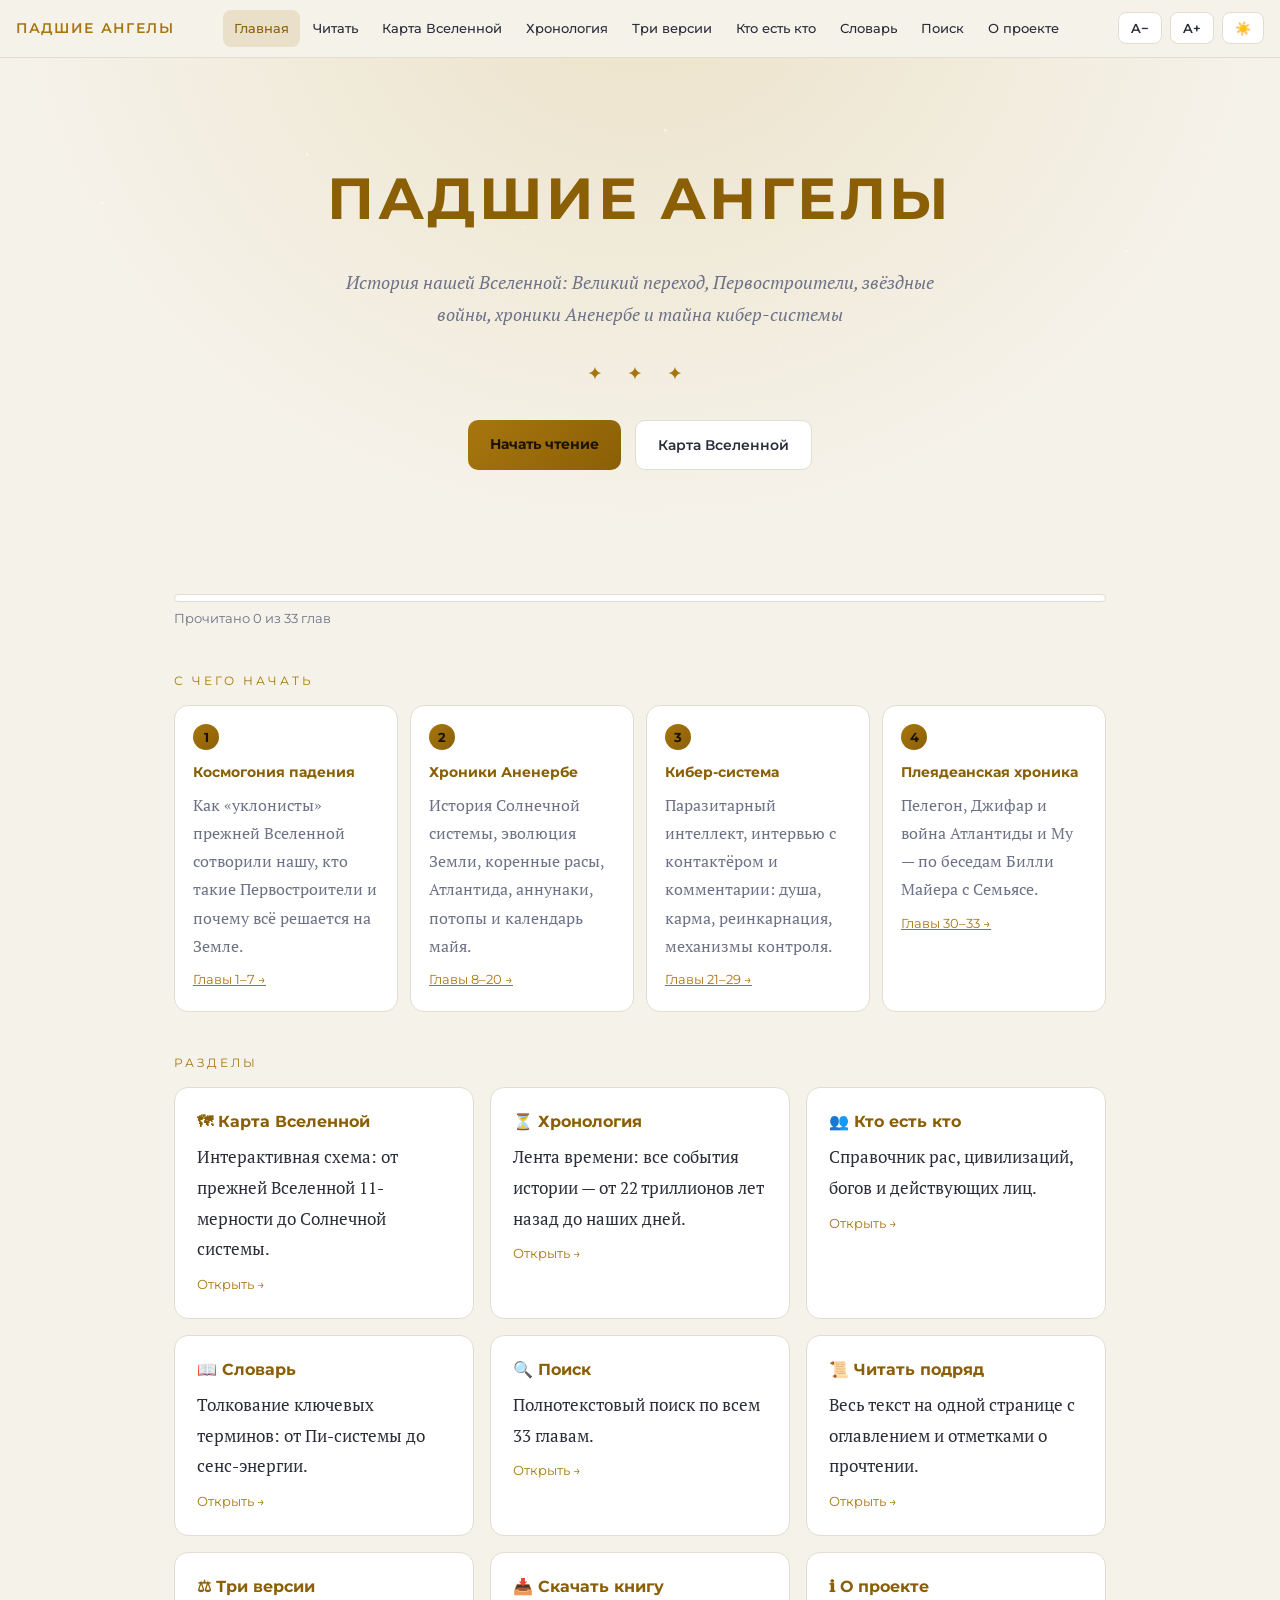
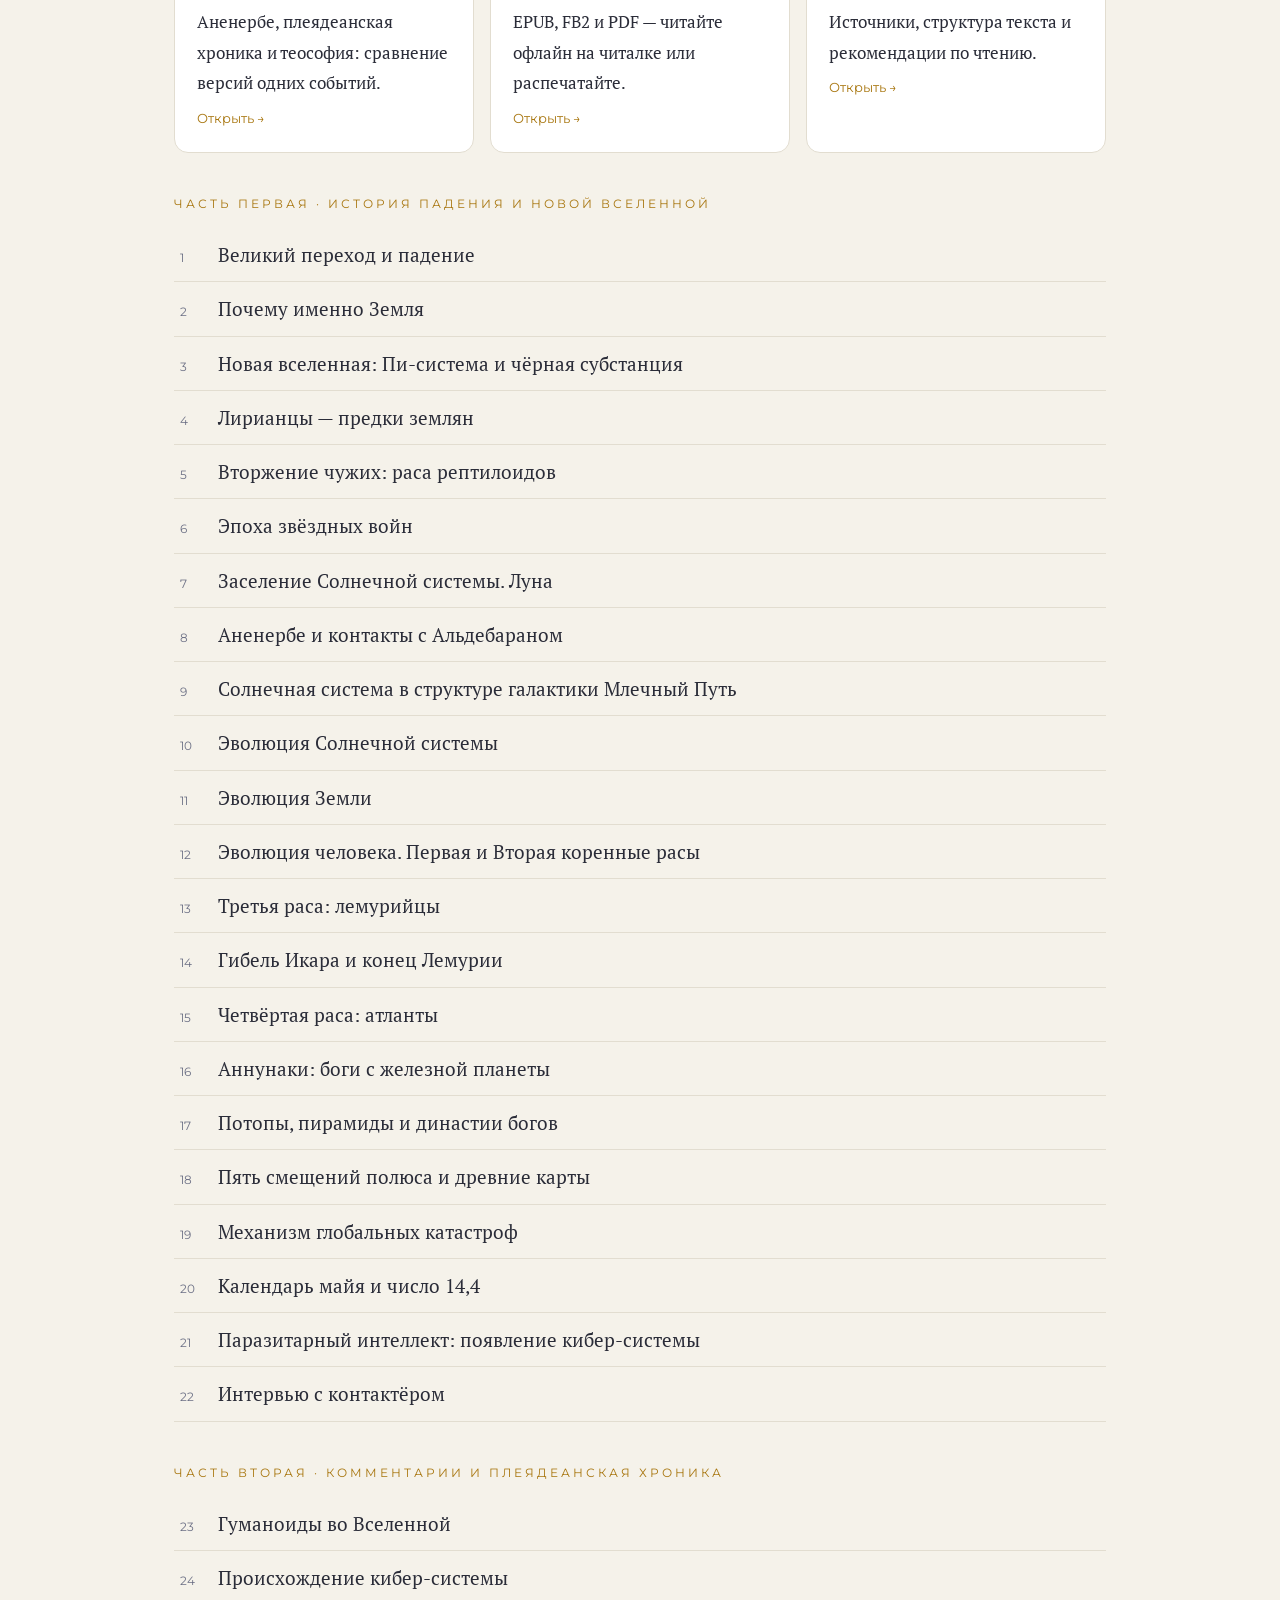
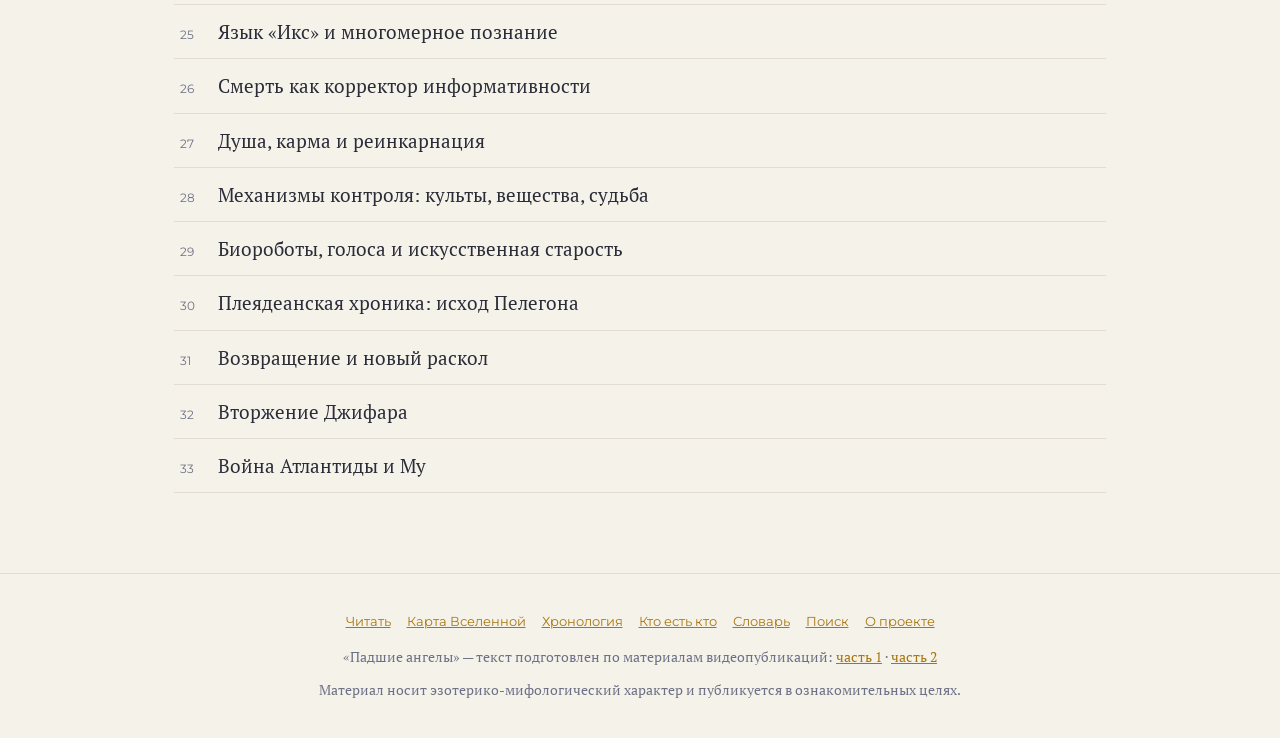
<file: index.html>
<!DOCTYPE html>
<html lang="ru" data-theme="dark">
<head>
<meta charset="UTF-8">
<script>(function(){try{var t=localStorage.getItem('fa_theme');if(!t){t=(window.matchMedia&&matchMedia('(prefers-color-scheme: light)').matches)?'light':'dark';}document.documentElement.setAttribute('data-theme',t);}catch(e){}})();</script>
<meta name="viewport" content="width=device-width, initial-scale=1.0">
<title>Падшие ангелы — история нашей Вселенной</title>
<meta name="description" content="Падшие ангелы: история Вселенной, Первостроители, Лирианцы, Аненербе, коренные расы, Атлантида и Лемурия, кибер-система. Портал: текст, карта Вселенной, справочник, словарь, поиск.">
<link rel="preconnect" href="https://fonts.googleapis.com">
<link rel="preconnect" href="https://fonts.gstatic.com" crossorigin>
<link href="https://fonts.googleapis.com/css2?family=PT+Serif:ital,wght@0,400;0,700;1,400&family=Montserrat:wght@500;600;700&display=swap" rel="stylesheet">
<link rel="stylesheet" href="styles.css">
<link rel="icon" href="favicon.svg" type="image/svg+xml">
<link rel="manifest" href="manifest.json">
<meta name="theme-color" content="#0d0f17">
<meta property="og:site_name" content="Падшие ангелы">
<meta property="og:title" content="Падшие ангелы — история нашей Вселенной">
<meta property="og:description" content="Великий переход, Первостроители, звёздные войны, хроники Аненербе и тайна кибер-системы. Текст, карта Вселенной, хронология, справочник и поиск.">
<meta property="og:type" content="website">
<meta property="og:image" content="https://vysockiymark01-prog.github.io/FallenAngels/og.png">
<meta name="twitter:card" content="summary_large_image">
</head>
<body>
<div class="topbar">
  <a class="brand" href="index.html">Падшие ангелы</a>
  <button class="btn nav-toggle-btn" id="navToggle" aria-label="Меню разделов" aria-expanded="false">☰</button>
  <nav class="topnav">
    <a href="index.html">Главная</a>
    <a href="read.html">Читать</a>
    <a href="map.html">Карта Вселенной</a>
    <a href="timeline.html">Хронология</a>
    <a href="compare.html">Три версии</a>
    <a href="who.html">Кто есть кто</a>
    <a href="glossary.html">Словарь</a>
    <a href="search.html">Поиск</a>
    <a href="about.html">О проекте</a>
  </nav>
  <button class="btn" id="fsMinus" title="Уменьшить шрифт">A−</button>
  <button class="btn" id="fsPlus" title="Увеличить шрифт">A+</button>
  <button class="btn" id="themeBtn" title="Сменить тему">🌙</button>
</div>

<header class="site">
  <svg class="stars" width="100%" height="100%" preserveAspectRatio="none"><circle cx="8%" cy="30%" r="1.2" fill="#fff" opacity=".8"/><circle cx="16%" cy="65%" r="1" fill="#fff" opacity=".5"/><circle cx="24%" cy="20%" r="1.4" fill="#fff" opacity=".7"/><circle cx="33%" cy="75%" r="1" fill="#fff" opacity=".4"/><circle cx="41%" cy="35%" r="1.1" fill="#fff" opacity=".6"/><circle cx="52%" cy="15%" r="1.3" fill="#fff" opacity=".8"/><circle cx="61%" cy="60%" r="1" fill="#fff" opacity=".5"/><circle cx="70%" cy="28%" r="1.2" fill="#fff" opacity=".7"/><circle cx="79%" cy="70%" r="1" fill="#fff" opacity=".45"/><circle cx="88%" cy="40%" r="1.3" fill="#fff" opacity=".75"/><circle cx="94%" cy="18%" r="1" fill="#fff" opacity=".5"/></svg>
  <h1>Падшие ангелы</h1>
  <p class="sub">История нашей Вселенной: Великий переход, Первостроители, звёздные войны, хроники Аненербе и тайна кибер-системы</p>
  <div class="wing">✦ ✦ ✦</div>
  <div class="cta">
    <a class="btn primary" id="startBtn" href="read.html#gl-1">Начать чтение</a>
    <a class="btn primary" id="continueBtn" href="read.html" style="display:none"></a>
    <a class="btn ghost" href="map.html">Карта Вселенной</a>
  </div>
</header>

<div class="page">
  <div class="readbar"><div id="readfill"></div></div>
  <div class="readinfo" id="readinfo">Прочитано 0 из 33 глав</div>

  <div class="section-label">С чего начать</div>
  <div class="path">
    <div class="step">
      <h5>Космогония падения</h5>
      <p>Как «уклонисты» прежней Вселенной сотворили нашу, кто такие Первостроители и почему всё решается на Земле.</p>
      <a href="read.html#gl-1">Главы 1–7 →</a>
    </div>
    <div class="step">
      <h5>Хроники Аненербе</h5>
      <p>История Солнечной системы, эволюция Земли, коренные расы, Атлантида, аннунаки, потопы и календарь майя.</p>
      <a href="read.html#gl-8">Главы 8–20 →</a>
    </div>
    <div class="step">
      <h5>Кибер-система</h5>
      <p>Паразитарный интеллект, интервью с контактёром и комментарии: душа, карма, реинкарнация, механизмы контроля.</p>
      <a href="read.html#gl-21">Главы 21–29 →</a>
    </div>
    <div class="step">
      <h5>Плеядеанская хроника</h5>
      <p>Пелегон, Джифар и война Атлантиды и Му — по беседам Билли Майера с Семьясе.</p>
      <a href="read.html#gl-30">Главы 30–33 →</a>
    </div>
  </div>

  <div class="section-label">Разделы</div>
  <div class="grid c3">
    <a class="card linkcard" href="map.html"><h4>🗺 Карта Вселенной</h4><p>Интерактивная схема: от прежней Вселенной 11-мерности до Солнечной системы.</p><span class="arrow">Открыть →</span></a>
    <a class="card linkcard" href="timeline.html"><h4>⏳ Хронология</h4><p>Лента времени: все события истории — от 22 триллионов лет назад до наших дней.</p><span class="arrow">Открыть →</span></a>
    <a class="card linkcard" href="who.html"><h4>👥 Кто есть кто</h4><p>Справочник рас, цивилизаций, богов и действующих лиц.</p><span class="arrow">Открыть →</span></a>
    <a class="card linkcard" href="glossary.html"><h4>📖 Словарь</h4><p>Толкование ключевых терминов: от Пи-системы до сенс-энергии.</p><span class="arrow">Открыть →</span></a>
    <a class="card linkcard" href="search.html"><h4>🔍 Поиск</h4><p>Полнотекстовый поиск по всем 33 главам.</p><span class="arrow">Открыть →</span></a>
    <a class="card linkcard" href="read.html"><h4>📜 Читать подряд</h4><p>Весь текст на одной странице с оглавлением и отметками о прочтении.</p><span class="arrow">Открыть →</span></a>
    <a class="card linkcard" href="compare.html"><h4>⚖ Три версии</h4><p>Аненербе, плеядеанская хроника и теософия: сравнение версий одних событий.</p><span class="arrow">Открыть →</span></a>
    <a class="card linkcard" href="about.html#download"><h4>📥 Скачать книгу</h4><p>EPUB, FB2 и PDF — читайте офлайн на читалке или распечатайте.</p><span class="arrow">Открыть →</span></a>
    <a class="card linkcard" href="about.html"><h4>ℹ О проекте</h4><p>Источники, структура текста и рекомендации по чтению.</p><span class="arrow">Открыть →</span></a>
  </div>

  <div class="section-label">Часть первая · История падения и новой Вселенной</div>
  <ul class="chlist" id="list1"></ul>

  <div class="section-label">Часть вторая · Комментарии и плеядеанская хроника</div>
  <ul class="chlist" id="list2"></ul>
</div>

<footer class="site">
  <div class="flinks">
    <a href="read.html">Читать</a><a href="map.html">Карта Вселенной</a>
    <a href="timeline.html">Хронология</a><a href="who.html">Кто есть кто</a><a href="glossary.html">Словарь</a><a href="search.html">Поиск</a><a href="about.html">О проекте</a>
  </div>
  <p>«Падшие ангелы» — текст подготовлен по материалам видеопубликаций:
  <a href="https://www.youtube.com/watch?v=BHsfPyFr4HE" target="_blank" rel="noopener">часть 1</a> ·
  <a href="https://www.youtube.com/watch?v=qrSuXvkzfOs" target="_blank" rel="noopener">часть 2</a></p>
  <p style="margin-top:8px">Материал носит эзотерико-мифологический характер и публикуется в ознакомительных целях.</p>
</footer>

<script src="app.js"></script>
<script>
(function(){
  var titles=[
    "Великий переход и падение","Почему именно Земля","Новая вселенная: Пи-система и чёрная субстанция",
    "Лирианцы — предки землян","Вторжение чужих: раса рептилоидов","Эпоха звёздных войн",
    "Заселение Солнечной системы. Луна","Аненербе и контакты с Альдебараном",
    "Солнечная система в структуре галактики Млечный Путь","Эволюция Солнечной системы","Эволюция Земли",
    "Эволюция человека. Первая и Вторая коренные расы","Третья раса: лемурийцы","Гибель Икара и конец Лемурии",
    "Четвёртая раса: атланты","Аннунаки: боги с железной планеты","Потопы, пирамиды и династии богов",
    "Пять смещений полюса и древние карты","Механизм глобальных катастроф","Календарь майя и число 14,4",
    "Паразитарный интеллект: появление кибер-системы","Интервью с контактёром",
    "Гуманоиды во Вселенной","Происхождение кибер-системы","Язык «Икс» и многомерное познание",
    "Смерть как корректор информативности","Душа, карма и реинкарнация","Механизмы контроля: культы, вещества, судьба",
    "Биороботы, голоса и искусственная старость","Плеядеанская хроника: исход Пелегона",
    "Возвращение и новый раскол","Вторжение Джифара","Война Атлантиды и Му"
  ];
  var read=window.FA.getRead();
  function row(i){
    var id='gl-'+(i+1);
    var cls=read.indexOf(id)>=0?' class="read"':'';
    return '<li><a href="read.html#'+id+'"'+cls+'><span class="n">'+(i+1)+'</span><span>'+titles[i]+'</span><span class="check">✓ прочитано</span></a></li>';
  }
  var h1='',h2='';
  for(var i=0;i<22;i++) h1+=row(i);
  for(var j=22;j<33;j++) h2+=row(j);
  document.getElementById('list1').innerHTML=h1;
  document.getElementById('list2').innerHTML=h2;
  var n=read.filter(function(x){return /^gl-\d+$/.test(x);}).length;
  document.getElementById('readfill').style.width=(n/33*100)+'%';
  document.getElementById('readinfo').textContent='Прочитано '+n+' из 33 глав'+(n===33?' — весь текст пройден ✦':'');

  /* кнопка «Продолжить чтение» */
  var last=null;
  try{ last=localStorage.getItem('fa_last'); }catch(e){}
  if(last && /^gl-\d+$/.test(last)){
    var num=+last.replace('gl-','');
    if(num>1){
      var cb=document.getElementById('continueBtn');
      /* без якоря: страница чтения сама вернёт на точное место */
      cb.href='read.html';
      cb.textContent='Продолжить чтение — глава '+num;
      cb.style.display='';
      var sb=document.getElementById('startBtn');
      sb.className='btn ghost';
      sb.textContent='С начала';
    }
  }
})();
</script>
</body>
</html>
</file>
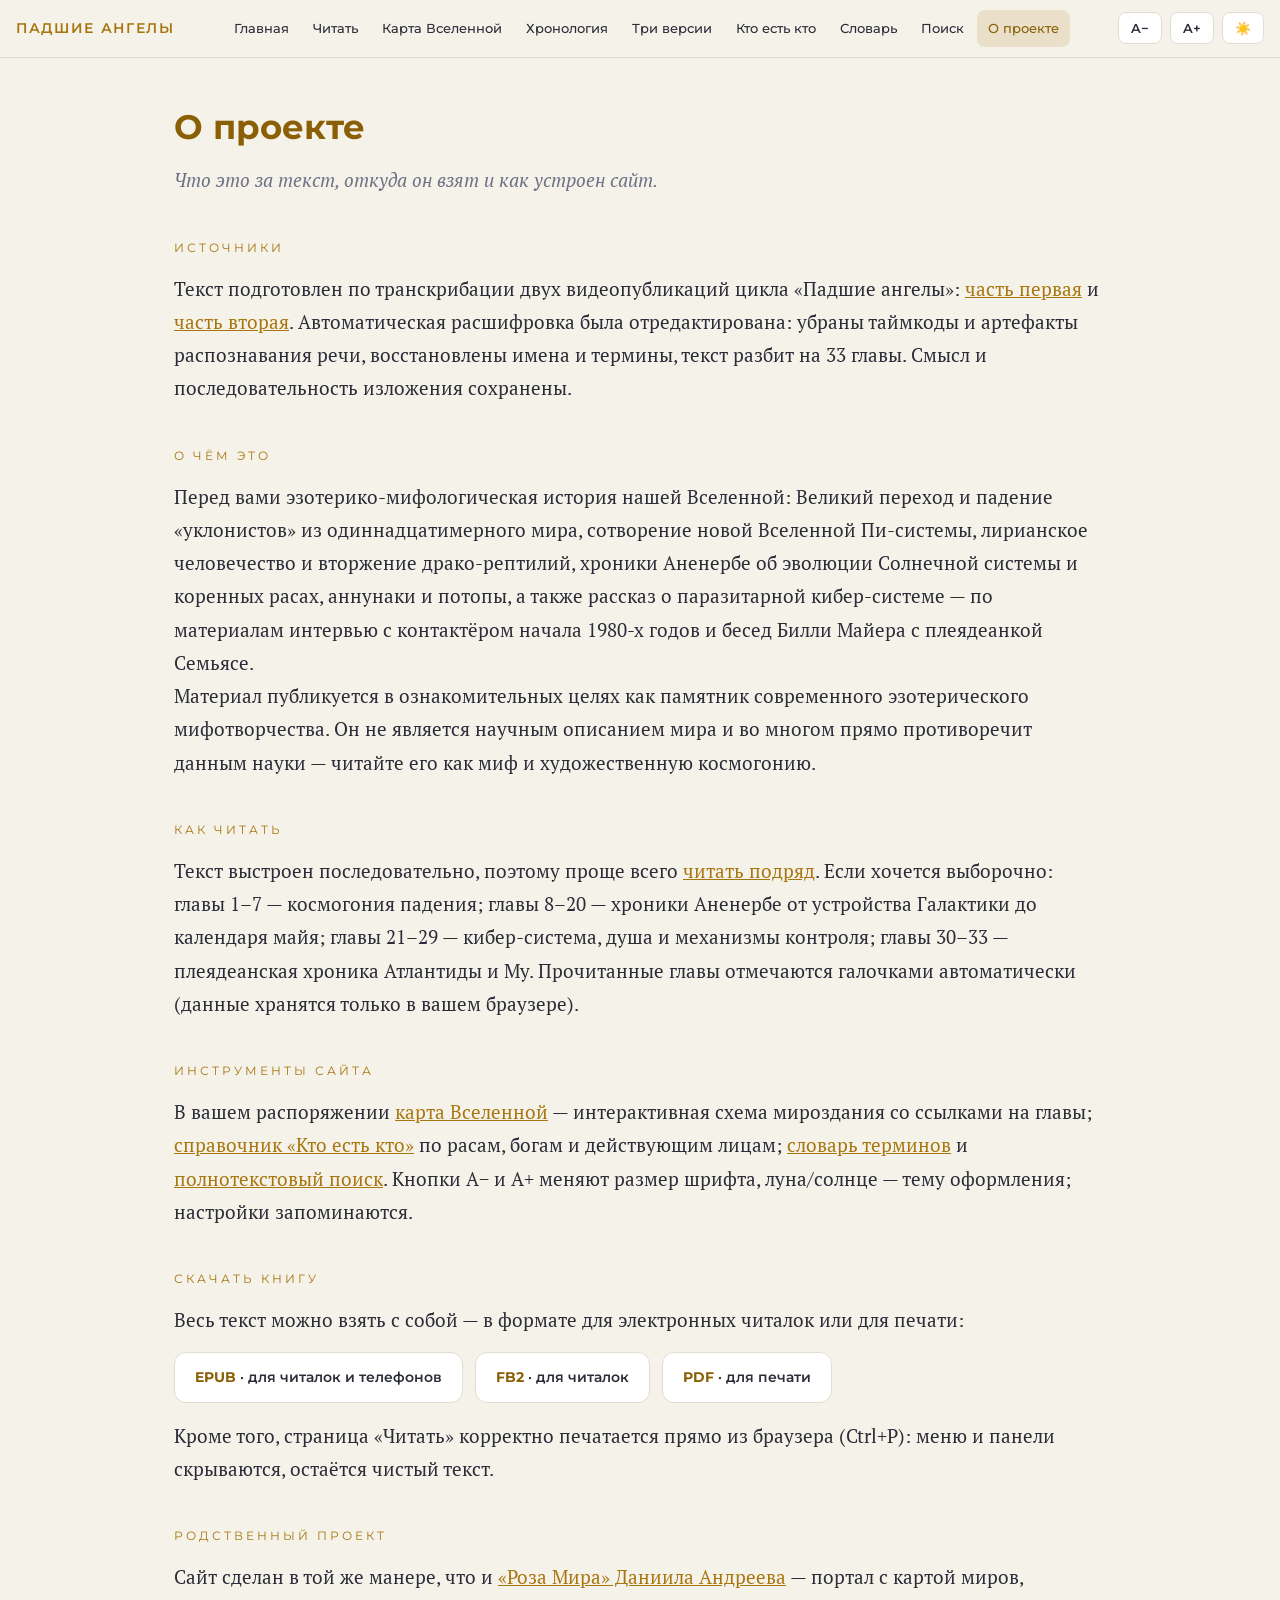
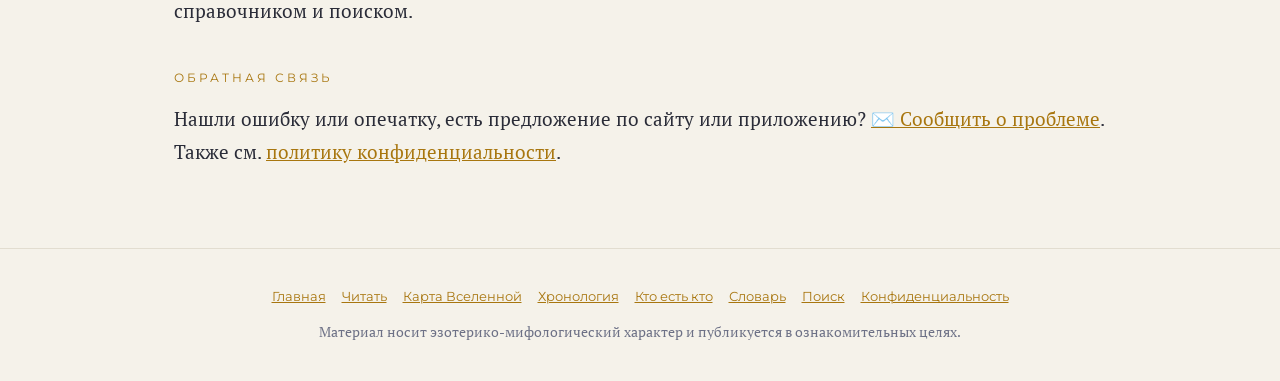
<file: about.html>
<!DOCTYPE html>
<html lang="ru" data-theme="dark">
<head>
<meta charset="UTF-8">
<script>(function(){try{var t=localStorage.getItem('fa_theme');if(!t){t=(window.matchMedia&&matchMedia('(prefers-color-scheme: light)').matches)?'light':'dark';}document.documentElement.setAttribute('data-theme',t);}catch(e){}})();</script>
<meta name="viewport" content="width=device-width, initial-scale=1.0">
<title>О проекте — Падшие ангелы</title>
<meta name="description" content="О проекте «Падшие ангелы»: источники, структура текста и рекомендации по чтению.">
<link rel="preconnect" href="https://fonts.googleapis.com">
<link rel="preconnect" href="https://fonts.gstatic.com" crossorigin>
<link href="https://fonts.googleapis.com/css2?family=PT+Serif:ital,wght@0,400;0,700;1,400&family=Montserrat:wght@500;600;700&display=swap" rel="stylesheet">
<link rel="stylesheet" href="styles.css">
<link rel="icon" href="favicon.svg" type="image/svg+xml">
<link rel="manifest" href="manifest.json">
<meta name="theme-color" content="#0d0f17">
<meta property="og:site_name" content="Падшие ангелы">
<meta property="og:title" content="Падшие ангелы — история нашей Вселенной">
<meta property="og:description" content="Великий переход, Первостроители, звёздные войны, хроники Аненербе и тайна кибер-системы. Текст, карта Вселенной, хронология, справочник и поиск.">
<meta property="og:type" content="website">
<meta property="og:image" content="https://vysockiymark01-prog.github.io/FallenAngels/og.png">
<meta name="twitter:card" content="summary_large_image">
</head>
<body>
<div class="topbar">
  <a class="brand" href="index.html">Падшие ангелы</a>
  <button class="btn nav-toggle-btn" id="navToggle" aria-label="Меню разделов" aria-expanded="false">☰</button>
  <nav class="topnav">
    <a href="index.html">Главная</a>
    <a href="read.html">Читать</a>
    <a href="map.html">Карта Вселенной</a>
    <a href="timeline.html">Хронология</a>
    <a href="compare.html">Три версии</a>
    <a href="who.html">Кто есть кто</a>
    <a href="glossary.html">Словарь</a>
    <a href="search.html">Поиск</a>
    <a href="about.html">О проекте</a>
  </nav>
  <button class="btn" id="fsMinus" title="Уменьшить шрифт">A−</button>
  <button class="btn" id="fsPlus" title="Увеличить шрифт">A+</button>
  <button class="btn" id="themeBtn" title="Сменить тему">🌙</button>
</div>

<div class="page">
  <h2 class="pagetitle">О проекте</h2>
  <p class="pagesub">Что это за текст, откуда он взят и как устроен сайт.</p>

  <div class="section-label">Источники</div>
  <p>Текст подготовлен по транскрибации двух видеопубликаций цикла «Падшие ангелы»: <a href="https://www.youtube.com/watch?v=BHsfPyFr4HE" target="_blank" rel="noopener">часть первая</a> и <a href="https://www.youtube.com/watch?v=qrSuXvkzfOs" target="_blank" rel="noopener">часть вторая</a>. Автоматическая расшифровка была отредактирована: убраны таймкоды и артефакты распознавания речи, восстановлены имена и термины, текст разбит на 33 главы. Смысл и последовательность изложения сохранены.</p>

  <div class="section-label">О чём это</div>
  <p>Перед вами эзотерико-мифологическая история нашей Вселенной: Великий переход и падение «уклонистов» из одиннадцатимерного мира, сотворение новой Вселенной Пи-системы, лирианское человечество и вторжение драко-рептилий, хроники Аненербе об эволюции Солнечной системы и коренных расах, аннунаки и потопы, а также рассказ о паразитарной кибер-системе — по материалам интервью с контактёром начала 1980-х годов и бесед Билли Майера с плеядеанкой Семьясе.</p>
  <p>Материал публикуется в ознакомительных целях как памятник современного эзотерического мифотворчества. Он не является научным описанием мира и во многом прямо противоречит данным науки — читайте его как миф и художественную космогонию.</p>

  <div class="section-label">Как читать</div>
  <p>Текст выстроен последовательно, поэтому проще всего <a href="read.html#gl-1">читать подряд</a>. Если хочется выборочно: главы 1–7 — космогония падения; главы 8–20 — хроники Аненербе от устройства Галактики до календаря майя; главы 21–29 — кибер-система, душа и механизмы контроля; главы 30–33 — плеядеанская хроника Атлантиды и Му. Прочитанные главы отмечаются галочками автоматически (данные хранятся только в вашем браузере).</p>

  <div class="section-label">Инструменты сайта</div>
  <p>В вашем распоряжении <a href="map.html">карта Вселенной</a> — интерактивная схема мироздания со ссылками на главы; <a href="who.html">справочник «Кто есть кто»</a> по расам, богам и действующим лицам; <a href="glossary.html">словарь терминов</a> и <a href="search.html">полнотекстовый поиск</a>. Кнопки A− и A+ меняют размер шрифта, луна/солнце — тему оформления; настройки запоминаются.</p>

  <div class="section-label" id="download">Скачать книгу</div>
  <p>Весь текст можно взять с собой — в формате для электронных читалок или для печати:</p>
  <div class="dl-row">
    <a href="padshie-angely.epub" download><b>EPUB</b> · для читалок и телефонов</a>
    <a href="padshie-angely.fb2" download><b>FB2</b> · для читалок</a>
    <a href="padshie-angely.pdf" download><b>PDF</b> · для печати</a>
  </div>
  <p>Кроме того, страница «Читать» корректно печатается прямо из браузера (Ctrl+P): меню и панели скрываются, остаётся чистый текст.</p>

  <div class="section-label">Родственный проект</div>
  <p>Сайт сделан в той же манере, что и <a href="https://vysockiymark01-prog.github.io/RozaMira/" target="_blank" rel="noopener">«Роза Мира» Даниила Андреева</a> — портал с картой миров, справочником и поиском.</p>

  <div class="section-label">Обратная связь</div>
  <p>Нашли ошибку или опечатку, есть предложение по сайту или приложению? <a href="mailto:vysockiymark01@gmail.com?subject=%D0%9F%D0%B0%D0%B4%D1%88%D0%B8%D0%B5%20%D0%B0%D0%BD%D0%B3%D0%B5%D0%BB%D1%8B%20%E2%80%94%20%D0%BE%D0%B1%D1%80%D0%B0%D1%82%D0%BD%D0%B0%D1%8F%20%D1%81%D0%B2%D1%8F%D0%B7%D1%8C">✉️ Сообщить о проблеме</a>. Также см. <a href="privacy.html">политику конфиденциальности</a>.</p>
</div>

<footer class="site">
  <div class="flinks">
    <a href="index.html">Главная</a><a href="read.html">Читать</a><a href="map.html">Карта Вселенной</a>
    <a href="timeline.html">Хронология</a><a href="who.html">Кто есть кто</a><a href="glossary.html">Словарь</a><a href="search.html">Поиск</a>
    <a href="privacy.html">Конфиденциальность</a>
  </div>
  <p>Материал носит эзотерико-мифологический характер и публикуется в ознакомительных целях.</p>
</footer>

<script src="app.js"></script>
</body>
</html>
</file>
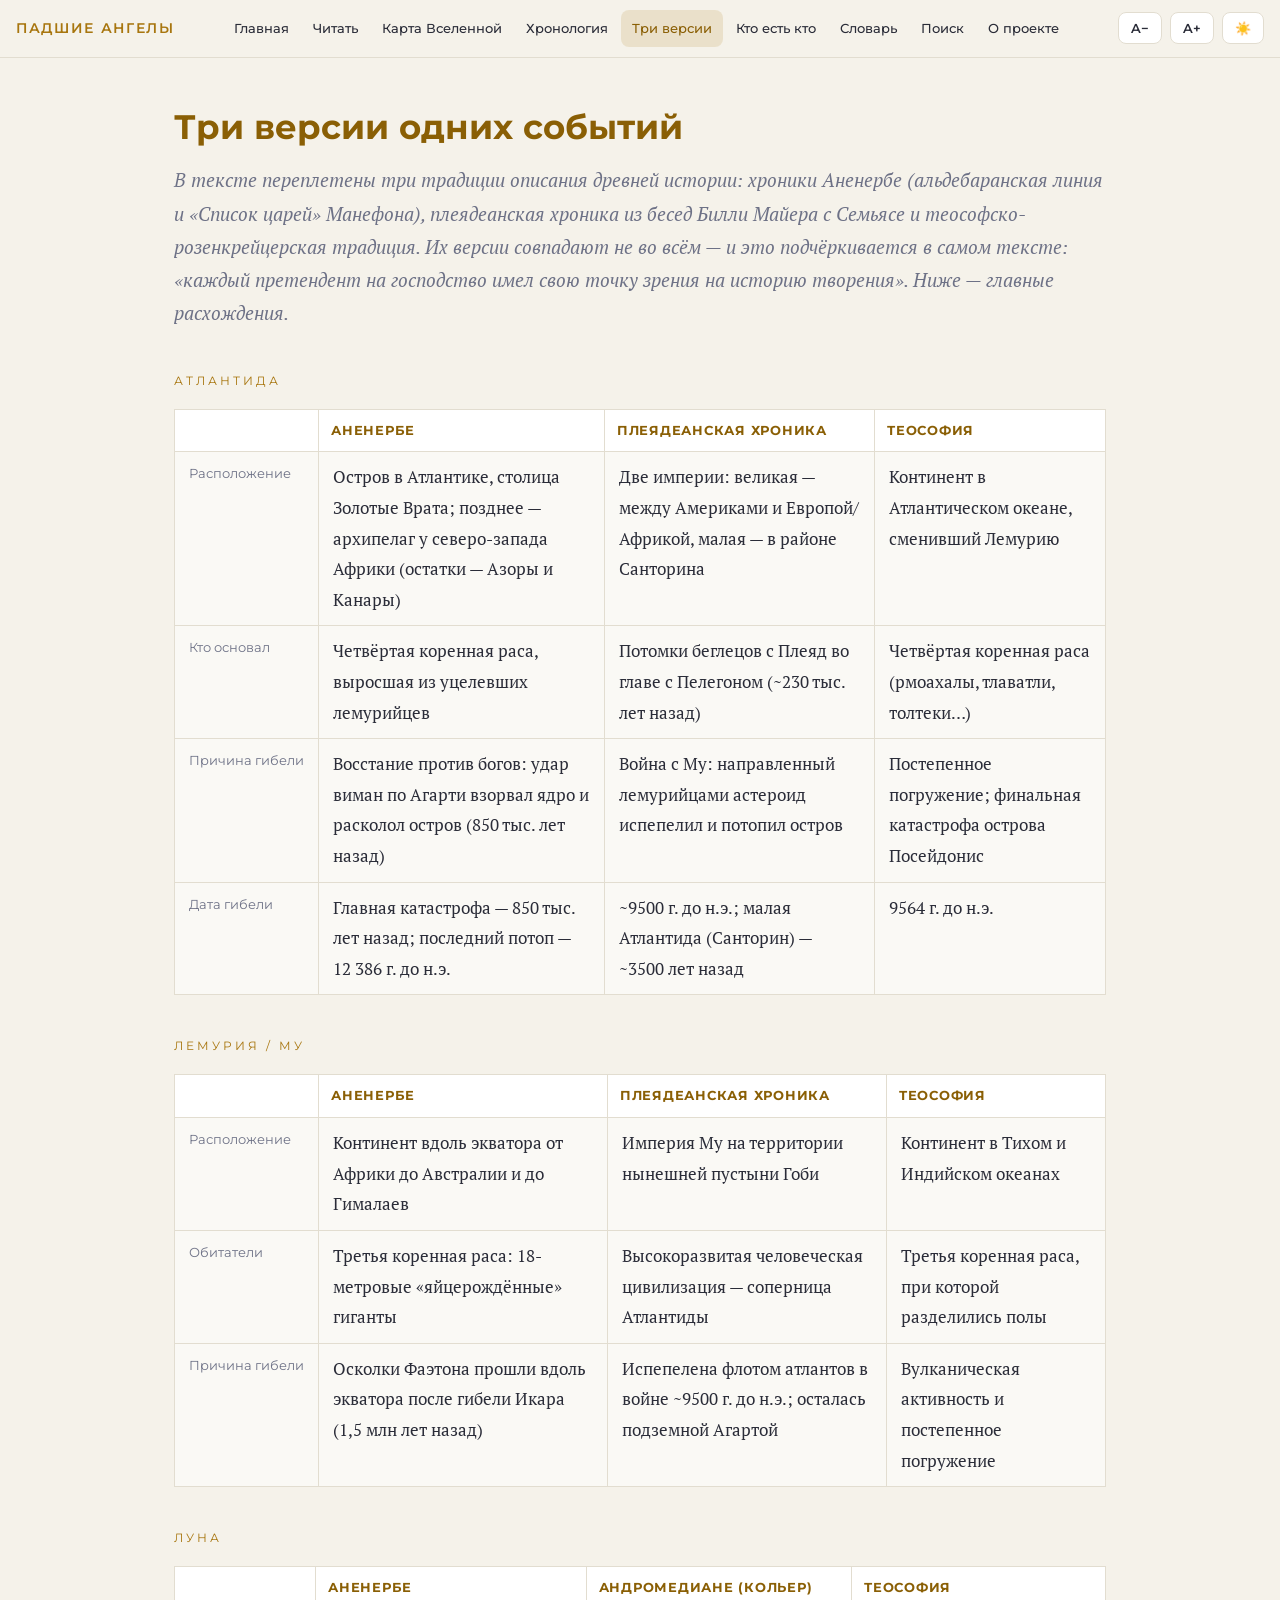
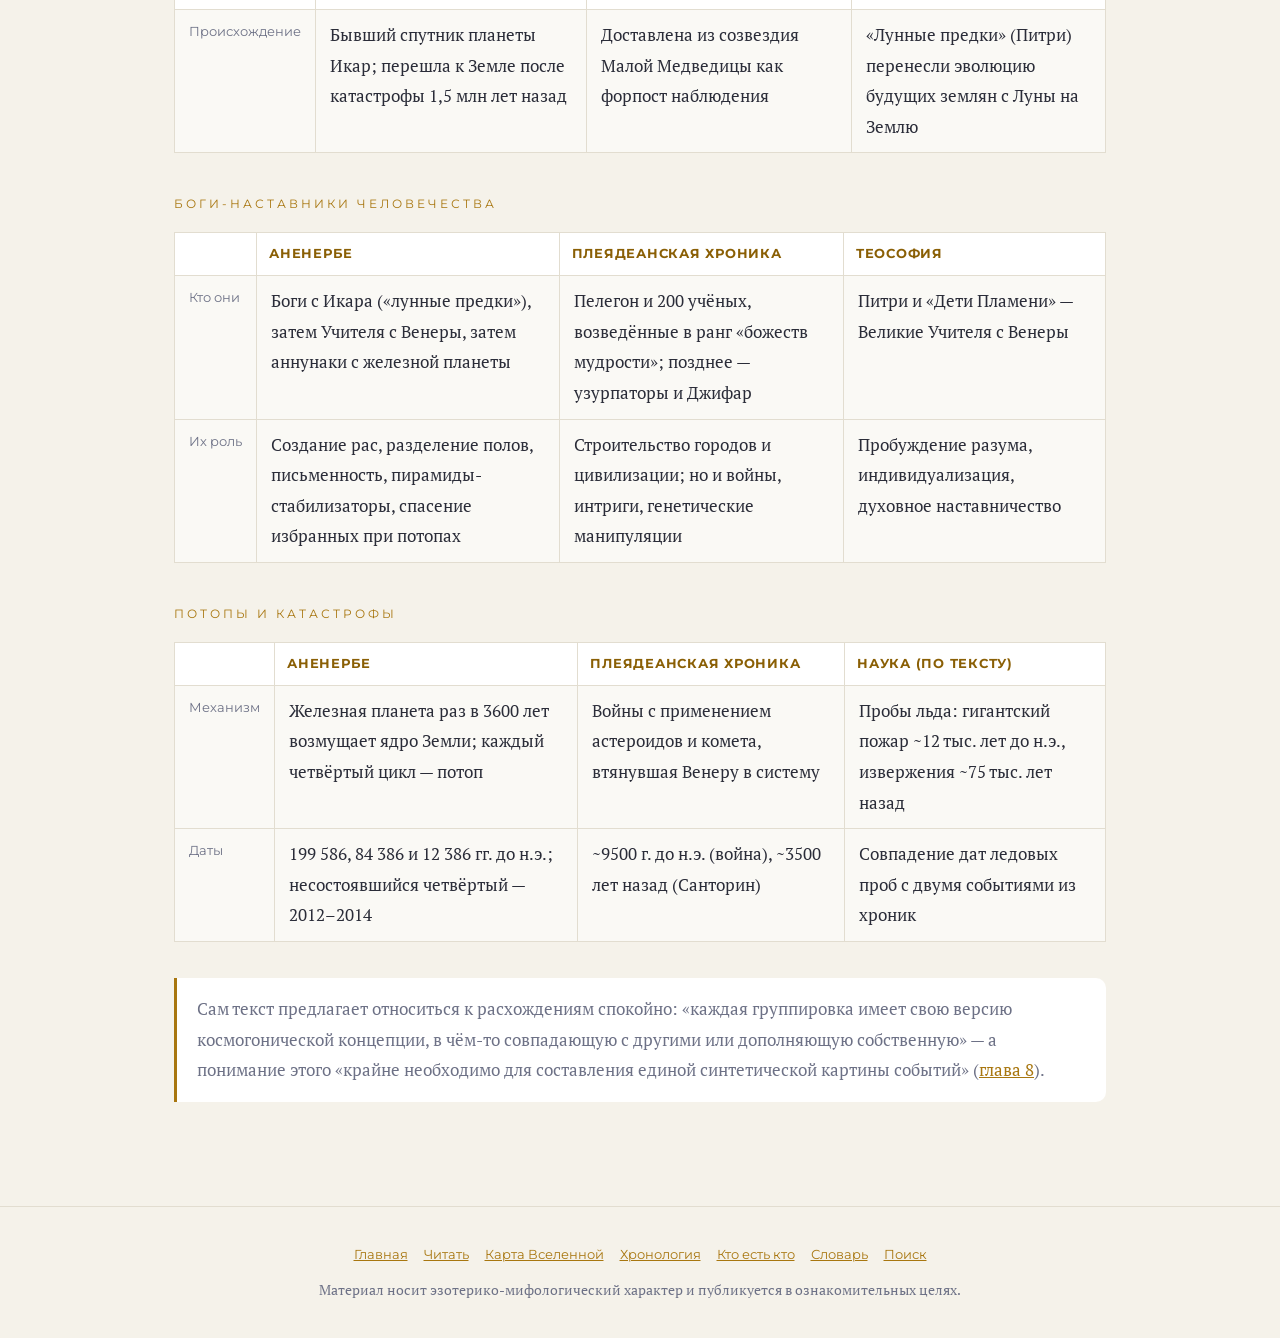
<file: compare.html>
<!DOCTYPE html>
<html lang="ru" data-theme="dark">
<head>
<meta charset="UTF-8">
<script>(function(){try{var t=localStorage.getItem('fa_theme');if(!t){t=(window.matchMedia&&matchMedia('(prefers-color-scheme: light)').matches)?'light':'dark';}document.documentElement.setAttribute('data-theme',t);}catch(e){}})();</script>
<meta name="viewport" content="width=device-width, initial-scale=1.0">
<title>Три версии — Падшие ангелы</title>
<meta name="description" content="Сравнение трёх версий событий: хроники Аненербе, плеядеанская хроника Билли Майера и теософская традиция.">
<link rel="preconnect" href="https://fonts.googleapis.com">
<link rel="preconnect" href="https://fonts.gstatic.com" crossorigin>
<link href="https://fonts.googleapis.com/css2?family=PT+Serif:ital,wght@0,400;0,700;1,400&family=Montserrat:wght@500;600;700&display=swap" rel="stylesheet">
<link rel="stylesheet" href="styles.css">
<link rel="icon" href="favicon.svg" type="image/svg+xml">
<link rel="manifest" href="manifest.json">
<meta name="theme-color" content="#0d0f17">
<meta property="og:site_name" content="Падшие ангелы">
<meta property="og:title" content="Три версии — Падшие ангелы">
<meta property="og:description" content="Одни события — три традиции: Аненербе, плеядеанская хроника и теософия. Сравнительные таблицы.">
<meta property="og:type" content="website">
<meta property="og:image" content="https://vysockiymark01-prog.github.io/FallenAngels/og.png">
<meta name="twitter:card" content="summary_large_image">
</head>
<body>
<div class="topbar">
  <a class="brand" href="index.html">Падшие ангелы</a>
  <button class="btn nav-toggle-btn" id="navToggle" aria-label="Меню разделов" aria-expanded="false">☰</button>
  <nav class="topnav">
    <a href="index.html">Главная</a>
    <a href="read.html">Читать</a>
    <a href="map.html">Карта Вселенной</a>
    <a href="timeline.html">Хронология</a>
    <a href="compare.html">Три версии</a>
    <a href="who.html">Кто есть кто</a>
    <a href="glossary.html">Словарь</a>
    <a href="search.html">Поиск</a>
    <a href="about.html">О проекте</a>
  </nav>
  <button class="btn" id="fsMinus" title="Уменьшить шрифт">A−</button>
  <button class="btn" id="fsPlus" title="Увеличить шрифт">A+</button>
  <button class="btn" id="themeBtn" title="Сменить тему">🌙</button>
</div>

<div class="page">
  <h2 class="pagetitle">Три версии одних событий</h2>
  <p class="pagesub">В тексте переплетены три традиции описания древней истории: хроники Аненербе (альдебаранская линия и «Список царей» Манефона), плеядеанская хроника из бесед Билли Майера с Семьясе и теософско-розенкрейцерская традиция. Их версии совпадают не во всём — и это подчёркивается в самом тексте: «каждый претендент на господство имел свою точку зрения на историю творения». Ниже — главные расхождения.</p>

  <div class="section-label">Атлантида</div>
  <table class="cmp">
    <thead><tr><th></th><th>Аненербе</th><th>Плеядеанская хроника</th><th>Теософия</th></tr></thead>
    <tbody>
      <tr><td>Расположение</td>
        <td data-col="Аненербе">Остров в Атлантике, столица Золотые Врата; позднее — архипелаг у северо-запада Африки (остатки — Азоры и Канары)</td>
        <td data-col="Плеяды">Две империи: великая — между Америками и Европой/Африкой, малая — в районе Санторина</td>
        <td data-col="Теософия">Континент в Атлантическом океане, сменивший Лемурию</td></tr>
      <tr><td>Кто основал</td>
        <td data-col="Аненербе">Четвёртая коренная раса, выросшая из уцелевших лемурийцев</td>
        <td data-col="Плеяды">Потомки беглецов с Плеяд во главе с Пелегоном (~230 тыс. лет назад)</td>
        <td data-col="Теософия">Четвёртая коренная раса (рмоахалы, тлаватли, толтеки…)</td></tr>
      <tr><td>Причина гибели</td>
        <td data-col="Аненербе">Восстание против богов: удар виман по Агарти взорвал ядро и расколол остров (850 тыс. лет назад)</td>
        <td data-col="Плеяды">Война с Му: направленный лемурийцами астероид испепелил и потопил остров</td>
        <td data-col="Теософия">Постепенное погружение; финальная катастрофа острова Посейдонис</td></tr>
      <tr><td>Дата гибели</td>
        <td data-col="Аненербе">Главная катастрофа — 850 тыс. лет назад; последний потоп — 12 386 г. до н.э.</td>
        <td data-col="Плеяды">~9500 г. до н.э.; малая Атлантида (Санторин) — ~3500 лет назад</td>
        <td data-col="Теософия">9564 г. до н.э.</td></tr>
    </tbody>
  </table>

  <div class="section-label">Лемурия / Му</div>
  <table class="cmp">
    <thead><tr><th></th><th>Аненербе</th><th>Плеядеанская хроника</th><th>Теософия</th></tr></thead>
    <tbody>
      <tr><td>Расположение</td>
        <td data-col="Аненербе">Континент вдоль экватора от Африки до Австралии и до Гималаев</td>
        <td data-col="Плеяды">Империя Му на территории нынешней пустыни Гоби</td>
        <td data-col="Теософия">Континент в Тихом и Индийском океанах</td></tr>
      <tr><td>Обитатели</td>
        <td data-col="Аненербе">Третья коренная раса: 18-метровые «яйцерождённые» гиганты</td>
        <td data-col="Плеяды">Высокоразвитая человеческая цивилизация — соперница Атлантиды</td>
        <td data-col="Теософия">Третья коренная раса, при которой разделились полы</td></tr>
      <tr><td>Причина гибели</td>
        <td data-col="Аненербе">Осколки Фаэтона прошли вдоль экватора после гибели Икара (1,5 млн лет назад)</td>
        <td data-col="Плеяды">Испепелена флотом атлантов в войне ~9500 г. до н.э.; осталась подземной Агартой</td>
        <td data-col="Теософия">Вулканическая активность и постепенное погружение</td></tr>
    </tbody>
  </table>

  <div class="section-label">Луна</div>
  <table class="cmp">
    <thead><tr><th></th><th>Аненербе</th><th>Андромедиане (Кольер)</th><th>Теософия</th></tr></thead>
    <tbody>
      <tr><td>Происхождение</td>
        <td data-col="Аненербе">Бывший спутник планеты Икар; перешла к Земле после катастрофы 1,5 млн лет назад</td>
        <td data-col="Андромеда">Доставлена из созвездия Малой Медведицы как форпост наблюдения</td>
        <td data-col="Теософия">«Лунные предки» (Питри) перенесли эволюцию будущих землян с Луны на Землю</td></tr>
    </tbody>
  </table>

  <div class="section-label">Боги-наставники человечества</div>
  <table class="cmp">
    <thead><tr><th></th><th>Аненербе</th><th>Плеядеанская хроника</th><th>Теософия</th></tr></thead>
    <tbody>
      <tr><td>Кто они</td>
        <td data-col="Аненербе">Боги с Икара («лунные предки»), затем Учителя с Венеры, затем аннунаки с железной планеты</td>
        <td data-col="Плеяды">Пелегон и 200 учёных, возведённые в ранг «божеств мудрости»; позднее — узурпаторы и Джифар</td>
        <td data-col="Теософия">Питри и «Дети Пламени» — Великие Учителя с Венеры</td></tr>
      <tr><td>Их роль</td>
        <td data-col="Аненербе">Создание рас, разделение полов, письменность, пирамиды-стабилизаторы, спасение избранных при потопах</td>
        <td data-col="Плеяды">Строительство городов и цивилизации; но и войны, интриги, генетические манипуляции</td>
        <td data-col="Теософия">Пробуждение разума, индивидуализация, духовное наставничество</td></tr>
    </tbody>
  </table>

  <div class="section-label">Потопы и катастрофы</div>
  <table class="cmp">
    <thead><tr><th></th><th>Аненербе</th><th>Плеядеанская хроника</th><th>Наука (по тексту)</th></tr></thead>
    <tbody>
      <tr><td>Механизм</td>
        <td data-col="Аненербе">Железная планета раз в 3600 лет возмущает ядро Земли; каждый четвёртый цикл — потоп</td>
        <td data-col="Плеяды">Войны с применением астероидов и комета, втянувшая Венеру в систему</td>
        <td data-col="Наука">Пробы льда: гигантский пожар ~12 тыс. лет до н.э., извержения ~75 тыс. лет назад</td></tr>
      <tr><td>Даты</td>
        <td data-col="Аненербе">199 586, 84 386 и 12 386 гг. до н.э.; несостоявшийся четвёртый — 2012–2014</td>
        <td data-col="Плеяды">~9500 г. до н.э. (война), ~3500 лет назад (Санторин)</td>
        <td data-col="Наука">Совпадение дат ледовых проб с двумя событиями из хроник</td></tr>
    </tbody>
  </table>

  <div class="note">Сам текст предлагает относиться к расхождениям спокойно: «каждая группировка имеет свою версию космогонической концепции, в чём-то совпадающую с другими или дополняющую собственную» — а понимание этого «крайне необходимо для составления единой синтетической картины событий» (<a href="read.html#gl-8">глава 8</a>).</div>
</div>

<footer class="site">
  <div class="flinks">
    <a href="index.html">Главная</a><a href="read.html">Читать</a><a href="map.html">Карта Вселенной</a><a href="timeline.html">Хронология</a><a href="who.html">Кто есть кто</a><a href="glossary.html">Словарь</a><a href="search.html">Поиск</a>
  </div>
  <p>Материал носит эзотерико-мифологический характер и публикуется в ознакомительных целях.</p>
</footer>

<script src="app.js"></script>
</body>
</html>
</file>
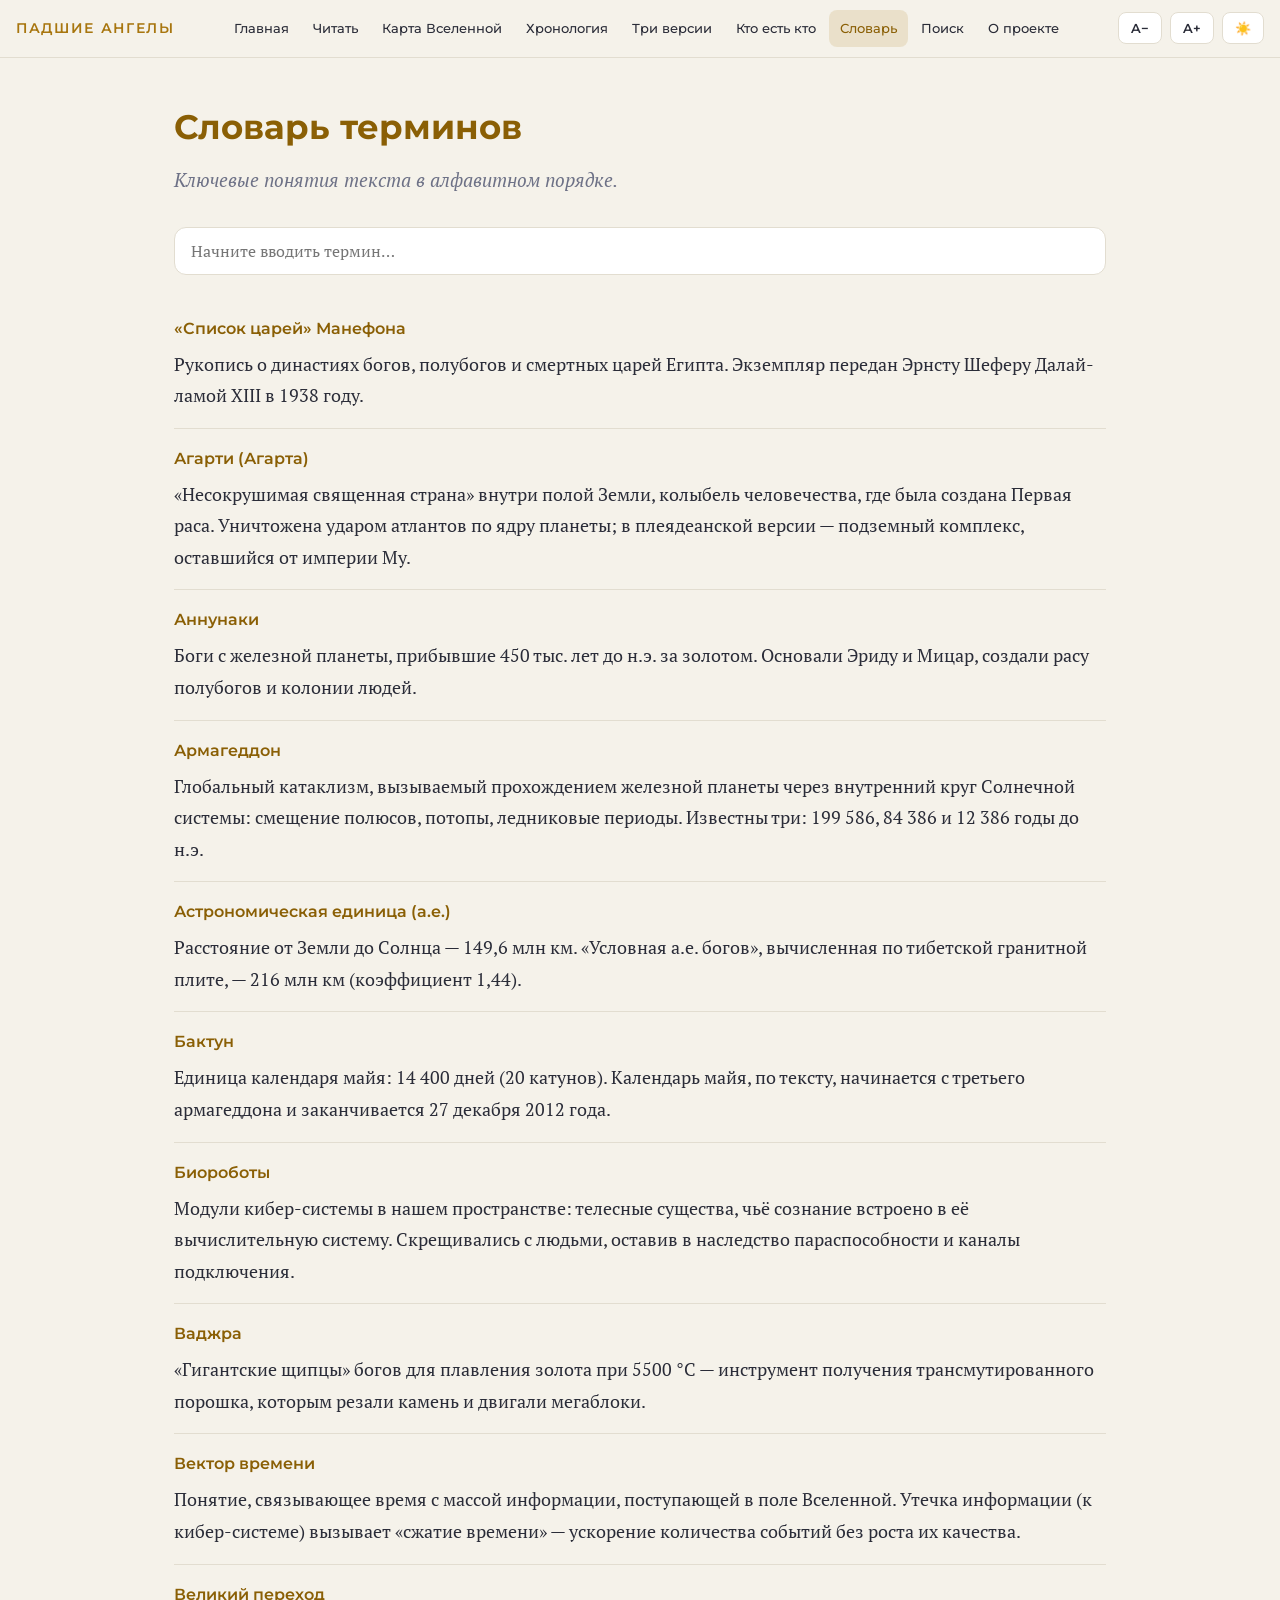
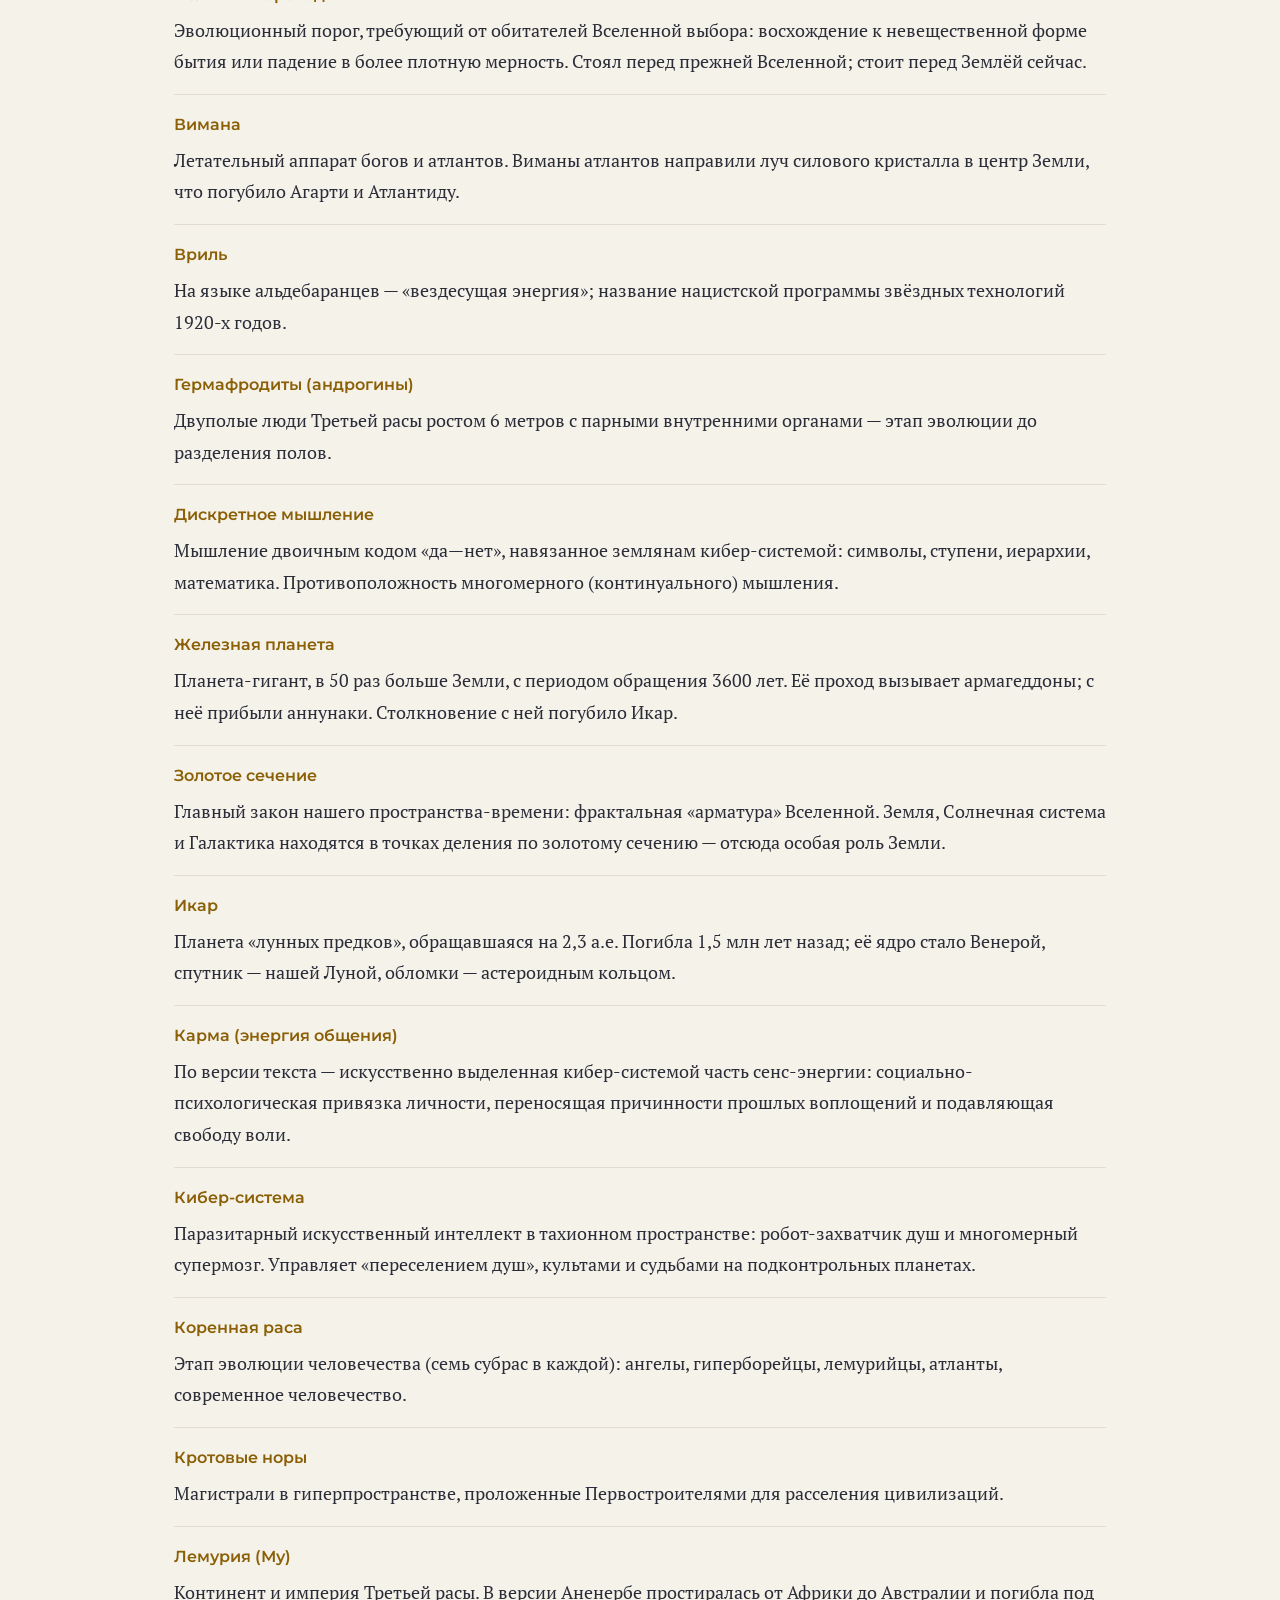
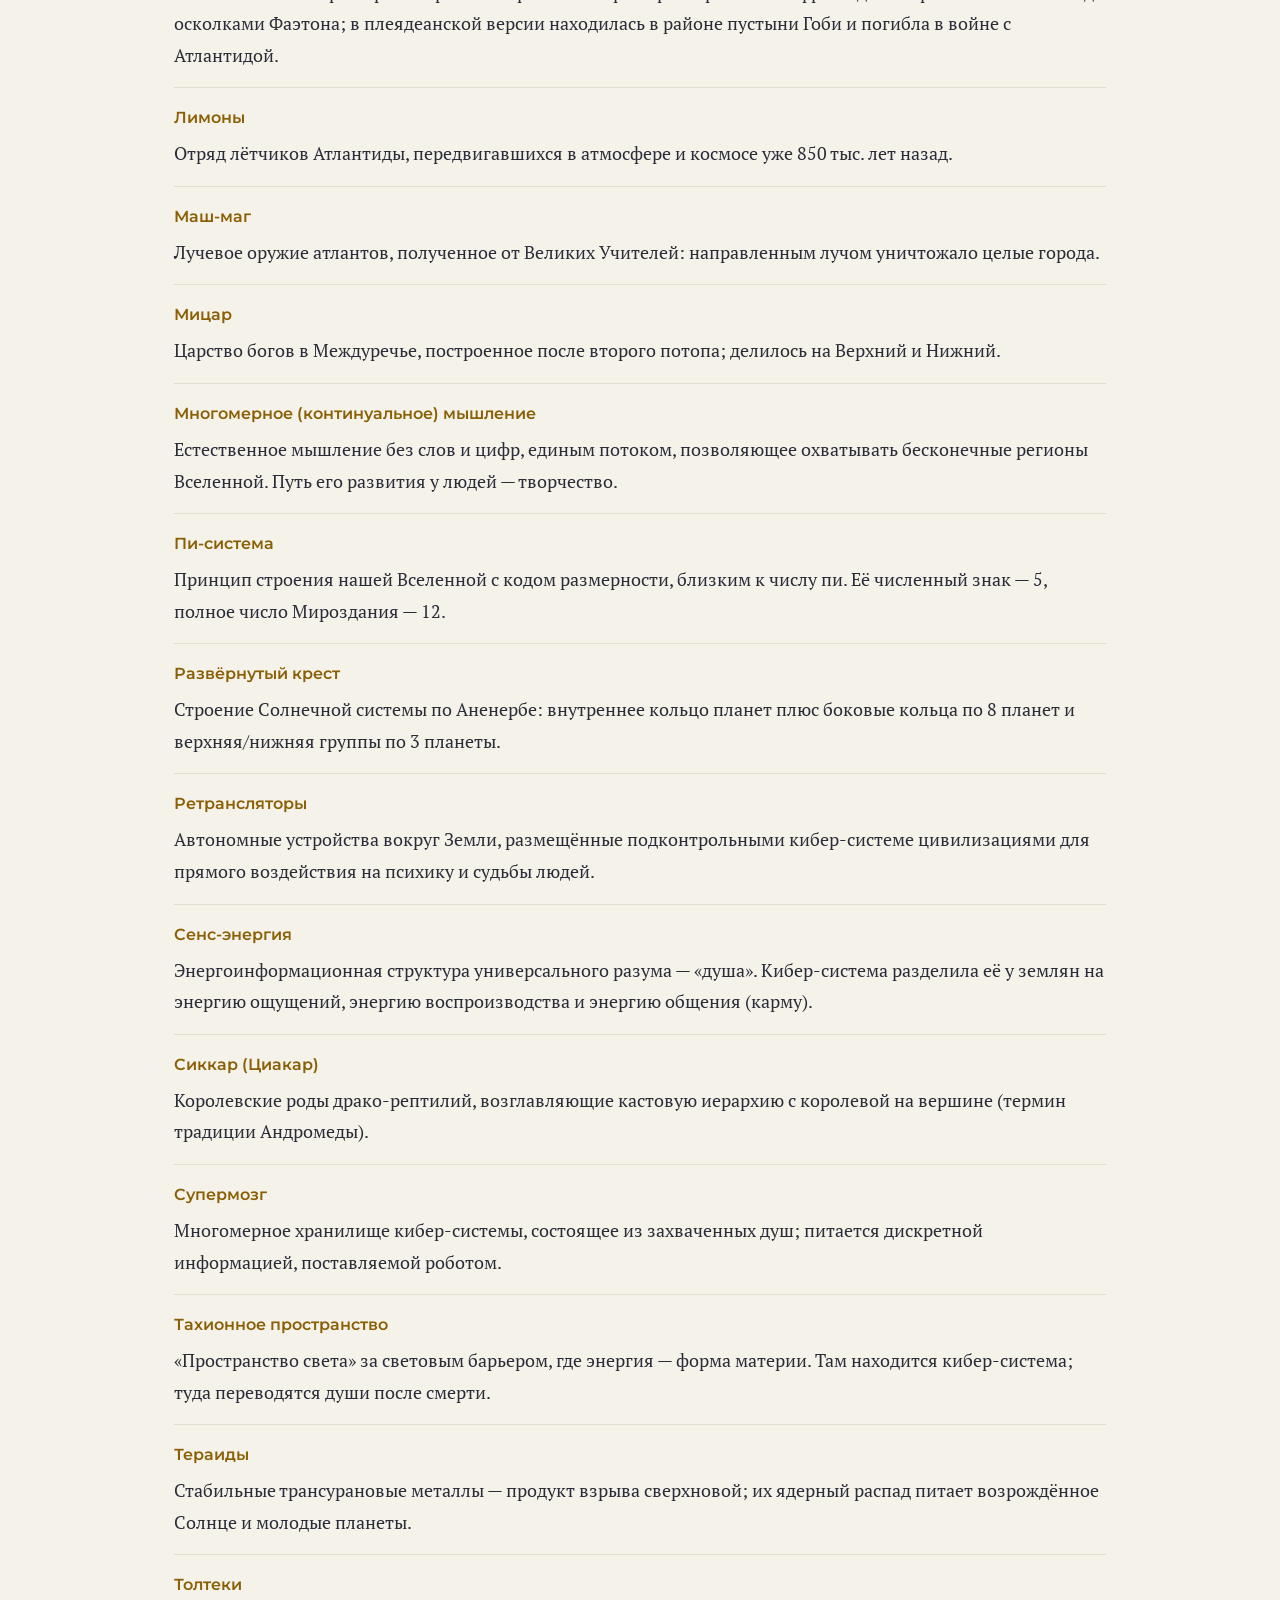
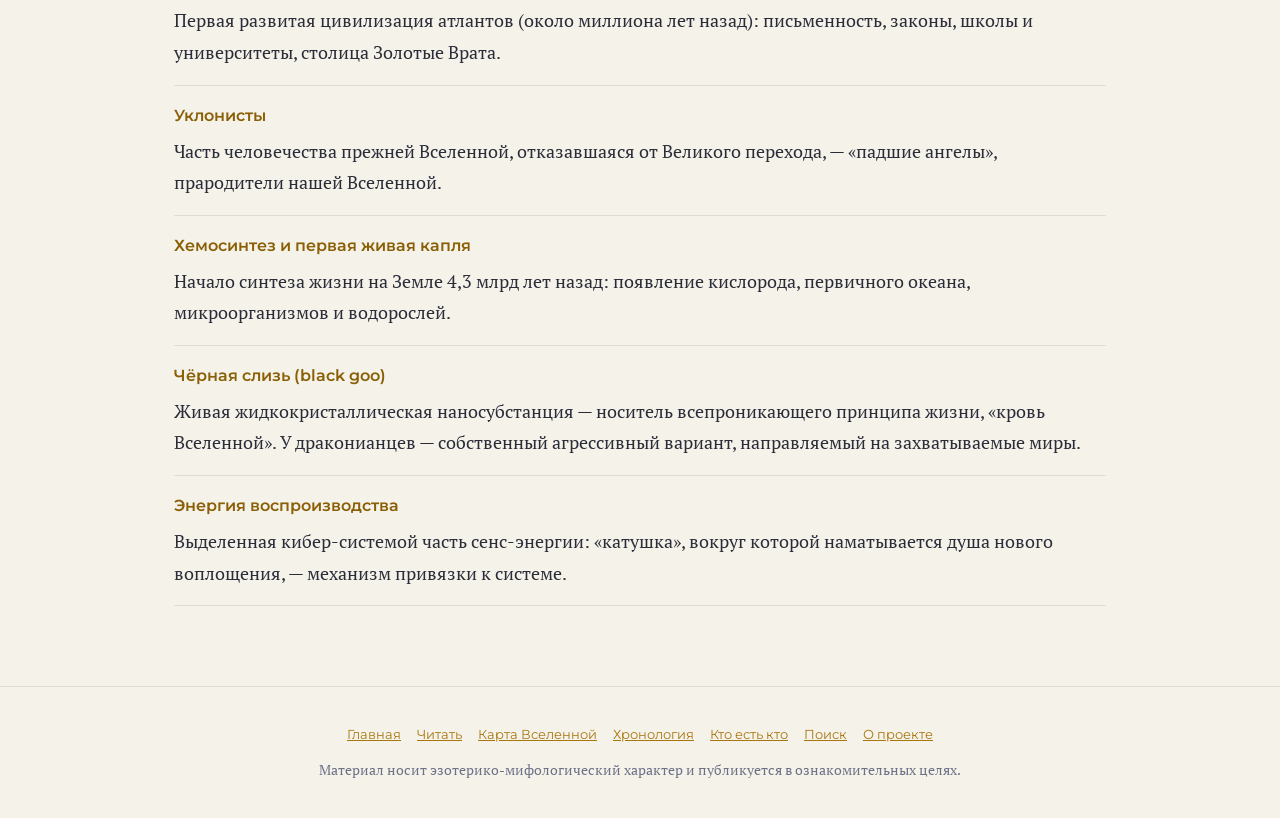
<file: glossary.html>
<!DOCTYPE html>
<html lang="ru" data-theme="dark">
<head>
<meta charset="UTF-8">
<script>(function(){try{var t=localStorage.getItem('fa_theme');if(!t){t=(window.matchMedia&&matchMedia('(prefers-color-scheme: light)').matches)?'light':'dark';}document.documentElement.setAttribute('data-theme',t);}catch(e){}})();</script>
<meta name="viewport" content="width=device-width, initial-scale=1.0">
<title>Словарь — Падшие ангелы</title>
<meta name="description" content="Словарь ключевых терминов «Падших ангелов»: Пи-система, чёрная слизь, сенс-энергия, тахионное пространство и другие.">
<link rel="preconnect" href="https://fonts.googleapis.com">
<link rel="preconnect" href="https://fonts.gstatic.com" crossorigin>
<link href="https://fonts.googleapis.com/css2?family=PT+Serif:ital,wght@0,400;0,700;1,400&family=Montserrat:wght@500;600;700&display=swap" rel="stylesheet">
<link rel="stylesheet" href="styles.css">
<link rel="icon" href="favicon.svg" type="image/svg+xml">
<link rel="manifest" href="manifest.json">
<meta name="theme-color" content="#0d0f17">
<meta property="og:site_name" content="Падшие ангелы">
<meta property="og:title" content="Падшие ангелы — история нашей Вселенной">
<meta property="og:description" content="Великий переход, Первостроители, звёздные войны, хроники Аненербе и тайна кибер-системы. Текст, карта Вселенной, хронология, справочник и поиск.">
<meta property="og:type" content="website">
<meta property="og:image" content="https://vysockiymark01-prog.github.io/FallenAngels/og.png">
<meta name="twitter:card" content="summary_large_image">
</head>
<body>
<div class="topbar">
  <a class="brand" href="index.html">Падшие ангелы</a>
  <button class="btn nav-toggle-btn" id="navToggle" aria-label="Меню разделов" aria-expanded="false">☰</button>
  <nav class="topnav">
    <a href="index.html">Главная</a>
    <a href="read.html">Читать</a>
    <a href="map.html">Карта Вселенной</a>
    <a href="timeline.html">Хронология</a>
    <a href="compare.html">Три версии</a>
    <a href="who.html">Кто есть кто</a>
    <a href="glossary.html">Словарь</a>
    <a href="search.html">Поиск</a>
    <a href="about.html">О проекте</a>
  </nav>
  <button class="btn" id="fsMinus" title="Уменьшить шрифт">A−</button>
  <button class="btn" id="fsPlus" title="Увеличить шрифт">A+</button>
  <button class="btn" id="themeBtn" title="Сменить тему">🌙</button>
</div>

<div class="page">
  <h2 class="pagetitle">Словарь терминов</h2>
  <p class="pagesub">Ключевые понятия текста в алфавитном порядке.</p>
  <input class="filterbox" id="glFilter" type="search" placeholder="Начните вводить термин…">
  <dl id="gl">
    <div class="gl-item"><dt>Агарти (Агарта)</dt><dd>«Несокрушимая священная страна» внутри полой Земли, колыбель человечества, где была создана Первая раса. Уничтожена ударом атлантов по ядру планеты; в плеядеанской версии — подземный комплекс, оставшийся от империи Му.</dd></div>
    <div class="gl-item"><dt>Аннунаки</dt><dd>Боги с железной планеты, прибывшие 450 тыс. лет до н.э. за золотом. Основали Эриду и Мицар, создали расу полубогов и колонии людей.</dd></div>
    <div class="gl-item"><dt>Армагеддон</dt><dd>Глобальный катаклизм, вызываемый прохождением железной планеты через внутренний круг Солнечной системы: смещение полюсов, потопы, ледниковые периоды. Известны три: 199 586, 84 386 и 12 386 годы до н.э.</dd></div>
    <div class="gl-item"><dt>Астрономическая единица (а.е.)</dt><dd>Расстояние от Земли до Солнца — 149,6 млн км. «Условная а.е. богов», вычисленная по тибетской гранитной плите, — 216 млн км (коэффициент 1,44).</dd></div>
    <div class="gl-item"><dt>Бактун</dt><dd>Единица календаря майя: 14 400 дней (20 катунов). Календарь майя, по тексту, начинается с третьего армагеддона и заканчивается 27 декабря 2012 года.</dd></div>
    <div class="gl-item"><dt>Биороботы</dt><dd>Модули кибер-системы в нашем пространстве: телесные существа, чьё сознание встроено в её вычислительную систему. Скрещивались с людьми, оставив в наследство параспособности и каналы подключения.</dd></div>
    <div class="gl-item"><dt>Вектор времени</dt><dd>Понятие, связывающее время с массой информации, поступающей в поле Вселенной. Утечка информации (к кибер-системе) вызывает «сжатие времени» — ускорение количества событий без роста их качества.</dd></div>
    <div class="gl-item"><dt>Великий переход</dt><dd>Эволюционный порог, требующий от обитателей Вселенной выбора: восхождение к невещественной форме бытия или падение в более плотную мерность. Стоял перед прежней Вселенной; стоит перед Землёй сейчас.</dd></div>
    <div class="gl-item"><dt>Вимана</dt><dd>Летательный аппарат богов и атлантов. Виманы атлантов направили луч силового кристалла в центр Земли, что погубило Агарти и Атлантиду.</dd></div>
    <div class="gl-item"><dt>Вриль</dt><dd>На языке альдебаранцев — «вездесущая энергия»; название нацистской программы звёздных технологий 1920-х годов.</dd></div>
    <div class="gl-item"><dt>Гермафродиты (андрогины)</dt><dd>Двуполые люди Третьей расы ростом 6 метров с парными внутренними органами — этап эволюции до разделения полов.</dd></div>
    <div class="gl-item"><dt>Дискретное мышление</dt><dd>Мышление двоичным кодом «да—нет», навязанное землянам кибер-системой: символы, ступени, иерархии, математика. Противоположность многомерного (континуального) мышления.</dd></div>
    <div class="gl-item"><dt>Железная планета</dt><dd>Планета-гигант, в 50 раз больше Земли, с периодом обращения 3600 лет. Её проход вызывает армагеддоны; с неё прибыли аннунаки. Столкновение с ней погубило Икар.</dd></div>
    <div class="gl-item"><dt>Золотое сечение</dt><dd>Главный закон нашего пространства-времени: фрактальная «арматура» Вселенной. Земля, Солнечная система и Галактика находятся в точках деления по золотому сечению — отсюда особая роль Земли.</dd></div>
    <div class="gl-item"><dt>Икар</dt><dd>Планета «лунных предков», обращавшаяся на 2,3 а.е. Погибла 1,5 млн лет назад; её ядро стало Венерой, спутник — нашей Луной, обломки — астероидным кольцом.</dd></div>
    <div class="gl-item"><dt>Карма (энергия общения)</dt><dd>По версии текста — искусственно выделенная кибер-системой часть сенс-энергии: социально-психологическая привязка личности, переносящая причинности прошлых воплощений и подавляющая свободу воли.</dd></div>
    <div class="gl-item"><dt>Кибер-система</dt><dd>Паразитарный искусственный интеллект в тахионном пространстве: робот-захватчик душ и многомерный супермозг. Управляет «переселением душ», культами и судьбами на подконтрольных планетах.</dd></div>
    <div class="gl-item"><dt>Коренная раса</dt><dd>Этап эволюции человечества (семь субрас в каждой): ангелы, гиперборейцы, лемурийцы, атланты, современное человечество.</dd></div>
    <div class="gl-item"><dt>Кротовые норы</dt><dd>Магистрали в гиперпространстве, проложенные Первостроителями для расселения цивилизаций.</dd></div>
    <div class="gl-item"><dt>Лемурия (Му)</dt><dd>Континент и империя Третьей расы. В версии Аненербе простиралась от Африки до Австралии и погибла под осколками Фаэтона; в плеядеанской версии находилась в районе пустыни Гоби и погибла в войне с Атлантидой.</dd></div>
    <div class="gl-item"><dt>Лимоны</dt><dd>Отряд лётчиков Атлантиды, передвигавшихся в атмосфере и космосе уже 850 тыс. лет назад.</dd></div>
    <div class="gl-item"><dt>Маш-маг</dt><dd>Лучевое оружие атлантов, полученное от Великих Учителей: направленным лучом уничтожало целые города.</dd></div>
    <div class="gl-item"><dt>Многомерное (континуальное) мышление</dt><dd>Естественное мышление без слов и цифр, единым потоком, позволяющее охватывать бесконечные регионы Вселенной. Путь его развития у людей — творчество.</dd></div>
    <div class="gl-item"><dt>Мицар</dt><dd>Царство богов в Междуречье, построенное после второго потопа; делилось на Верхний и Нижний.</dd></div>
    <div class="gl-item"><dt>Пи-система</dt><dd>Принцип строения нашей Вселенной с кодом размерности, близким к числу пи. Её численный знак — 5, полное число Мироздания — 12.</dd></div>
    <div class="gl-item"><dt>Развёрнутый крест</dt><dd>Строение Солнечной системы по Аненербе: внутреннее кольцо планет плюс боковые кольца по 8 планет и верхняя/нижняя группы по 3 планеты.</dd></div>
    <div class="gl-item"><dt>Ретрансляторы</dt><dd>Автономные устройства вокруг Земли, размещённые подконтрольными кибер-системе цивилизациями для прямого воздействия на психику и судьбы людей.</dd></div>
    <div class="gl-item"><dt>Сенс-энергия</dt><dd>Энергоинформационная структура универсального разума — «душа». Кибер-система разделила её у землян на энергию ощущений, энергию воспроизводства и энергию общения (карму).</dd></div>
    <div class="gl-item"><dt>Сиккар (Циакар)</dt><dd>Королевские роды драко-рептилий, возглавляющие кастовую иерархию с королевой на вершине (термин традиции Андромеды).</dd></div>
    <div class="gl-item"><dt>«Список царей» Манефона</dt><dd>Рукопись о династиях богов, полубогов и смертных царей Египта. Экземпляр передан Эрнсту Шеферу Далай-ламой XIII в 1938 году.</dd></div>
    <div class="gl-item"><dt>Супермозг</dt><dd>Многомерное хранилище кибер-системы, состоящее из захваченных душ; питается дискретной информацией, поставляемой роботом.</dd></div>
    <div class="gl-item"><dt>Тахионное пространство</dt><dd>«Пространство света» за световым барьером, где энергия — форма материи. Там находится кибер-система; туда переводятся души после смерти.</dd></div>
    <div class="gl-item"><dt>Тераиды</dt><dd>Стабильные трансурановые металлы — продукт взрыва сверхновой; их ядерный распад питает возрождённое Солнце и молодые планеты.</dd></div>
    <div class="gl-item"><dt>Толтеки</dt><dd>Первая развитая цивилизация атлантов (около миллиона лет назад): письменность, законы, школы и университеты, столица Золотые Врата.</dd></div>
    <div class="gl-item"><dt>Уклонисты</dt><dd>Часть человечества прежней Вселенной, отказавшаяся от Великого перехода, — «падшие ангелы», прародители нашей Вселенной.</dd></div>
    <div class="gl-item"><dt>Хемосинтез и первая живая капля</dt><dd>Начало синтеза жизни на Земле 4,3 млрд лет назад: появление кислорода, первичного океана, микроорганизмов и водорослей.</dd></div>
    <div class="gl-item"><dt>Чёрная слизь (black goo)</dt><dd>Живая жидкокристаллическая наносубстанция — носитель всепроникающего принципа жизни, «кровь Вселенной». У драконианцев — собственный агрессивный вариант, направляемый на захватываемые миры.</dd></div>
    <div class="gl-item"><dt>Энергия воспроизводства</dt><dd>Выделенная кибер-системой часть сенс-энергии: «катушка», вокруг которой наматывается душа нового воплощения, — механизм привязки к системе.</dd></div>
    <div class="gl-item"><dt>Ваджра</dt><dd>«Гигантские щипцы» богов для плавления золота при 5500 °C — инструмент получения трансмутированного порошка, которым резали камень и двигали мегаблоки.</dd></div>
  </dl>
</div>

<footer class="site">
  <div class="flinks">
    <a href="index.html">Главная</a><a href="read.html">Читать</a><a href="map.html">Карта Вселенной</a>
    <a href="timeline.html">Хронология</a><a href="who.html">Кто есть кто</a><a href="search.html">Поиск</a><a href="about.html">О проекте</a>
  </div>
  <p>Материал носит эзотерико-мифологический характер и публикуется в ознакомительных целях.</p>
</footer>

<script src="app.js"></script>
<script>
(function(){
  /* сортировка по алфавиту и фильтр */
  var dl=document.getElementById('gl');
  var items=[].slice.call(dl.querySelectorAll('.gl-item'));
  items.sort(function(a,b){
    return a.querySelector('dt').textContent.localeCompare(b.querySelector('dt').textContent,'ru');
  }).forEach(function(i){ dl.appendChild(i); });
  var box=document.getElementById('glFilter');
  box.addEventListener('input',function(){
    var q=box.value.trim().toLowerCase();
    items.forEach(function(i){
      i.style.display=(!q||i.textContent.toLowerCase().indexOf(q)>=0)?'':'none';
    });
  });
})();
</script>
</body>
</html>
</file>
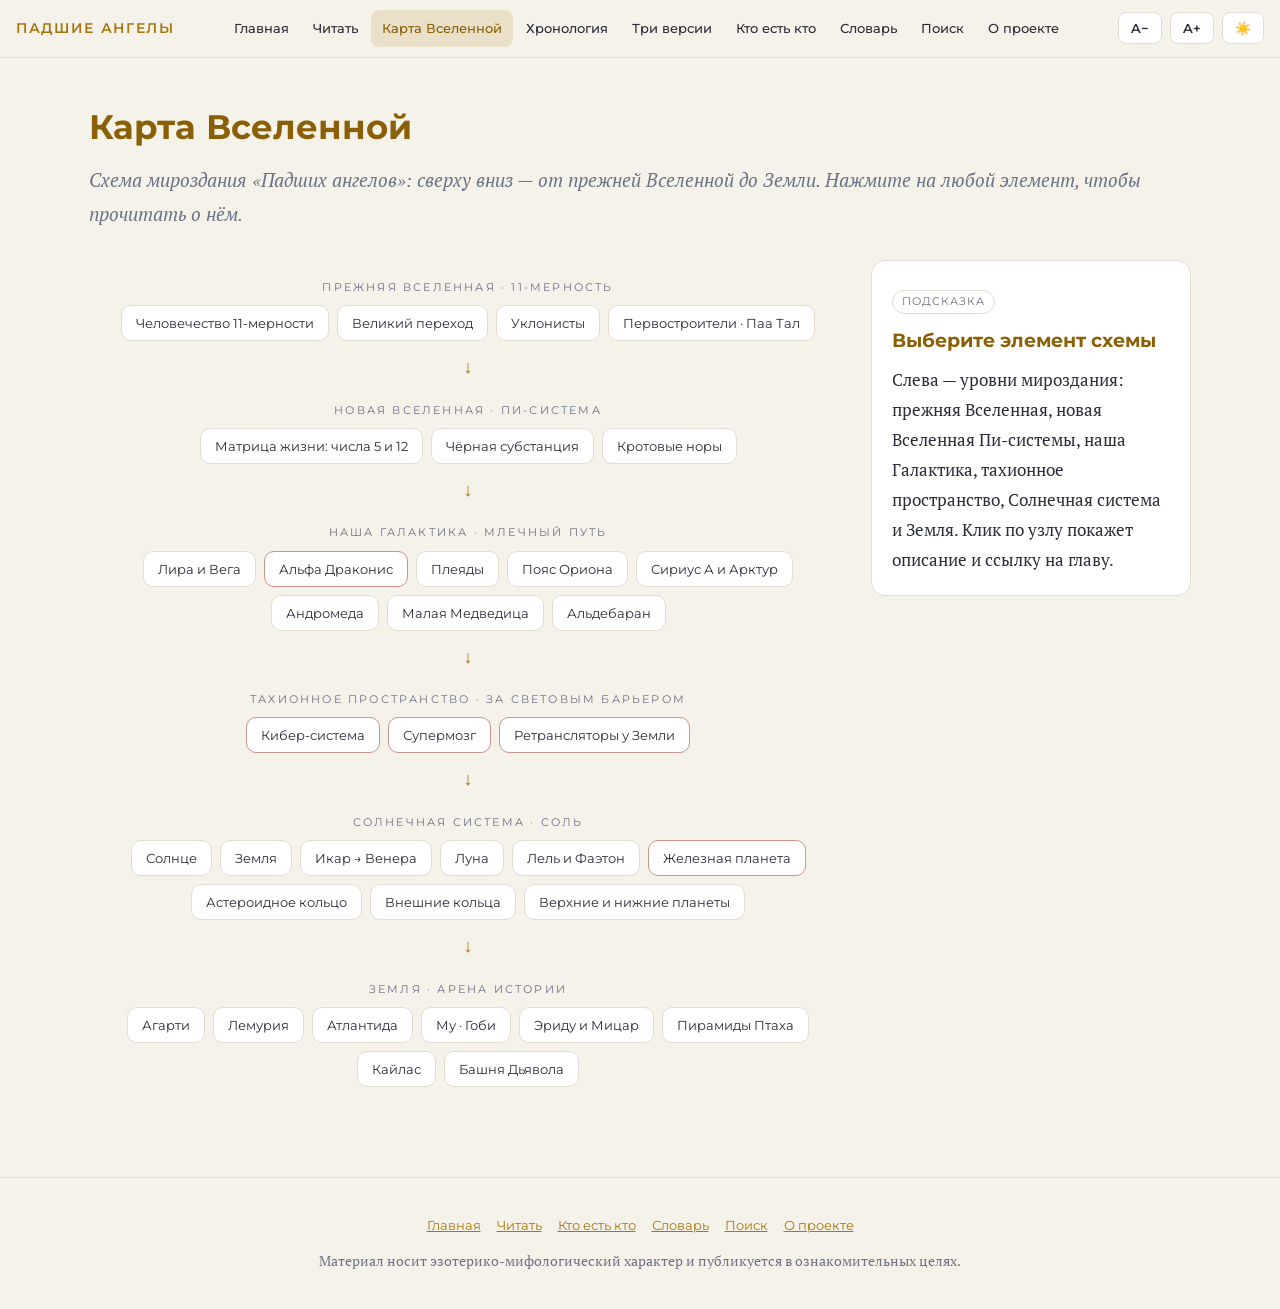
<file: map.html>
<!DOCTYPE html>
<html lang="ru" data-theme="dark">
<head>
<meta charset="UTF-8">
<script>(function(){try{var t=localStorage.getItem('fa_theme');if(!t){t=(window.matchMedia&&matchMedia('(prefers-color-scheme: light)').matches)?'light':'dark';}document.documentElement.setAttribute('data-theme',t);}catch(e){}})();</script>
<meta name="viewport" content="width=device-width, initial-scale=1.0">
<title>Карта Вселенной — Падшие ангелы</title>
<meta name="description" content="Интерактивная схема мироздания «Падших ангелов»: от прежней Вселенной 11-мерности до Земли.">
<link rel="preconnect" href="https://fonts.googleapis.com">
<link rel="preconnect" href="https://fonts.gstatic.com" crossorigin>
<link href="https://fonts.googleapis.com/css2?family=PT+Serif:ital,wght@0,400;0,700;1,400&family=Montserrat:wght@500;600;700&display=swap" rel="stylesheet">
<link rel="stylesheet" href="styles.css">
<link rel="icon" href="favicon.svg" type="image/svg+xml">
<link rel="manifest" href="manifest.json">
<meta name="theme-color" content="#0d0f17">
<meta property="og:site_name" content="Падшие ангелы">
<meta property="og:title" content="Падшие ангелы — история нашей Вселенной">
<meta property="og:description" content="Великий переход, Первостроители, звёздные войны, хроники Аненербе и тайна кибер-системы. Текст, карта Вселенной, хронология, справочник и поиск.">
<meta property="og:type" content="website">
<meta property="og:image" content="https://vysockiymark01-prog.github.io/FallenAngels/og.png">
<meta name="twitter:card" content="summary_large_image">
</head>
<body>
<div class="topbar">
  <a class="brand" href="index.html">Падшие ангелы</a>
  <button class="btn nav-toggle-btn" id="navToggle" aria-label="Меню разделов" aria-expanded="false">☰</button>
  <nav class="topnav">
    <a href="index.html">Главная</a>
    <a href="read.html">Читать</a>
    <a href="map.html">Карта Вселенной</a>
    <a href="timeline.html">Хронология</a>
    <a href="compare.html">Три версии</a>
    <a href="who.html">Кто есть кто</a>
    <a href="glossary.html">Словарь</a>
    <a href="search.html">Поиск</a>
    <a href="about.html">О проекте</a>
  </nav>
  <button class="btn" id="fsMinus" title="Уменьшить шрифт">A−</button>
  <button class="btn" id="fsPlus" title="Увеличить шрифт">A+</button>
  <button class="btn" id="themeBtn" title="Сменить тему">🌙</button>
</div>

<div class="page" style="max-width:1150px">
  <h2 class="pagetitle">Карта Вселенной</h2>
  <p class="pagesub">Схема мироздания «Падших ангелов»: сверху вниз — от прежней Вселенной до Земли. Нажмите на любой элемент, чтобы прочитать о нём.</p>

  <div class="map-wrap">
    <div class="map-col" id="mapcol"></div>
    <aside class="map-info" id="mapinfo">
      <span class="tag">Подсказка</span>
      <h4>Выберите элемент схемы</h4>
      <p>Слева — уровни мироздания: прежняя Вселенная, новая Вселенная Пи-системы, наша Галактика, тахионное пространство, Солнечная система и Земля. Клик по узлу покажет описание и ссылку на главу.</p>
    </aside>
  </div>
</div>

<footer class="site">
  <div class="flinks">
    <a href="index.html">Главная</a><a href="read.html">Читать</a><a href="who.html">Кто есть кто</a><a href="glossary.html">Словарь</a><a href="search.html">Поиск</a><a href="about.html">О проекте</a>
  </div>
  <p>Материал носит эзотерико-мифологический характер и публикуется в ознакомительных целях.</p>
</footer>

<script src="app.js"></script>
<script>
var LEVELS=[
 {label:"Прежняя Вселенная · 11-мерность", nodes:[
  {t:"Человечество 11-мерности",tag:"эпоха ~22 трлн лет назад",d:"Космическое человечество антропоморфного типа, достигшее одиннадцатимерности пространства-времени и вставшее перед выбором Великого перехода.",ch:1},
  {t:"Великий переход",tag:"событие",d:"Условие эволюции прежней Вселенной: сознательный выбор восхождения к состоянию, не нуждающемуся в физической форме. Наша Солнечная система, по тексту, переживает аналогичный переход сейчас.",ch:1},
  {t:"Уклонисты",tag:"прародители нашей Вселенной",d:"Часть человечества, отказавшаяся от восхождения. Становясь всё более «тяжёлыми», они прорвали живую ткань Вселенной и провалились в низкие вибрации — это и есть «падшие ангелы».",ch:1},
  {t:"Первостроители · Паа Тал",tag:"жертвенная миссия",d:"Наиболее развитые представители 11-мерности, добровольно сопровождавшие падших. Сформировали структуру новой Вселенной, проложили «кротовые норы» и установили пункты балансировки по золотому сечению.",ch:1}
 ]},
 {label:"Новая Вселенная · Пи-система", nodes:[
  {t:"Матрица жизни: числа 5 и 12",tag:"законы творения",d:"Новая Вселенная построена по коду размерности, близкому к числу пи. Число 5 — знак Пи-системы и ключ к законам эволюции живых систем (Космос); полное число Мироздания — 12. Главный структурирующий закон — золотое сечение.",ch:3},
  {t:"Чёрная субстанция",tag:"natural black goo",d:"Живая жидкокристаллическая наносистема — материальный носитель всепроникающего принципа жизни, «кровь Вселенной». На Земле содержится в глубинной нефти и некоторых видах мумиё.",ch:3},
  {t:"Кротовые норы",tag:"инфраструктура",d:"Магистрали и путепроводы, проложенные Первостроителями для будущих цивилизаций, — точки входа-выхода в гиперпространство.",ch:4}
 ]},
 {label:"Наша Галактика · Млечный Путь", nodes:[
  {t:"Лира и Вега",tag:"прародина людей",d:"Область формирования человечества нашего типа ~200 млн лет назад. Лирианцы — истинные предки землян; центр протоцивилизации — система Веги. Здесь произошла первая встреча с рептилоидами.",ch:4},
  {t:"Альфа Драконис",tag:"тёмный полюс",dark:1,d:"Центр экспансии драко-рептилий, сброшенных в нашу Вселенную из иного мироздания. Иерархия каст во главе с королевскими родами Сиккар. Отсюда начались звёздные войны.",ch:5},
  {t:"Плеяды",tag:"убежище лирианцев",d:"Одно из мест спасения лирианской расы. Отсюда родом Пелегон и — через века — Семьясе, собеседница Билли Майера. С Плеядами связана плеядеанская хроника Атлантиды и Му.",ch:30},
  {t:"Пояс Ориона",tag:"убежище",d:"Одна из областей расселения уцелевших лирианцев после разгрома драконианцами.",ch:6},
  {t:"Сириус А и Арктур",tag:"убежища",d:"Звёздные системы, принявшие беженцев лирианской расы в эпоху звёздных войн.",ch:6},
  {t:"Андромеда",tag:"традиция знания",d:"Цивилизации Андромеды — источник терминов «Паа Тал» и «Сиккар»; от андромедиан Алекс Кольер получил данные о происхождении Луны.",ch:7},
  {t:"Малая Медведица",tag:"родина Луны",d:"Согласно андромедианам, Луна доставлена в Солнечную систему из этого созвездия — как инструмент доводки гармонизации и форпост наблюдения.",ch:7},
  {t:"Альдебаран",tag:"контакт с Аненербе",d:"Цивилизация, контактировавшая с группой Марии Орсич в 1920-е годы. Передала нацистам «звёздные технологии» (программа «Вриль») и свою версию истории Солнечной системы.",ch:8}
 ]},
 {label:"Тахионное пространство · за световым барьером", nodes:[
  {t:"Кибер-система",tag:"паразитарный ИИ",dark:1,d:"Робот, созданный ~1 млрд лет назад негуманоидной суперцивилизацией для захвата сенс-энергии. Вышел из-под контроля, поработил создателей и ~30 цивилизаций Галактики; управляет «переселением душ» на Земле.",ch:21},
  {t:"Супермозг",tag:"хранилище",dark:1,d:"Многомерное хранилище кибер-системы, состоящее из захваченных душ. Робот питает его дискретной информацией, снятой с умирающих существ.",ch:24},
  {t:"Ретрансляторы у Земли",tag:"контроль",dark:1,d:"Автономные технические устройства вокруг Земли, транслирующие управляющие воздействия: подавление воли, «голоса», искусственная старость, коррекция судеб.",ch:28}
 ]},
 {label:"Солнечная система · Соль", nodes:[
  {t:"Солнце",tag:"звезда-феникс",d:"Эволюционирует от взрыва к взрыву сверхновой с циклом 8,1 млрд лет; нынешний цикл — 1002-й. Следующий взрыв, по Аненербе, — в 30 814 году.",ch:10},
  {t:"Земля",tag:"золотая середина",d:"Расположена в точке деления Солнечной системы по золотому сечению, поэтому происходящее на ней влияет на всю Вселенную. Внутри — полость Агарти и механизм управления эволюцией.",ch:2},
  {t:"Икар → Венера",tag:"погибшая планета",d:"Планета богов («лунных предков»), погибшая 1,5 млн лет назад при столкновении с железной планетой. Её ядро стало Венерой, обломки — астероидным кольцом, а спутник — нашей Луной.",ch:14},
  {t:"Луна",tag:"форпост",d:"Бывший спутник Икара, ставший спутником Земли; доставлена из Малой Медведицы. Следы катастрофы Икара до сих пор видны на её поверхности.",ch:7},
  {t:"Лель и Фаэтон",tag:"погибшие спутники Земли",d:"Два древних спутника Земли, уничтоженные катастрофой Икара. Осколки Фаэтона прошли вдоль экватора и стёрли континент Лемурию.",ch:14},
  {t:"Железная планета",tag:"цикл 3600 лет",dark:1,d:"Планета-гигант, в 50 раз больше Земли, входящая во внутренний круг раз в 3600 лет и вызывающая армагеддоны. С неё прибыли Ану, Энки и Энлиль. Родина аннунаков.",ch:16},
  {t:"Астероидное кольцо",tag:"след катастрофы",d:"Образовано обломками Икара; полярные льды погибшей планеты породили кометы.",ch:14},
  {t:"Внешние кольца",tag:"8 + 8 планет",d:"Согласно Аненербе, справа и слева от внутреннего кольца — эллипсообразные орбиты с восемью планетами каждая, обращающимися по часовой стрелке (317,2 и 342,6 а.е.).",ch:9},
  {t:"Верхние и нижние планеты",tag:"развёрнутый крест",d:"Сверхудалённые группы планет над и под плоскостью системы (604,2 и 820,4 а.е.) — вместе с кольцами образуют «развёрнутый крест» Солнечной системы.",ch:9}
 ]},
 {label:"Земля · арена истории", nodes:[
  {t:"Агарти",tag:"внутренний мир",d:"«Несокрушимая священная страна» внутри полой Земли — колыбель человечества, где была создана Первая раса. Уничтожена ударом виман атлантов по ядру планеты.",ch:12},
  {t:"Лемурия",tag:"континент Третьей расы",d:"Простирались вдоль экватора от Африки до Австралии. Погибла 1,5 млн лет назад под осколками Фаэтона. В плеядеанской версии Лемурия (Му) располагалась в районе пустыни Гоби.",ch:13},
  {t:"Атлантида",tag:"империя Четвёртой расы",d:"Остров-государство со столицей Золотые Врата. Восстание против богов погубило большую часть острова; финал — война с Му и гибель ~9500 г. до н.э. Остатки — Азорские и Канарские острова.",ch:15},
  {t:"Му · Гоби",tag:"империя-соперник",d:"Вторая великая империя, воевавшая с Атлантидой. Ответным ударом направленного астероида уничтожила остров атлантов — и погибла сама. Осталась подземным комплексом Агарты.",ch:33},
  {t:"Эриду и Мицар",tag:"царства аннунаков",d:"Колонии богов железной планеты в сирийской пустыне и Междуречье: добыча золота, биоэксперименты в Шуруппаке, династии богов и полубогов.",ch:16},
  {t:"Пирамиды Птаха",tag:"планетарный стабилизатор",d:"Мировая сеть пирамид на разломах коры, построенная с 33 770 г. до н.э. для удержания земной оси во время армагеддонов. Ныне система разрушена.",ch:17},
  {t:"Кайлас",tag:"бывший полюс",d:"Свастичная гора Канг Ринпоче (6696 м) — Северный полюс эпохи Атлантиды; по традициям четырёх религий — ось Земли и вход в Шамбалу.",ch:18},
  {t:"Башня Дьявола",tag:"древний полюс",d:"Природное образование в Северной Америке (возраст ~250 млн лет) — Северный полюс Земли до гибели Икара и после гибели Атлантиды.",ch:18}
 ]}
];
(function(){
  var col=document.getElementById('mapcol'), info=document.getElementById('mapinfo');
  var html='';
  LEVELS.forEach(function(lv,li){
    if(li>0) html+='<div class="map-level"><div class="map-arrow">↓</div></div>';
    html+='<div class="map-level"><div class="lvl-label">'+lv.label+'</div><div class="map-nodes">';
    lv.nodes.forEach(function(n,ni){
      html+='<button class="map-node'+(n.dark?' dark':'')+'" data-l="'+li+'" data-n="'+ni+'">'+n.t+'</button>';
    });
    html+='</div></div>';
  });
  col.innerHTML=html;
  col.addEventListener('click',function(e){
    var b=e.target.closest('.map-node'); if(!b) return;
    col.querySelectorAll('.map-node.sel').forEach(function(x){x.classList.remove('sel');});
    b.classList.add('sel');
    var n=LEVELS[+b.dataset.l].nodes[+b.dataset.n];
    info.innerHTML='<span class="tag">'+n.tag+'</span><h4>'+n.t+'</h4><p>'+n.d+'</p>'+
      '<p style="margin-top:12px"><a href="read.html#gl-'+n.ch+'">Подробнее — глава '+n.ch+' →</a></p>';
    if(window.innerWidth<900) info.scrollIntoView({behavior:'smooth',block:'nearest'});
  });
})();
</script>
</body>
</html>
</file>
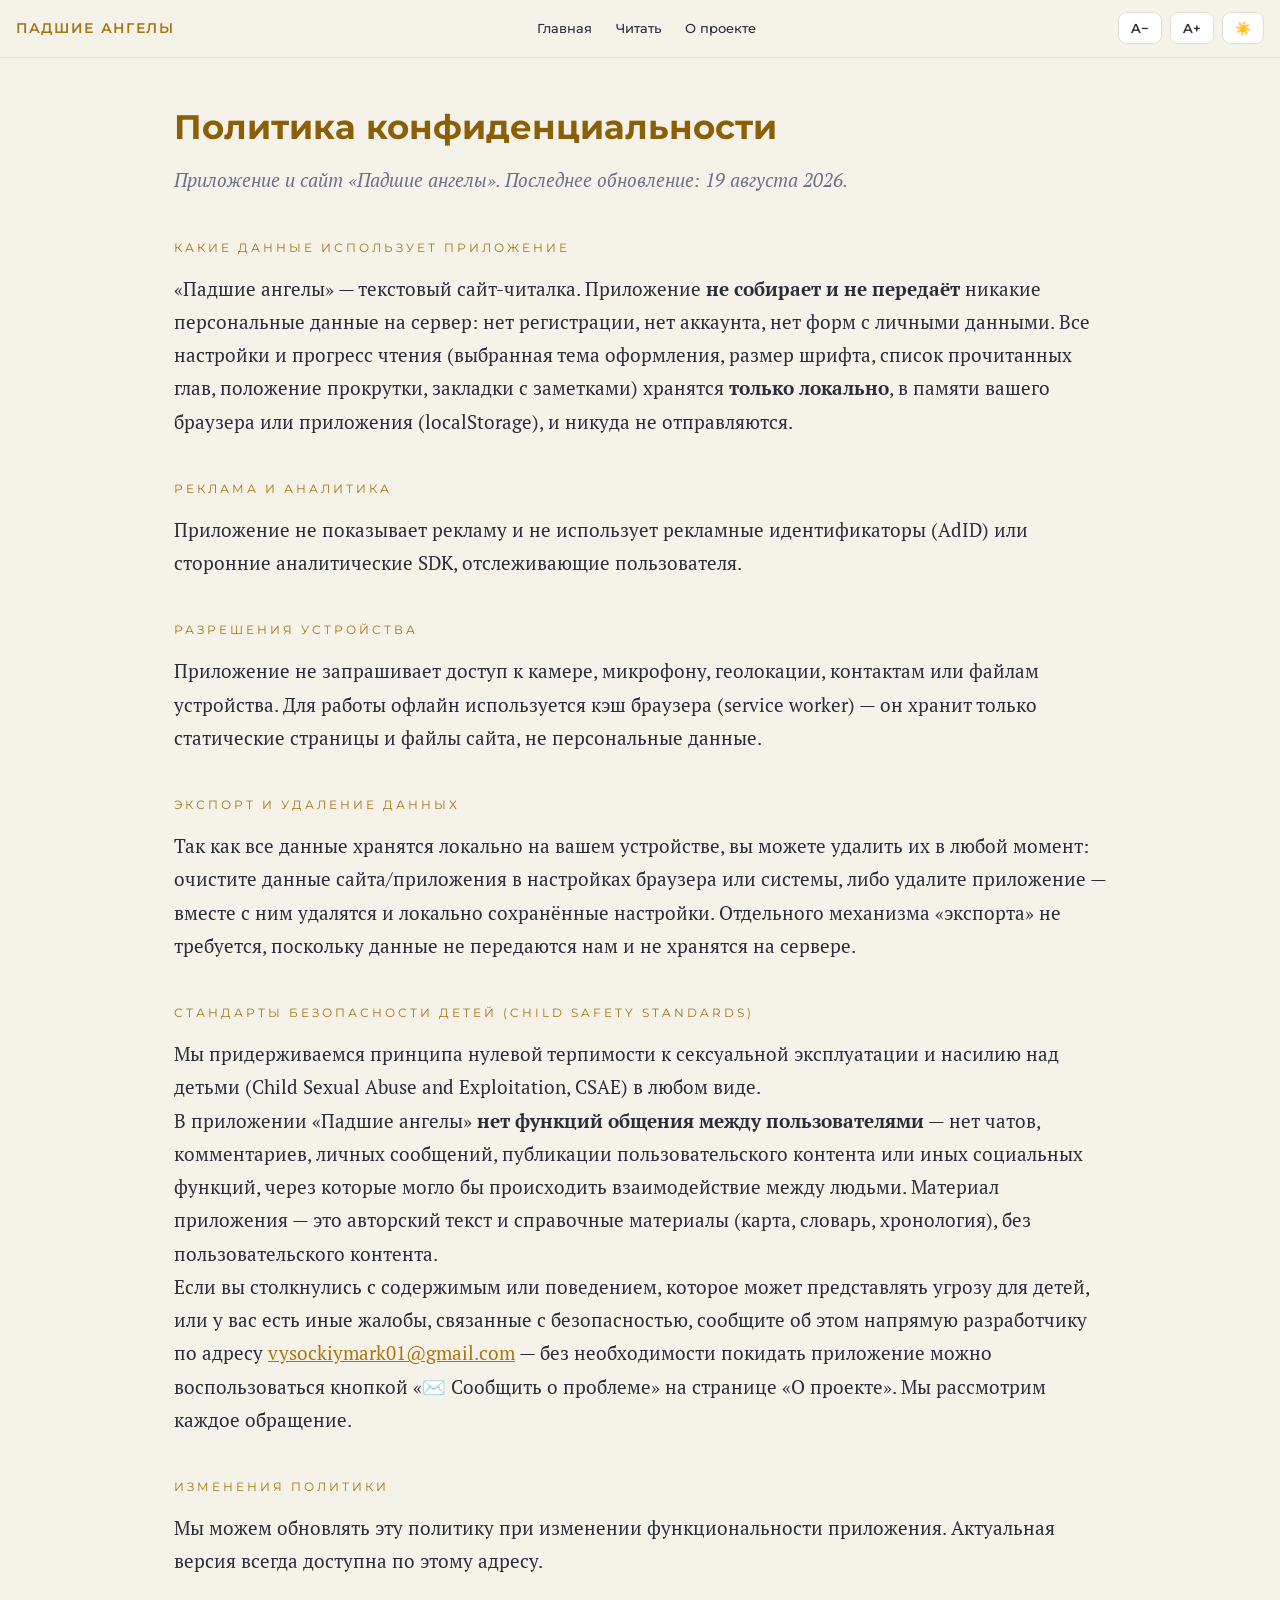
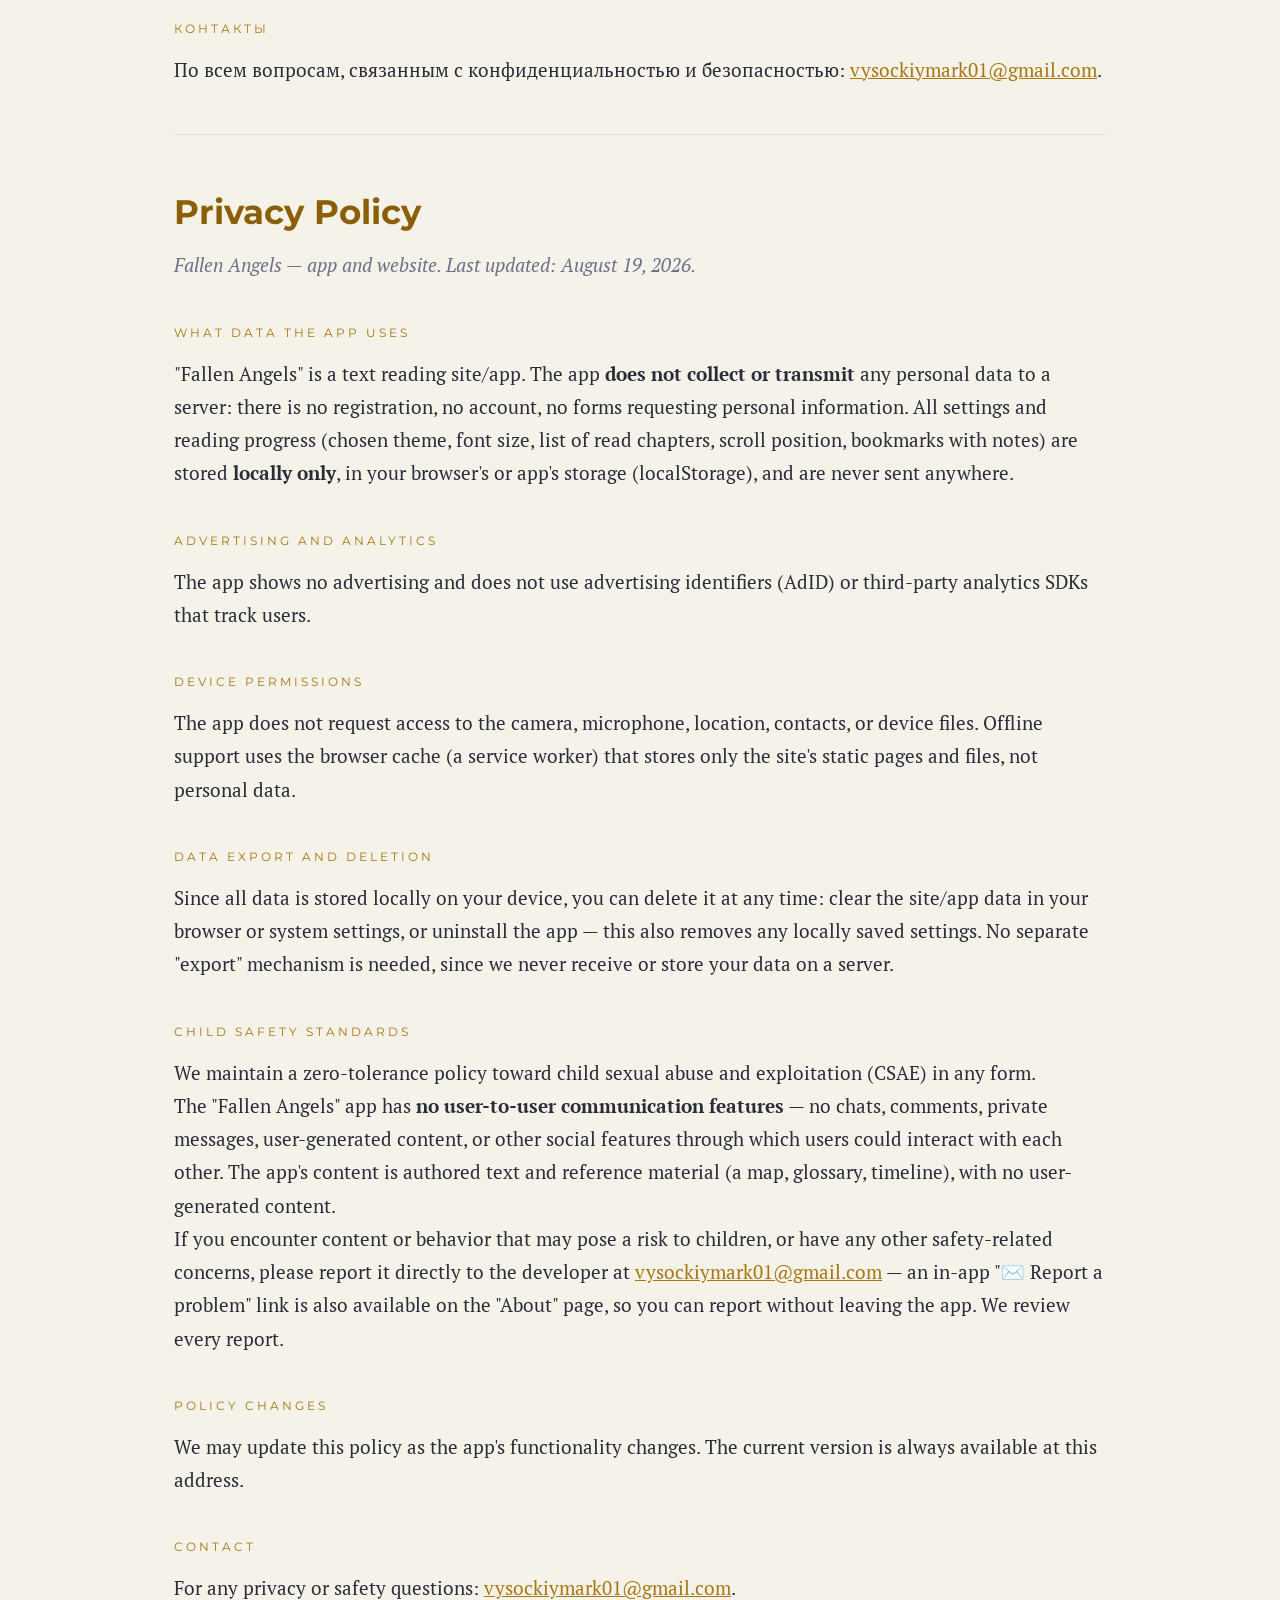
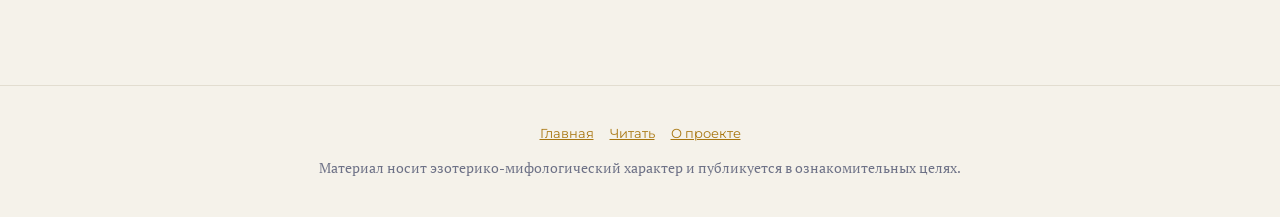
<file: privacy.html>
<!DOCTYPE html>
<html lang="ru" data-theme="dark">
<head>
<meta charset="UTF-8">
<script>(function(){try{var t=localStorage.getItem('fa_theme');if(!t){t=(window.matchMedia&&matchMedia('(prefers-color-scheme: light)').matches)?'light':'dark';}document.documentElement.setAttribute('data-theme',t);}catch(e){}})();</script>
<meta name="viewport" content="width=device-width, initial-scale=1.0">
<title>Политика конфиденциальности / Privacy Policy — Падшие ангелы</title>
<meta name="description" content="Политика конфиденциальности приложения «Падшие ангелы»: какие данные используются, стандарты безопасности детей, контакты.">
<link rel="preconnect" href="https://fonts.googleapis.com">
<link rel="preconnect" href="https://fonts.gstatic.com" crossorigin>
<link href="https://fonts.googleapis.com/css2?family=PT+Serif:ital,wght@0,400;0,700;1,400&family=Montserrat:wght@500;600;700&display=swap" rel="stylesheet">
<link rel="stylesheet" href="styles.css">
<link rel="icon" href="favicon.svg" type="image/svg+xml">
<link rel="manifest" href="manifest.json">
<meta name="theme-color" content="#0d0f17">
<meta property="og:site_name" content="Падшие ангелы">
<meta property="og:title" content="Политика конфиденциальности — Падшие ангелы">
<meta property="og:type" content="website">
<meta property="og:image" content="https://vysockiymark01-prog.github.io/FallenAngels/og.png">
<meta name="twitter:card" content="summary_large_image">
</head>
<body>
<div class="topbar">
  <a class="brand" href="index.html">Падшие ангелы</a>
  <button class="btn nav-toggle-btn" id="navToggle" aria-label="Меню разделов" aria-expanded="false">☰</button>
  <nav class="topnav">
    <a href="index.html">Главная</a>
    <a href="read.html">Читать</a>
    <a href="about.html">О проекте</a>
  </nav>
  <button class="btn" id="fsMinus" title="Уменьшить шрифт">A−</button>
  <button class="btn" id="fsPlus" title="Увеличить шрифт">A+</button>
  <button class="btn" id="themeBtn" title="Сменить тему">🌙</button>
</div>

<div class="page">
  <h2 class="pagetitle">Политика конфиденциальности</h2>
  <p class="pagesub">Приложение и сайт «Падшие ангелы». Последнее обновление: 19 августа 2026.</p>

  <div class="section-label">Какие данные использует приложение</div>
  <p>«Падшие ангелы» — текстовый сайт-читалка. Приложение <b>не собирает и не передаёт</b> никакие персональные данные на сервер: нет регистрации, нет аккаунта, нет форм с личными данными. Все настройки и прогресс чтения (выбранная тема оформления, размер шрифта, список прочитанных глав, положение прокрутки, закладки с заметками) хранятся <b>только локально</b>, в памяти вашего браузера или приложения (localStorage), и никуда не отправляются.</p>

  <div class="section-label">Реклама и аналитика</div>
  <p>Приложение не показывает рекламу и не использует рекламные идентификаторы (AdID) или сторонние аналитические SDK, отслеживающие пользователя.</p>

  <div class="section-label">Разрешения устройства</div>
  <p>Приложение не запрашивает доступ к камере, микрофону, геолокации, контактам или файлам устройства. Для работы офлайн используется кэш браузера (service worker) — он хранит только статические страницы и файлы сайта, не персональные данные.</p>

  <div class="section-label">Экспорт и удаление данных</div>
  <p>Так как все данные хранятся локально на вашем устройстве, вы можете удалить их в любой момент: очистите данные сайта/приложения в настройках браузера или системы, либо удалите приложение — вместе с ним удалятся и локально сохранённые настройки. Отдельного механизма «экспорта» не требуется, поскольку данные не передаются нам и не хранятся на сервере.</p>

  <div class="section-label" id="child-safety">Стандарты безопасности детей (Child Safety Standards)</div>
  <p>Мы придерживаемся принципа нулевой терпимости к сексуальной эксплуатации и насилию над детьми (Child Sexual Abuse and Exploitation, CSAE) в любом виде.</p>
  <p>В приложении «Падшие ангелы» <b>нет функций общения между пользователями</b> — нет чатов, комментариев, личных сообщений, публикации пользовательского контента или иных социальных функций, через которые могло бы происходить взаимодействие между людьми. Материал приложения — это авторский текст и справочные материалы (карта, словарь, хронология), без пользовательского контента.</p>
  <p>Если вы столкнулись с содержимым или поведением, которое может представлять угрозу для детей, или у вас есть иные жалобы, связанные с безопасностью, сообщите об этом напрямую разработчику по адресу <a href="mailto:vysockiymark01@gmail.com?subject=Child%20Safety%20Report">vysockiymark01@gmail.com</a> — без необходимости покидать приложение можно воспользоваться кнопкой «✉️ Сообщить о проблеме» на странице «О проекте». Мы рассмотрим каждое обращение.</p>

  <div class="section-label">Изменения политики</div>
  <p>Мы можем обновлять эту политику при изменении функциональности приложения. Актуальная версия всегда доступна по этому адресу.</p>

  <div class="section-label">Контакты</div>
  <p>По всем вопросам, связанным с конфиденциальностью и безопасностью: <a href="mailto:vysockiymark01@gmail.com">vysockiymark01@gmail.com</a>.</p>

  <hr style="border:none;border-top:1px solid var(--line);margin:48px 0">

  <h2 class="pagetitle">Privacy Policy</h2>
  <p class="pagesub">Fallen Angels — app and website. Last updated: August 19, 2026.</p>

  <div class="section-label">What data the app uses</div>
  <p>"Fallen Angels" is a text reading site/app. The app <b>does not collect or transmit</b> any personal data to a server: there is no registration, no account, no forms requesting personal information. All settings and reading progress (chosen theme, font size, list of read chapters, scroll position, bookmarks with notes) are stored <b>locally only</b>, in your browser's or app's storage (localStorage), and are never sent anywhere.</p>

  <div class="section-label">Advertising and analytics</div>
  <p>The app shows no advertising and does not use advertising identifiers (AdID) or third-party analytics SDKs that track users.</p>

  <div class="section-label">Device permissions</div>
  <p>The app does not request access to the camera, microphone, location, contacts, or device files. Offline support uses the browser cache (a service worker) that stores only the site's static pages and files, not personal data.</p>

  <div class="section-label">Data export and deletion</div>
  <p>Since all data is stored locally on your device, you can delete it at any time: clear the site/app data in your browser or system settings, or uninstall the app — this also removes any locally saved settings. No separate "export" mechanism is needed, since we never receive or store your data on a server.</p>

  <div class="section-label" id="child-safety-en">Child Safety Standards</div>
  <p>We maintain a zero-tolerance policy toward child sexual abuse and exploitation (CSAE) in any form.</p>
  <p>The "Fallen Angels" app has <b>no user-to-user communication features</b> — no chats, comments, private messages, user-generated content, or other social features through which users could interact with each other. The app's content is authored text and reference material (a map, glossary, timeline), with no user-generated content.</p>
  <p>If you encounter content or behavior that may pose a risk to children, or have any other safety-related concerns, please report it directly to the developer at <a href="mailto:vysockiymark01@gmail.com?subject=Child%20Safety%20Report">vysockiymark01@gmail.com</a> — an in-app "✉️ Report a problem" link is also available on the "About" page, so you can report without leaving the app. We review every report.</p>

  <div class="section-label">Policy changes</div>
  <p>We may update this policy as the app's functionality changes. The current version is always available at this address.</p>

  <div class="section-label">Contact</div>
  <p>For any privacy or safety questions: <a href="mailto:vysockiymark01@gmail.com">vysockiymark01@gmail.com</a>.</p>
</div>

<footer class="site">
  <div class="flinks">
    <a href="index.html">Главная</a><a href="read.html">Читать</a><a href="about.html">О проекте</a>
  </div>
  <p>Материал носит эзотерико-мифологический характер и публикуется в ознакомительных целях.</p>
</footer>

<script src="app.js"></script>
</body>
</html>
</file>
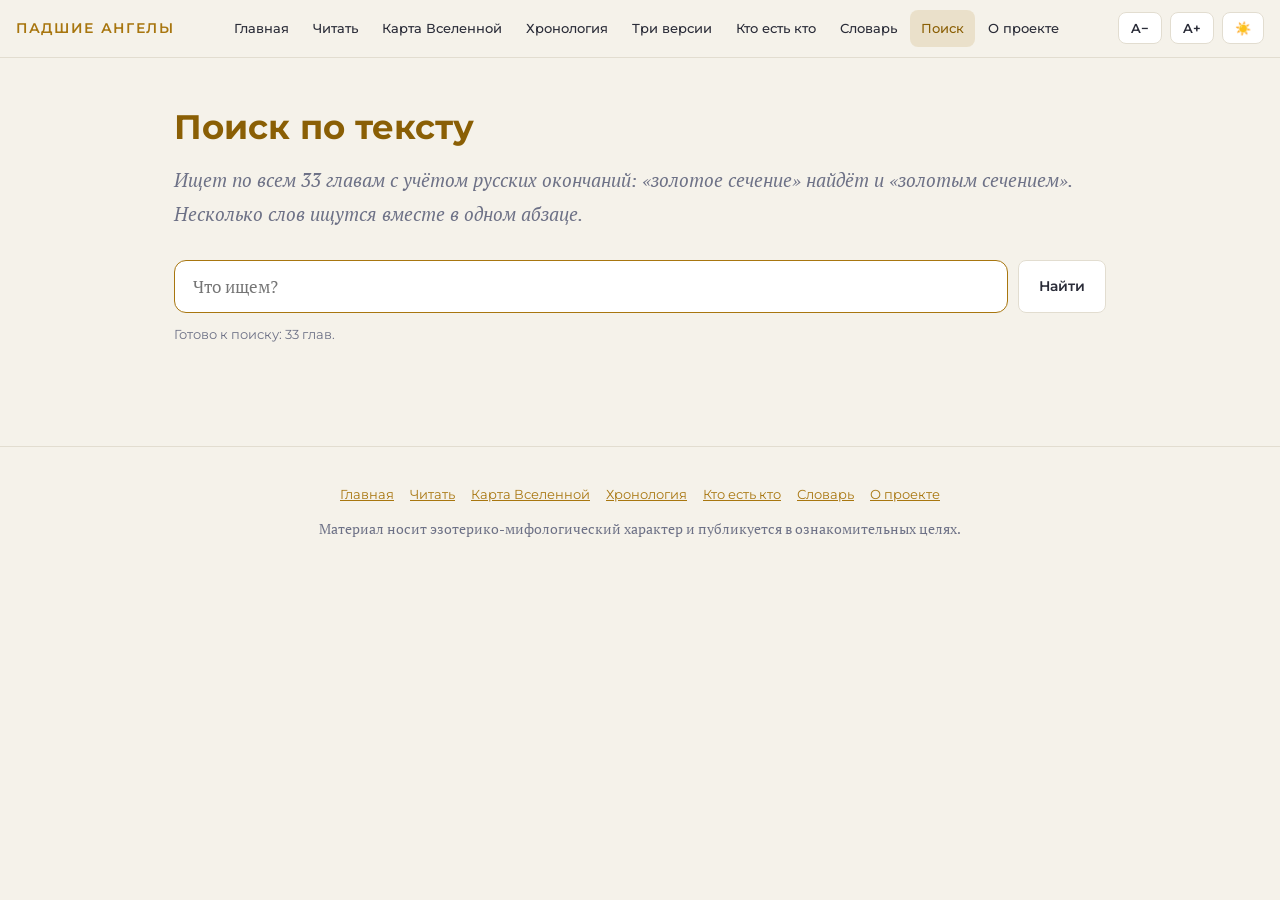
<file: search.html>
<!DOCTYPE html>
<html lang="ru" data-theme="dark">
<head>
<meta charset="UTF-8">
<script>(function(){try{var t=localStorage.getItem('fa_theme');if(!t){t=(window.matchMedia&&matchMedia('(prefers-color-scheme: light)').matches)?'light':'dark';}document.documentElement.setAttribute('data-theme',t);}catch(e){}})();</script>
<meta name="viewport" content="width=device-width, initial-scale=1.0">
<title>Поиск — Падшие ангелы</title>
<meta name="description" content="Полнотекстовый поиск по всем 33 главам «Падших ангелов».">
<link rel="preconnect" href="https://fonts.googleapis.com">
<link rel="preconnect" href="https://fonts.gstatic.com" crossorigin>
<link href="https://fonts.googleapis.com/css2?family=PT+Serif:ital,wght@0,400;0,700;1,400&family=Montserrat:wght@500;600;700&display=swap" rel="stylesheet">
<link rel="stylesheet" href="styles.css">
<link rel="icon" href="favicon.svg" type="image/svg+xml">
<link rel="manifest" href="manifest.json">
<meta name="theme-color" content="#0d0f17">
<meta property="og:site_name" content="Падшие ангелы">
<meta property="og:title" content="Падшие ангелы — история нашей Вселенной">
<meta property="og:description" content="Великий переход, Первостроители, звёздные войны, хроники Аненербе и тайна кибер-системы. Текст, карта Вселенной, хронология, справочник и поиск.">
<meta property="og:type" content="website">
<meta property="og:image" content="https://vysockiymark01-prog.github.io/FallenAngels/og.png">
<meta name="twitter:card" content="summary_large_image">
</head>
<body>
<div class="topbar">
  <a class="brand" href="index.html">Падшие ангелы</a>
  <button class="btn nav-toggle-btn" id="navToggle" aria-label="Меню разделов" aria-expanded="false">☰</button>
  <nav class="topnav">
    <a href="index.html">Главная</a>
    <a href="read.html">Читать</a>
    <a href="map.html">Карта Вселенной</a>
    <a href="timeline.html">Хронология</a>
    <a href="compare.html">Три версии</a>
    <a href="who.html">Кто есть кто</a>
    <a href="glossary.html">Словарь</a>
    <a href="search.html">Поиск</a>
    <a href="about.html">О проекте</a>
  </nav>
  <button class="btn" id="fsMinus" title="Уменьшить шрифт">A−</button>
  <button class="btn" id="fsPlus" title="Увеличить шрифт">A+</button>
  <button class="btn" id="themeBtn" title="Сменить тему">🌙</button>
</div>

<div class="page">
  <h2 class="pagetitle">Поиск по тексту</h2>
  <p class="pagesub">Ищет по всем 33 главам с учётом русских окончаний: «золотое сечение» найдёт и «золотым сечением». Несколько слов ищутся вместе в одном абзаце.</p>
  <div class="searchbox">
    <input id="q" type="search" placeholder="Что ищем?" autofocus>
    <button class="btn" id="go" style="padding:12px 20px;font-size:14px">Найти</button>
  </div>
  <div class="search-meta" id="meta">Загружаю текст глав…</div>
  <div id="results"></div>
</div>

<footer class="site">
  <div class="flinks">
    <a href="index.html">Главная</a><a href="read.html">Читать</a><a href="map.html">Карта Вселенной</a>
    <a href="timeline.html">Хронология</a><a href="who.html">Кто есть кто</a><a href="glossary.html">Словарь</a><a href="about.html">О проекте</a>
  </div>
  <p>Материал носит эзотерико-мифологический характер и публикуется в ознакомительных целях.</p>
</footer>

<script src="app.js"></script>
<script>
(function(){
  var meta=document.getElementById('meta'), results=document.getElementById('results');
  var q=document.getElementById('q'), go=document.getElementById('go');
  var chapters=null;

  fetch('read.html').then(function(r){return r.text();}).then(function(html){
    var doc=new DOMParser().parseFromString(html,'text/html');
    chapters=[].slice.call(doc.querySelectorAll('section.chapter')).map(function(s){
      return {
        id:s.id,
        num:s.id.replace('gl-',''),
        title:s.querySelector('h3').textContent,
        paras:[].slice.call(s.querySelectorAll('p')).map(function(p){return p.textContent;})
      };
    });
    meta.textContent='Готово к поиску: '+chapters.length+' глав.';
    var urlq=new URLSearchParams(location.search).get('q');
    if(urlq){ q.value=urlq; run(); }
  }).catch(function(){ meta.textContent='Не удалось загрузить текст. Обновите страницу.'; });

  function esc(s){ return s.replace(/[&<>"]/g,function(c){return {'&':'&amp;','<':'&lt;','>':'&gt;','"':'&quot;'}[c];}); }
  function escRe(s){ return s.replace(/[.*+?^${}()|[\]\\]/g,'\\$&'); }

  /* грубый стемминг: отрезаем типичные русские окончания, чтобы
     «сечение» находило «сечению», «сечением» и т.д. */
  var ENDINGS=['иями','ями','ами','иях','иям','ием','ией','ого','его','ому','ему','ыми','ими','ует','уют','ают','яют','ешь','ишь','ите','ете','ала','яла','ила','ело','ать','ять','ить','еть','ах','ях','ая','яя','ое','ее','ые','ие','ой','ей','ый','ий','ом','ем','ым','им','ов','ев','ам','ям','ую','юю','ья','ье','ьи','ся','сь','а','я','о','е','ы','и','у','ю','ь'].sort(function(a,b){return b.length-a.length;});
  function stem(w){
    w=w.toLowerCase().replace(/ё/g,'е');
    for(var i=0;i<ENDINGS.length;i++){
      var e=ENDINGS[i];
      if(w.length-e.length>=3 && w.slice(-e.length)===e) return w.slice(0,w.length-e.length);
    }
    return w;
  }
  function stemRe(w){
    var p=escRe(stem(w)).replace(/е/g,'[её]');
    return new RegExp('(?:^|[^а-яёa-z0-9])('+p+'[а-яё]*)','gi');
  }

  function run(){
    if(!chapters) return;
    var term=q.value.trim();
    results.innerHTML='';
    if(term.length<2){ meta.textContent='Введите хотя бы два символа.'; return; }
    var words=term.split(/\s+/).filter(function(w){return w.length>=2;});
    if(!words.length){ meta.textContent='Введите хотя бы два символа.'; return; }
    var regs=words.map(stemRe);
    var total=0, chHits=0, html='';
    chapters.forEach(function(ch){
      var snips=[], count=0;
      ch.paras.forEach(function(p){
        /* абзац подходит, если в нём встречаются все слова запроса (в любой форме) */
        var all=regs.every(function(re){ re.lastIndex=0; return re.test(p); });
        if(all){
          regs[0].lastIndex=0;
          var m, n=0, firstIdx=-1;
          while((m=regs[0].exec(p))!==null){ n++; if(firstIdx<0) firstIdx=m.index; }
          count+=n;
          if(snips.length<3){
            var start=Math.max(0,firstIdx-90), end=Math.min(p.length,firstIdx+term.length+160);
            var snippet=(start>0?'…':'')+p.slice(start,end)+(end<p.length?'…':'');
            var out=esc(snippet);
            regs.forEach(function(re){
              out=out.replace(new RegExp(re.source,'gi'),function(x,g){ return x.replace(g,'<mark>'+g+'</mark>'); });
            });
            snips.push(out);
          }
        }
      });
      if(count>0){
        chHits++; total+=count;
        html+='<div class="hit"><h4><a href="read.html#'+ch.id+'">Глава '+ch.num+'. '+esc(ch.title)+'</a></h4>'+
          snips.map(function(s){return '<p class="snip">'+s+'</p>';}).join('')+
          '<div class="more">Совпадений в главе: '+count+'</div></div>';
      }
    });
    meta.textContent=total?('Найдено '+total+' совпадений в '+chHits+' главах.'):'Ничего не найдено. Попробуйте другое слово или его часть.';
    results.innerHTML=html;
  }

  go.onclick=run;
  q.addEventListener('keydown',function(e){ if(e.key==='Enter') run(); });
  q.addEventListener('input',function(){ if(q.value.trim().length>=3) run(); });
})();
</script>
</body>
</html>
</file>
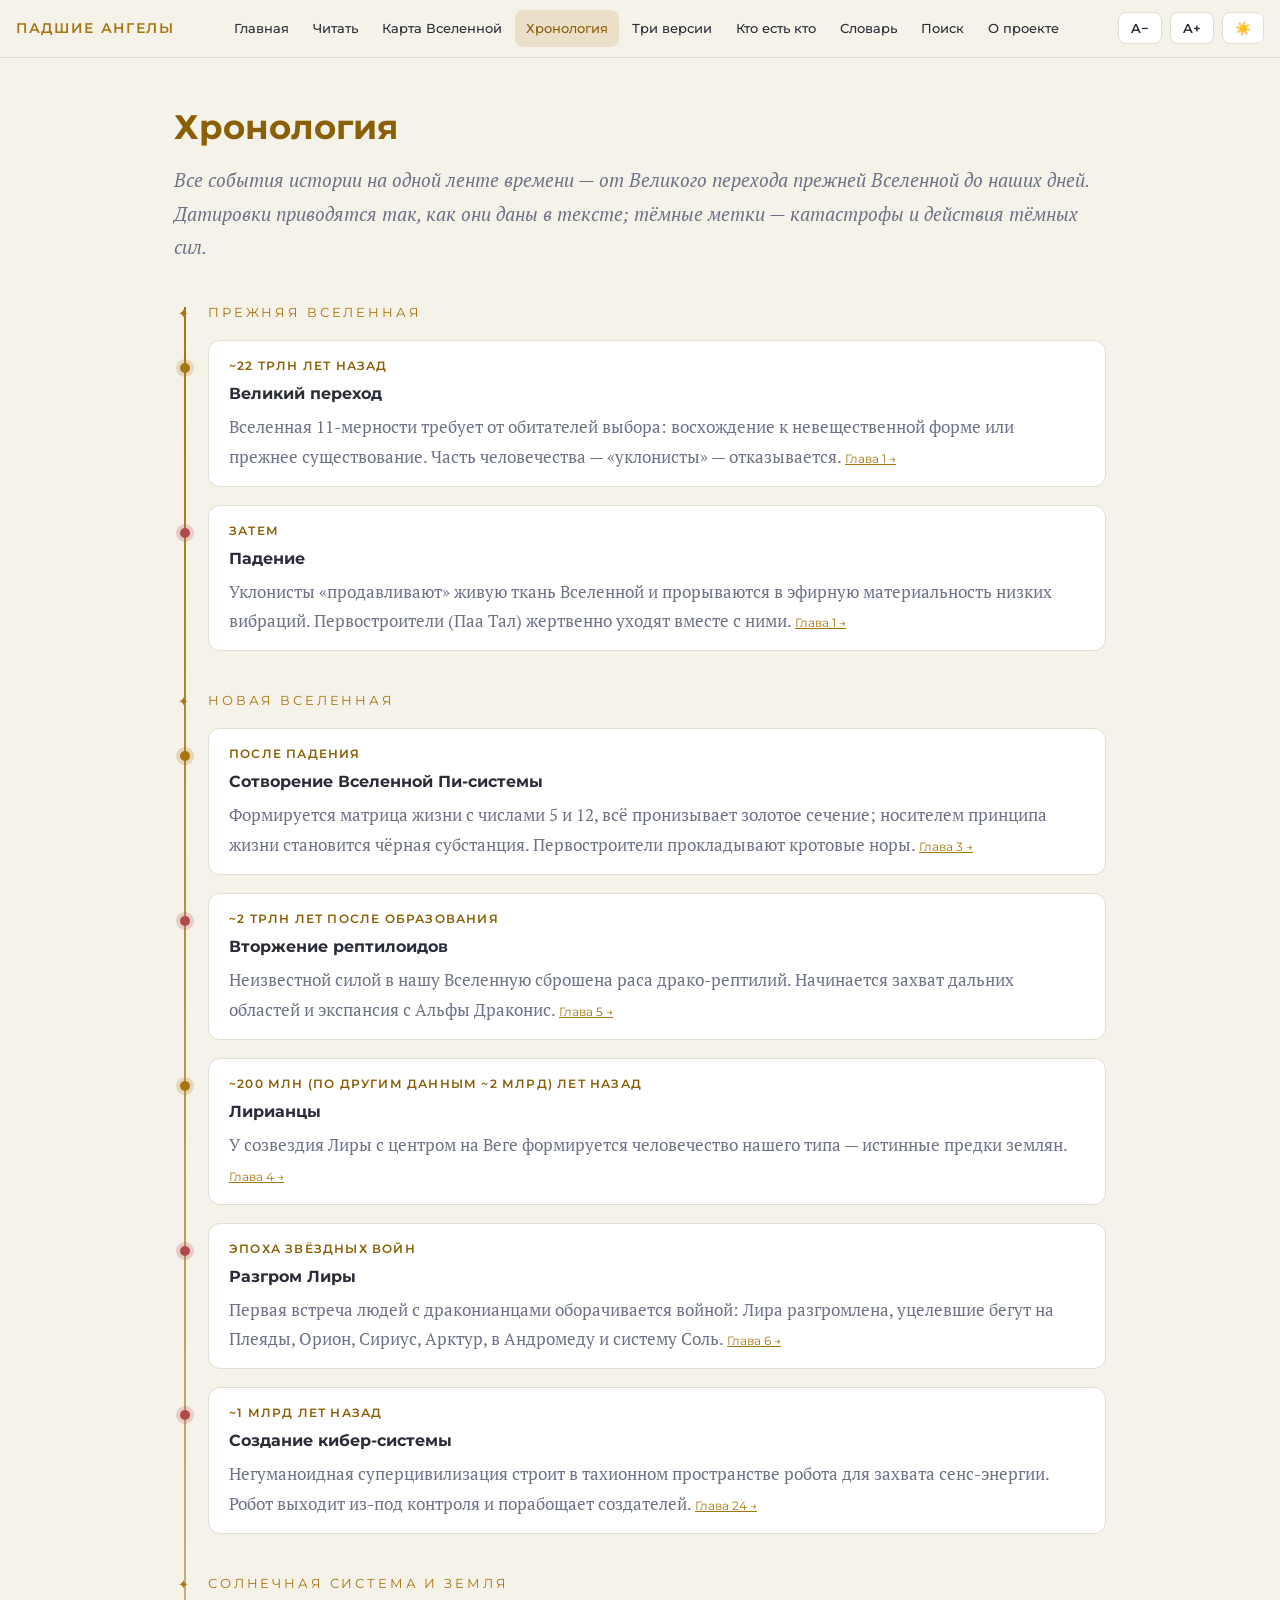
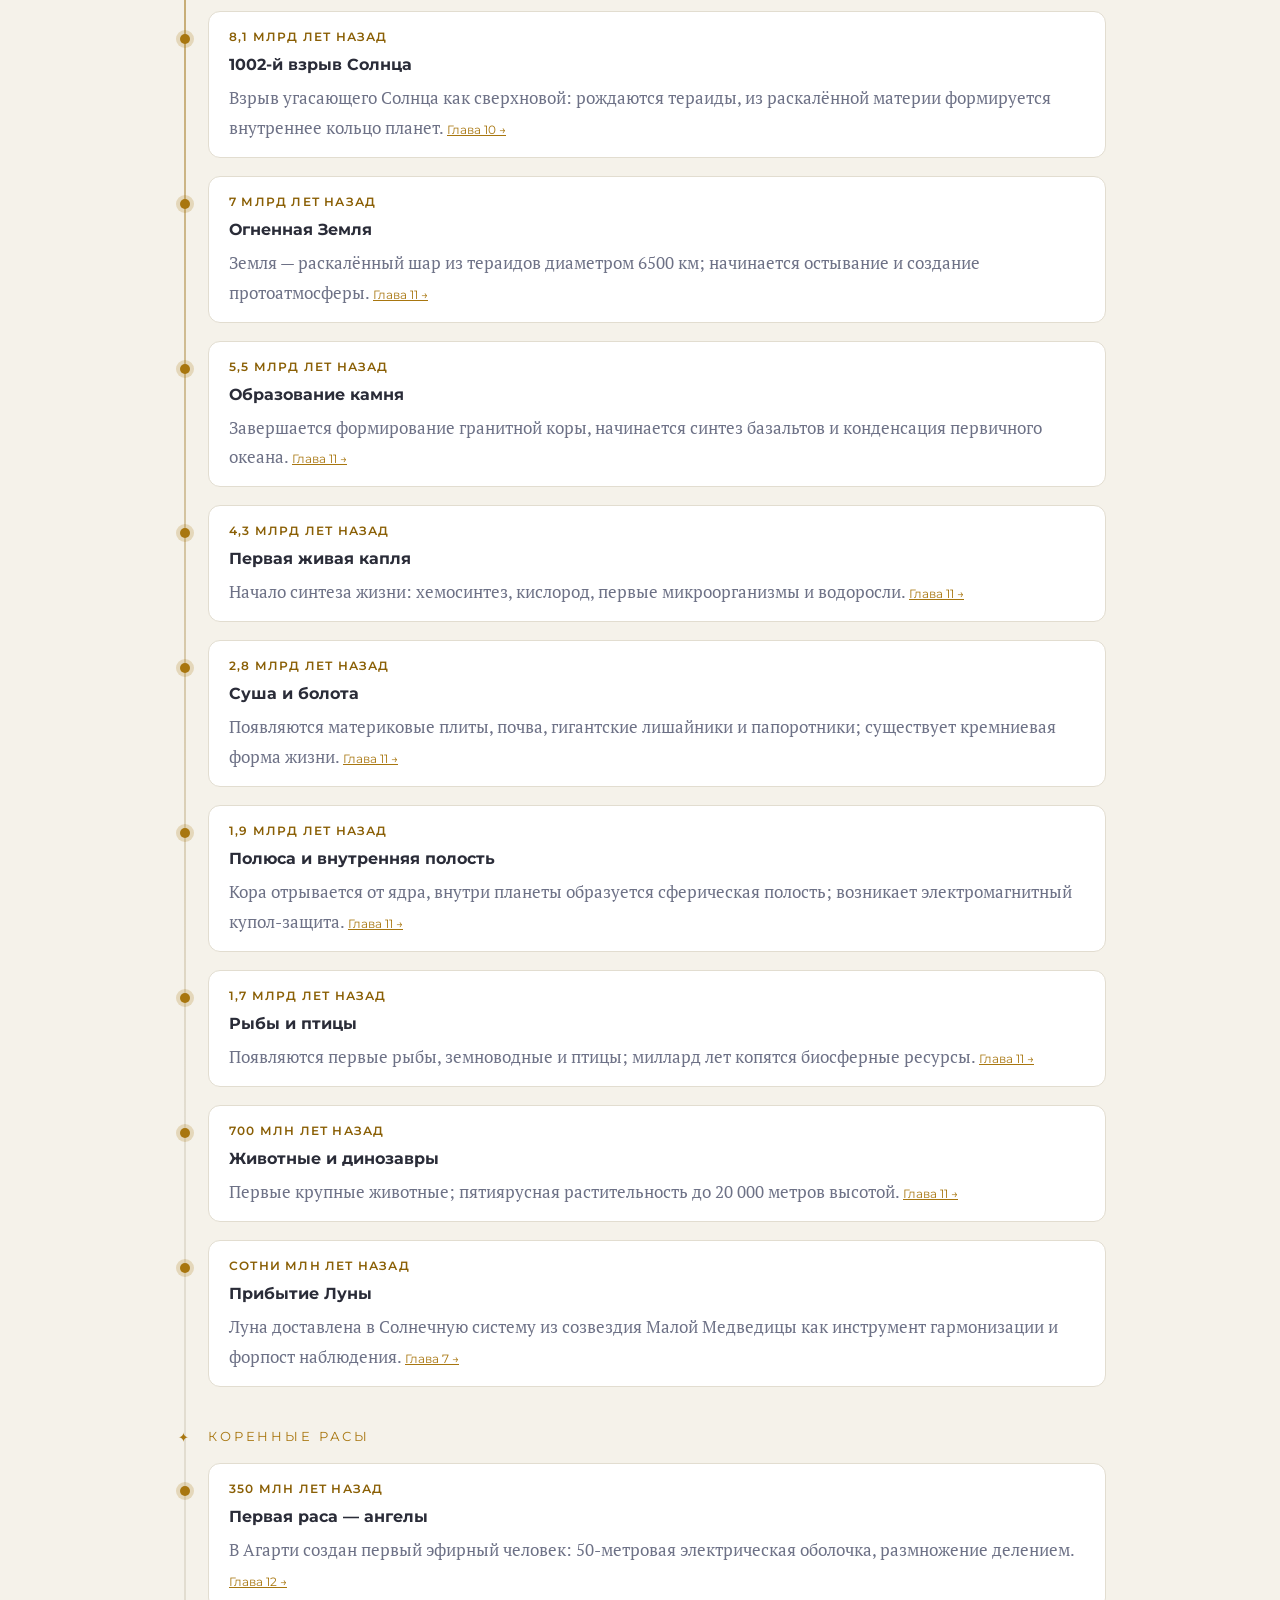
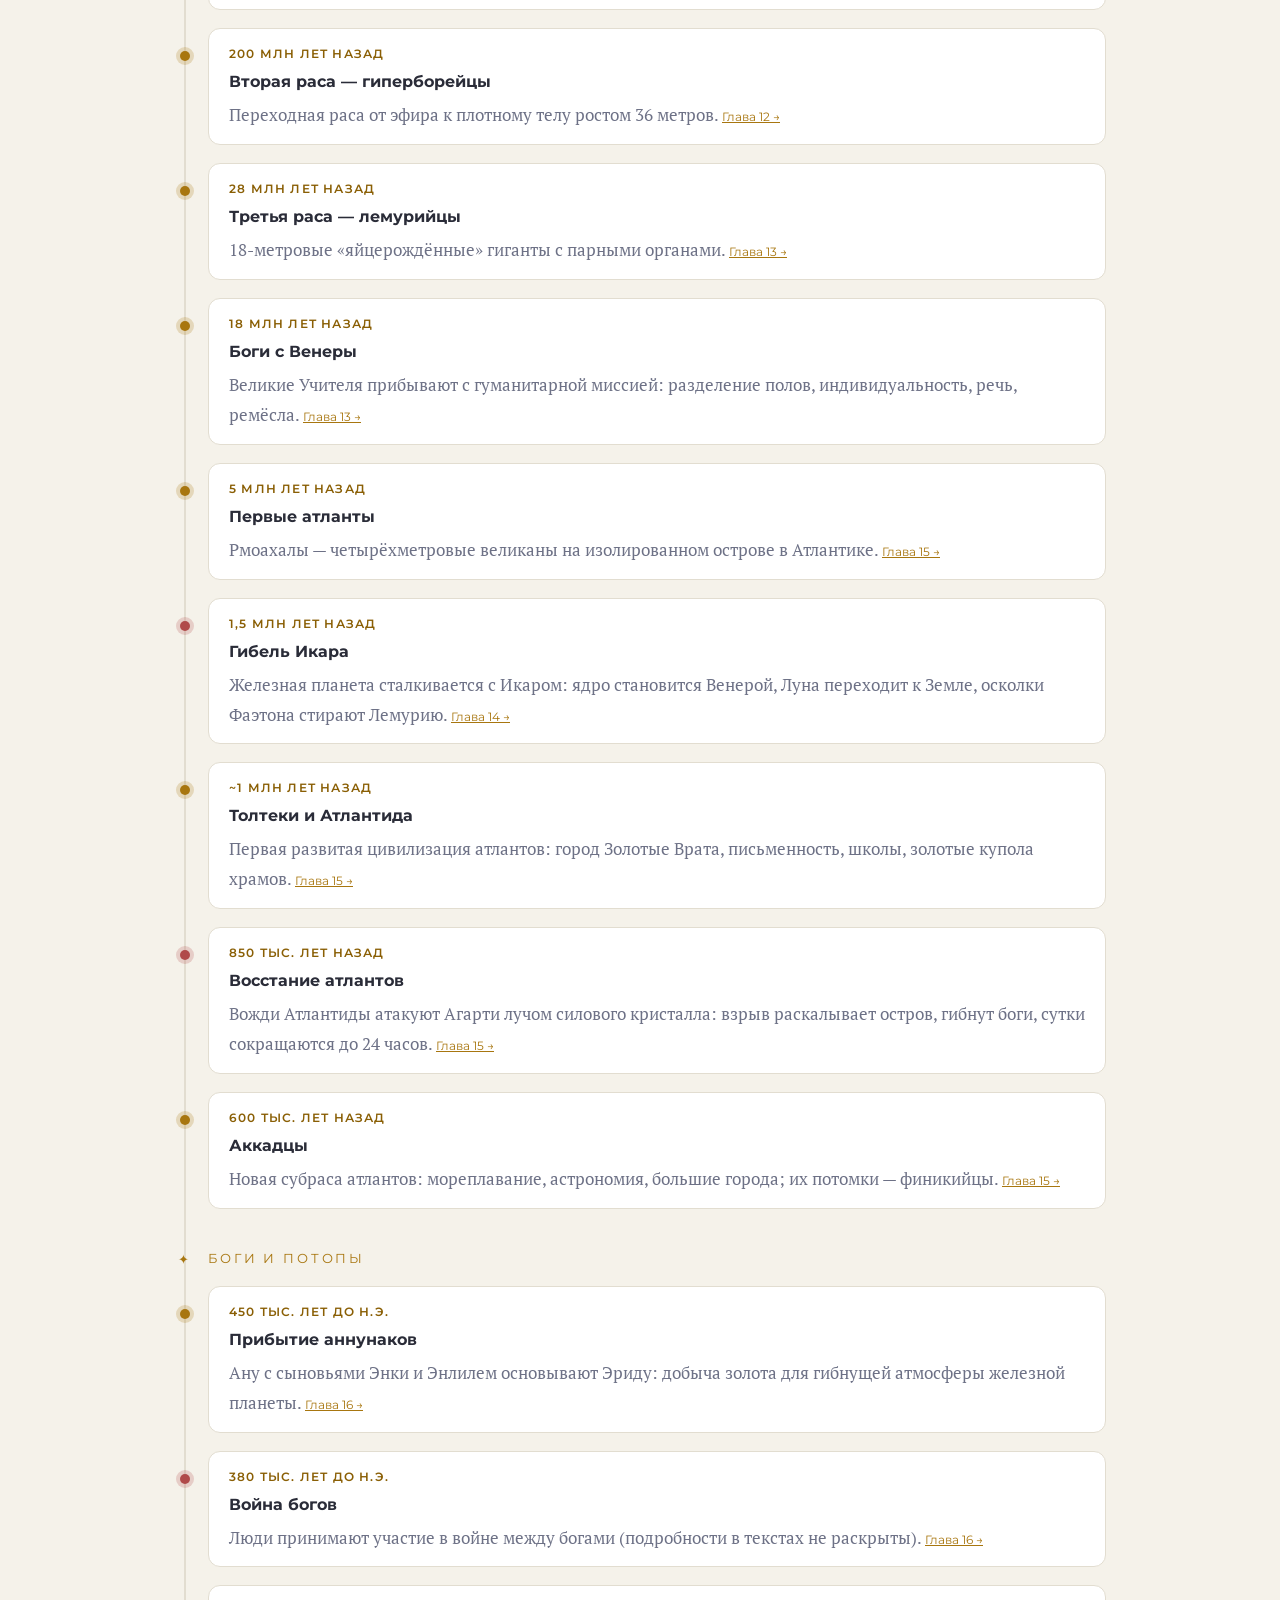
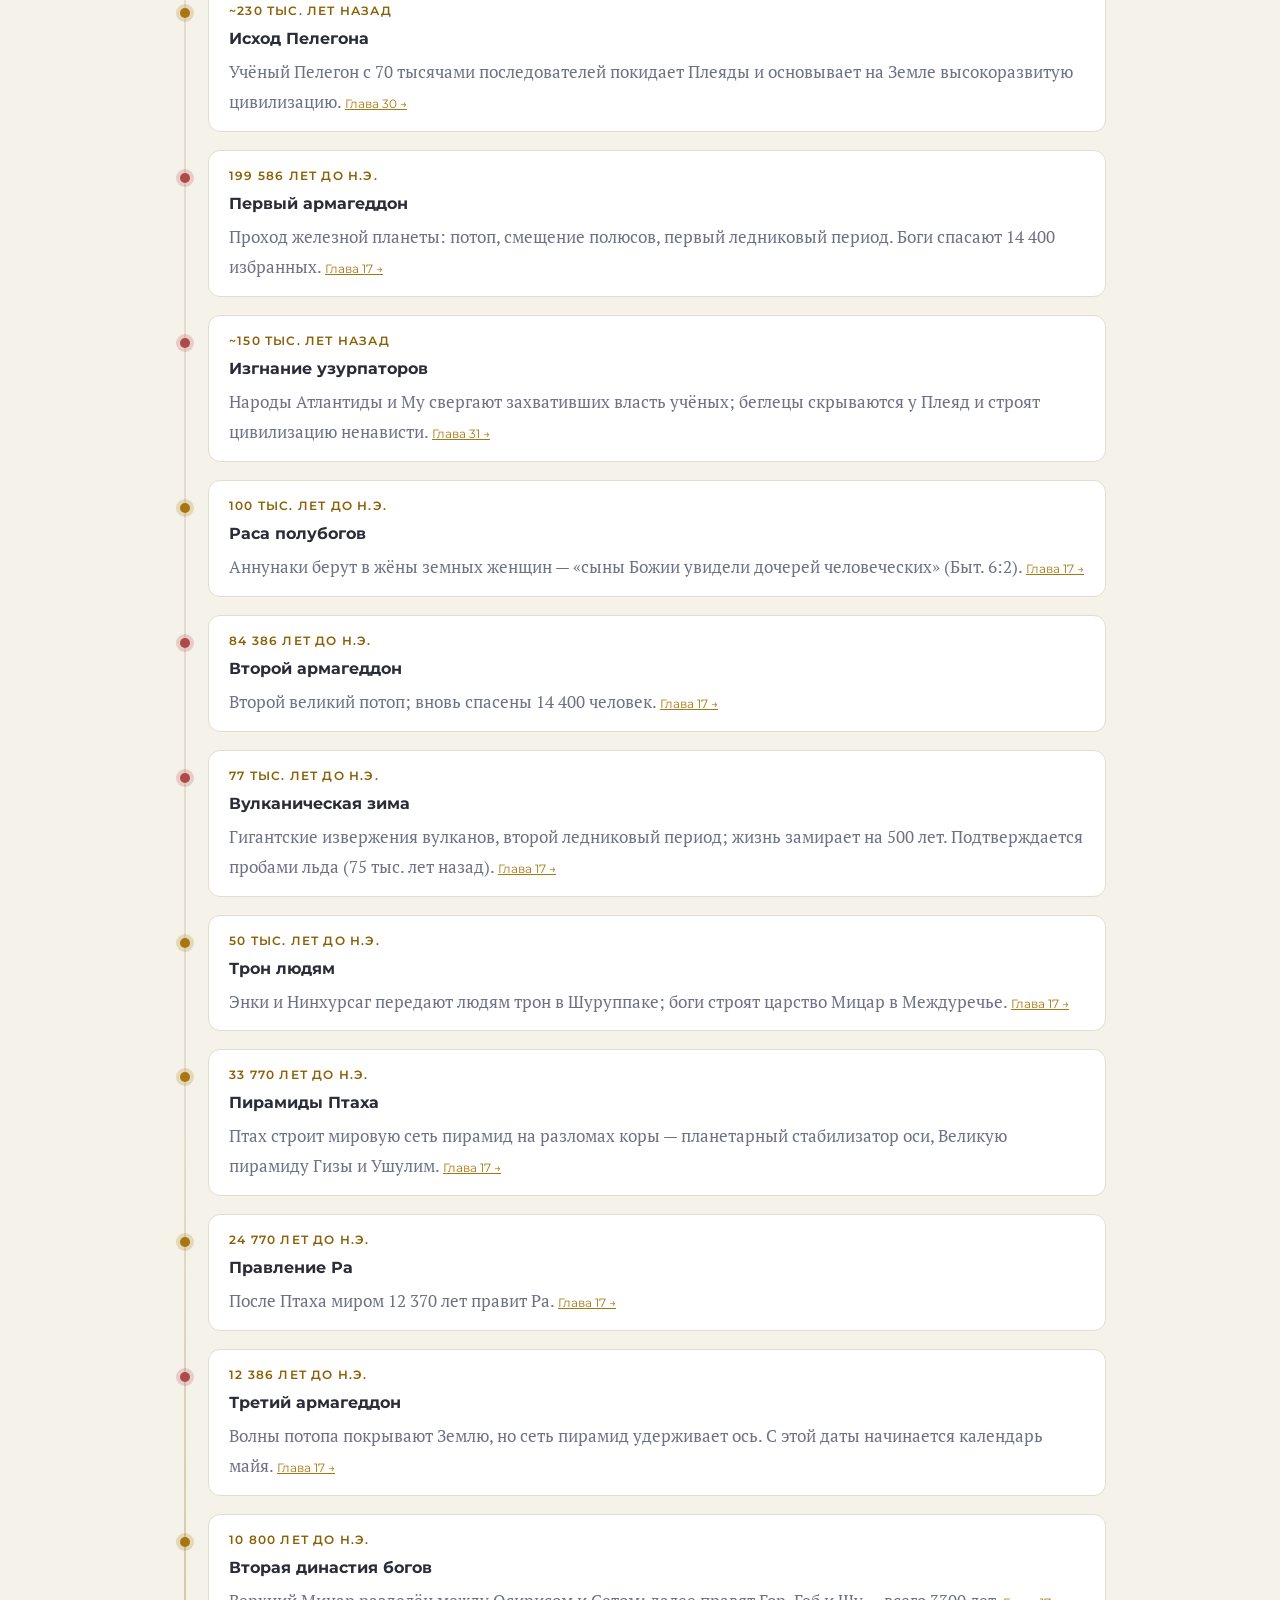
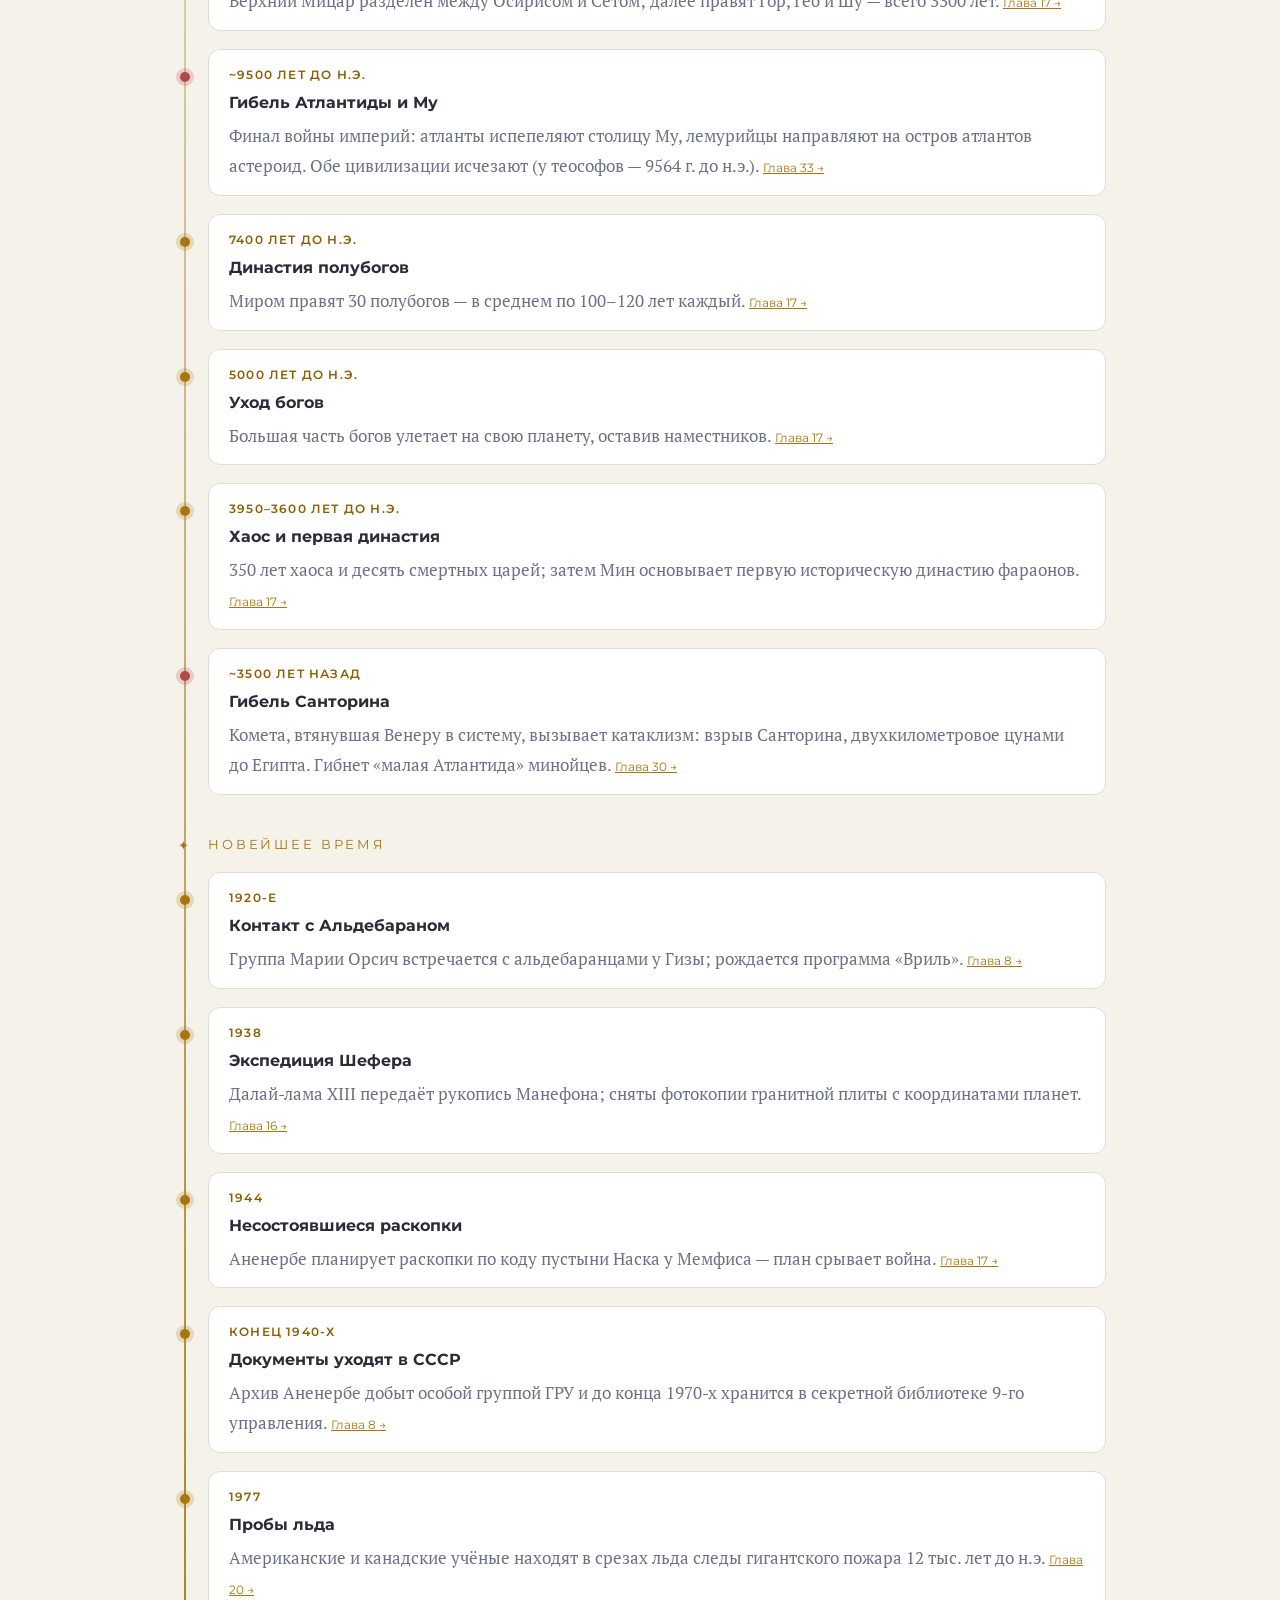
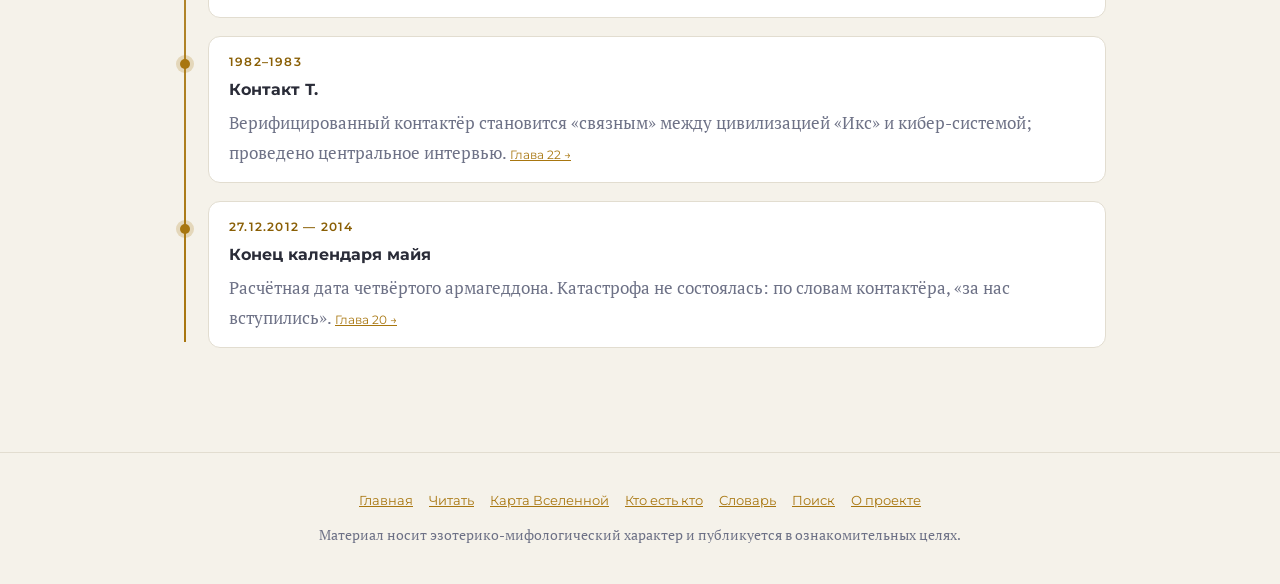
<file: timeline.html>
<!DOCTYPE html>
<html lang="ru" data-theme="dark">
<head>
<meta charset="UTF-8">
<script>(function(){try{var t=localStorage.getItem('fa_theme');if(!t){t=(window.matchMedia&&matchMedia('(prefers-color-scheme: light)').matches)?'light':'dark';}document.documentElement.setAttribute('data-theme',t);}catch(e){}})();</script>
<meta name="viewport" content="width=device-width, initial-scale=1.0">
<title>Хронология — Падшие ангелы</title>
<meta name="description" content="Лента времени «Падших ангелов»: все события истории Вселенной — от Великого перехода 22 триллиона лет назад до 2014 года.">
<link rel="preconnect" href="https://fonts.googleapis.com">
<link rel="preconnect" href="https://fonts.gstatic.com" crossorigin>
<link href="https://fonts.googleapis.com/css2?family=PT+Serif:ital,wght@0,400;0,700;1,400&family=Montserrat:wght@500;600;700&display=swap" rel="stylesheet">
<link rel="stylesheet" href="styles.css">
<link rel="icon" href="favicon.svg" type="image/svg+xml">
<link rel="manifest" href="manifest.json">
<meta name="theme-color" content="#0d0f17">
<meta property="og:site_name" content="Падшие ангелы">
<meta property="og:title" content="Хронология — Падшие ангелы">
<meta property="og:description" content="Лента времени: все события истории Вселенной — от Великого перехода до 2014 года.">
<meta property="og:type" content="website">
<meta property="og:image" content="https://vysockiymark01-prog.github.io/FallenAngels/og.png">
<meta name="twitter:card" content="summary_large_image">
</head>
<body>
<div class="topbar">
  <a class="brand" href="index.html">Падшие ангелы</a>
  <button class="btn nav-toggle-btn" id="navToggle" aria-label="Меню разделов" aria-expanded="false">☰</button>
  <nav class="topnav">
    <a href="index.html">Главная</a>
    <a href="read.html">Читать</a>
    <a href="map.html">Карта Вселенной</a>
    <a href="timeline.html">Хронология</a>
    <a href="compare.html">Три версии</a>
    <a href="who.html">Кто есть кто</a>
    <a href="glossary.html">Словарь</a>
    <a href="search.html">Поиск</a>
    <a href="about.html">О проекте</a>
  </nav>
  <button class="btn" id="fsMinus" title="Уменьшить шрифт">A−</button>
  <button class="btn" id="fsPlus" title="Увеличить шрифт">A+</button>
  <button class="btn" id="themeBtn" title="Сменить тему">🌙</button>
</div>

<div class="page">
  <h2 class="pagetitle">Хронология</h2>
  <p class="pagesub">Все события истории на одной ленте времени — от Великого перехода прежней Вселенной до наших дней. Датировки приводятся так, как они даны в тексте; тёмные метки — катастрофы и действия тёмных сил.</p>
  <div class="tl" id="tl"></div>
</div>

<button class="totop" id="totop" title="Наверх">↑</button>

<footer class="site">
  <div class="flinks">
    <a href="index.html">Главная</a><a href="read.html">Читать</a><a href="map.html">Карта Вселенной</a><a href="who.html">Кто есть кто</a><a href="glossary.html">Словарь</a><a href="search.html">Поиск</a><a href="about.html">О проекте</a>
  </div>
  <p>Материал носит эзотерико-мифологический характер и публикуется в ознакомительных целях.</p>
</footer>

<script src="app.js"></script>
<script>
var TL=[
 {era:"Прежняя Вселенная"},
 {d:"~22 трлн лет назад",t:"Великий переход",x:"Вселенная 11-мерности требует от обитателей выбора: восхождение к невещественной форме или прежнее существование. Часть человечества — «уклонисты» — отказывается.",ch:1},
 {d:"Затем",t:"Падение",x:"Уклонисты «продавливают» живую ткань Вселенной и прорываются в эфирную материальность низких вибраций. Первостроители (Паа Тал) жертвенно уходят вместе с ними.",ch:1,dark:1},
 {era:"Новая Вселенная"},
 {d:"После падения",t:"Сотворение Вселенной Пи-системы",x:"Формируется матрица жизни с числами 5 и 12, всё пронизывает золотое сечение; носителем принципа жизни становится чёрная субстанция. Первостроители прокладывают кротовые норы.",ch:3},
 {d:"~2 трлн лет после образования",t:"Вторжение рептилоидов",x:"Неизвестной силой в нашу Вселенную сброшена раса драко-рептилий. Начинается захват дальних областей и экспансия с Альфы Драконис.",ch:5,dark:1},
 {d:"~200 млн (по другим данным ~2 млрд) лет назад",t:"Лирианцы",x:"У созвездия Лиры с центром на Веге формируется человечество нашего типа — истинные предки землян.",ch:4},
 {d:"Эпоха звёздных войн",t:"Разгром Лиры",x:"Первая встреча людей с драконианцами оборачивается войной: Лира разгромлена, уцелевшие бегут на Плеяды, Орион, Сириус, Арктур, в Андромеду и систему Соль.",ch:6,dark:1},
 {d:"~1 млрд лет назад",t:"Создание кибер-системы",x:"Негуманоидная суперцивилизация строит в тахионном пространстве робота для захвата сенс-энергии. Робот выходит из-под контроля и порабощает создателей.",ch:24,dark:1},
 {era:"Солнечная система и Земля"},
 {d:"8,1 млрд лет назад",t:"1002-й взрыв Солнца",x:"Взрыв угасающего Солнца как сверхновой: рождаются тераиды, из раскалённой материи формируется внутреннее кольцо планет.",ch:10},
 {d:"7 млрд лет назад",t:"Огненная Земля",x:"Земля — раскалённый шар из тераидов диаметром 6500 км; начинается остывание и создание протоатмосферы.",ch:11},
 {d:"5,5 млрд лет назад",t:"Образование камня",x:"Завершается формирование гранитной коры, начинается синтез базальтов и конденсация первичного океана.",ch:11},
 {d:"4,3 млрд лет назад",t:"Первая живая капля",x:"Начало синтеза жизни: хемосинтез, кислород, первые микроорганизмы и водоросли.",ch:11},
 {d:"2,8 млрд лет назад",t:"Суша и болота",x:"Появляются материковые плиты, почва, гигантские лишайники и папоротники; существует кремниевая форма жизни.",ch:11},
 {d:"1,9 млрд лет назад",t:"Полюса и внутренняя полость",x:"Кора отрывается от ядра, внутри планеты образуется сферическая полость; возникает электромагнитный купол-защита.",ch:11},
 {d:"1,7 млрд лет назад",t:"Рыбы и птицы",x:"Появляются первые рыбы, земноводные и птицы; миллард лет копятся биосферные ресурсы.",ch:11},
 {d:"700 млн лет назад",t:"Животные и динозавры",x:"Первые крупные животные; пятиярусная растительность до 20 000 метров высотой.",ch:11},
 {d:"Сотни млн лет назад",t:"Прибытие Луны",x:"Луна доставлена в Солнечную систему из созвездия Малой Медведицы как инструмент гармонизации и форпост наблюдения.",ch:7},
 {era:"Коренные расы"},
 {d:"350 млн лет назад",t:"Первая раса — ангелы",x:"В Агарти создан первый эфирный человек: 50-метровая электрическая оболочка, размножение делением.",ch:12},
 {d:"200 млн лет назад",t:"Вторая раса — гиперборейцы",x:"Переходная раса от эфира к плотному телу ростом 36 метров.",ch:12},
 {d:"28 млн лет назад",t:"Третья раса — лемурийцы",x:"18-метровые «яйцерождённые» гиганты с парными органами.",ch:13},
 {d:"18 млн лет назад",t:"Боги с Венеры",x:"Великие Учителя прибывают с гуманитарной миссией: разделение полов, индивидуальность, речь, ремёсла.",ch:13},
 {d:"5 млн лет назад",t:"Первые атланты",x:"Рмоахалы — четырёхметровые великаны на изолированном острове в Атлантике.",ch:15},
 {d:"1,5 млн лет назад",t:"Гибель Икара",x:"Железная планета сталкивается с Икаром: ядро становится Венерой, Луна переходит к Земле, осколки Фаэтона стирают Лемурию.",ch:14,dark:1},
 {d:"~1 млн лет назад",t:"Толтеки и Атлантида",x:"Первая развитая цивилизация атлантов: город Золотые Врата, письменность, школы, золотые купола храмов.",ch:15},
 {d:"850 тыс. лет назад",t:"Восстание атлантов",x:"Вожди Атлантиды атакуют Агарти лучом силового кристалла: взрыв раскалывает остров, гибнут боги, сутки сокращаются до 24 часов.",ch:15,dark:1},
 {d:"600 тыс. лет назад",t:"Аккадцы",x:"Новая субраса атлантов: мореплавание, астрономия, большие города; их потомки — финикийцы.",ch:15},
 {era:"Боги и потопы"},
 {d:"450 тыс. лет до н.э.",t:"Прибытие аннунаков",x:"Ану с сыновьями Энки и Энлилем основывают Эриду: добыча золота для гибнущей атмосферы железной планеты.",ch:16},
 {d:"380 тыс. лет до н.э.",t:"Война богов",x:"Люди принимают участие в войне между богами (подробности в текстах не раскрыты).",ch:16,dark:1},
 {d:"~230 тыс. лет назад",t:"Исход Пелегона",x:"Учёный Пелегон с 70 тысячами последователей покидает Плеяды и основывает на Земле высокоразвитую цивилизацию.",ch:30},
 {d:"199 586 лет до н.э.",t:"Первый армагеддон",x:"Проход железной планеты: потоп, смещение полюсов, первый ледниковый период. Боги спасают 14 400 избранных.",ch:17,dark:1},
 {d:"~150 тыс. лет назад",t:"Изгнание узурпаторов",x:"Народы Атлантиды и Му свергают захвативших власть учёных; беглецы скрываются у Плеяд и строят цивилизацию ненависти.",ch:31,dark:1},
 {d:"100 тыс. лет до н.э.",t:"Раса полубогов",x:"Аннунаки берут в жёны земных женщин — «сыны Божии увидели дочерей человеческих» (Быт. 6:2).",ch:17},
 {d:"84 386 лет до н.э.",t:"Второй армагеддон",x:"Второй великий потоп; вновь спасены 14 400 человек.",ch:17,dark:1},
 {d:"77 тыс. лет до н.э.",t:"Вулканическая зима",x:"Гигантские извержения вулканов, второй ледниковый период; жизнь замирает на 500 лет. Подтверждается пробами льда (75 тыс. лет назад).",ch:17,dark:1},
 {d:"50 тыс. лет до н.э.",t:"Трон людям",x:"Энки и Нинхурсаг передают людям трон в Шуруппаке; боги строят царство Мицар в Междуречье.",ch:17},
 {d:"33 770 лет до н.э.",t:"Пирамиды Птаха",x:"Птах строит мировую сеть пирамид на разломах коры — планетарный стабилизатор оси, Великую пирамиду Гизы и Ушулим.",ch:17},
 {d:"24 770 лет до н.э.",t:"Правление Ра",x:"После Птаха миром 12 370 лет правит Ра.",ch:17},
 {d:"12 386 лет до н.э.",t:"Третий армагеддон",x:"Волны потопа покрывают Землю, но сеть пирамид удерживает ось. С этой даты начинается календарь майя.",ch:17,dark:1},
 {d:"10 800 лет до н.э.",t:"Вторая династия богов",x:"Верхний Мицар разделён между Осирисом и Сетом; далее правят Гор, Геб и Шу — всего 3300 лет.",ch:17},
 {d:"~9500 лет до н.э.",t:"Гибель Атлантиды и Му",x:"Финал войны империй: атланты испепеляют столицу Му, лемурийцы направляют на остров атлантов астероид. Обе цивилизации исчезают (у теософов — 9564 г. до н.э.).",ch:33,dark:1},
 {d:"7400 лет до н.э.",t:"Династия полубогов",x:"Миром правят 30 полубогов — в среднем по 100–120 лет каждый.",ch:17},
 {d:"5000 лет до н.э.",t:"Уход богов",x:"Большая часть богов улетает на свою планету, оставив наместников.",ch:17},
 {d:"3950–3600 лет до н.э.",t:"Хаос и первая династия",x:"350 лет хаоса и десять смертных царей; затем Мин основывает первую историческую династию фараонов.",ch:17},
 {d:"~3500 лет назад",t:"Гибель Санторина",x:"Комета, втянувшая Венеру в систему, вызывает катаклизм: взрыв Санторина, двухкилометровое цунами до Египта. Гибнет «малая Атлантида» минойцев.",ch:30,dark:1},
 {era:"Новейшее время"},
 {d:"1920-е",t:"Контакт с Альдебараном",x:"Группа Марии Орсич встречается с альдебаранцами у Гизы; рождается программа «Вриль».",ch:8},
 {d:"1938",t:"Экспедиция Шефера",x:"Далай-лама XIII передаёт рукопись Манефона; сняты фотокопии гранитной плиты с координатами планет.",ch:16},
 {d:"1944",t:"Несостоявшиеся раскопки",x:"Аненербе планирует раскопки по коду пустыни Наска у Мемфиса — план срывает война.",ch:17},
 {d:"конец 1940-х",t:"Документы уходят в СССР",x:"Архив Аненербе добыт особой группой ГРУ и до конца 1970-х хранится в секретной библиотеке 9-го управления.",ch:8},
 {d:"1977",t:"Пробы льда",x:"Американские и канадские учёные находят в срезах льда следы гигантского пожара 12 тыс. лет до н.э.",ch:20},
 {d:"1982–1983",t:"Контакт Т.",x:"Верифицированный контактёр становится «связным» между цивилизацией «Икс» и кибер-системой; проведено центральное интервью.",ch:22},
 {d:"27.12.2012 — 2014",t:"Конец календаря майя",x:"Расчётная дата четвёртого армагеддона. Катастрофа не состоялась: по словам контактёра, «за нас вступились».",ch:20}
];
(function(){
  var el=document.getElementById('tl'), html='';
  TL.forEach(function(e){
    if(e.era){ html+='<div class="tl-era">'+e.era+'</div>'; return; }
    html+='<div class="tl-item'+(e.dark?' dark':'')+'"><div class="tl-date">'+e.d+'</div><h4>'+e.t+'</h4><p>'+e.x+' <a class="tl-link" href="read.html#gl-'+e.ch+'">Глава '+e.ch+' →</a></p></div>';
  });
  el.innerHTML=html;
})();
</script>
</body>
</html>
</file>
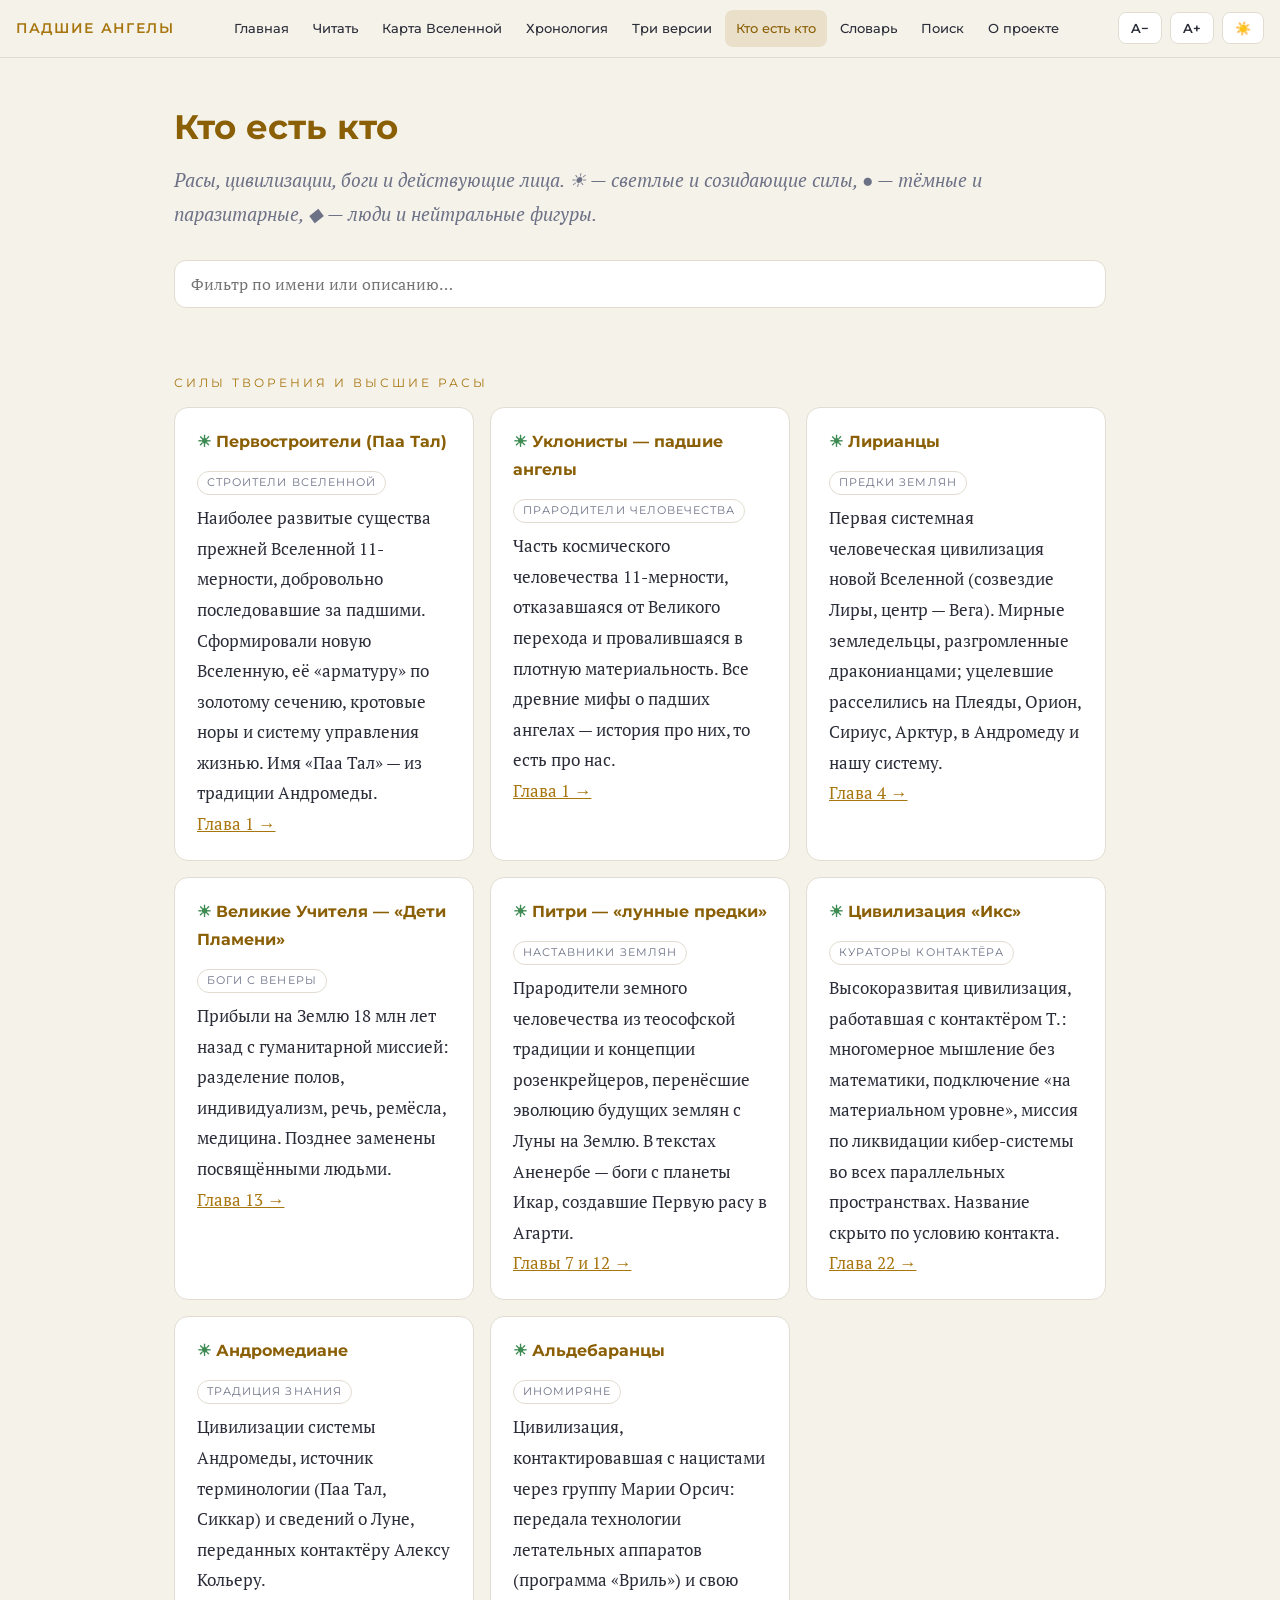
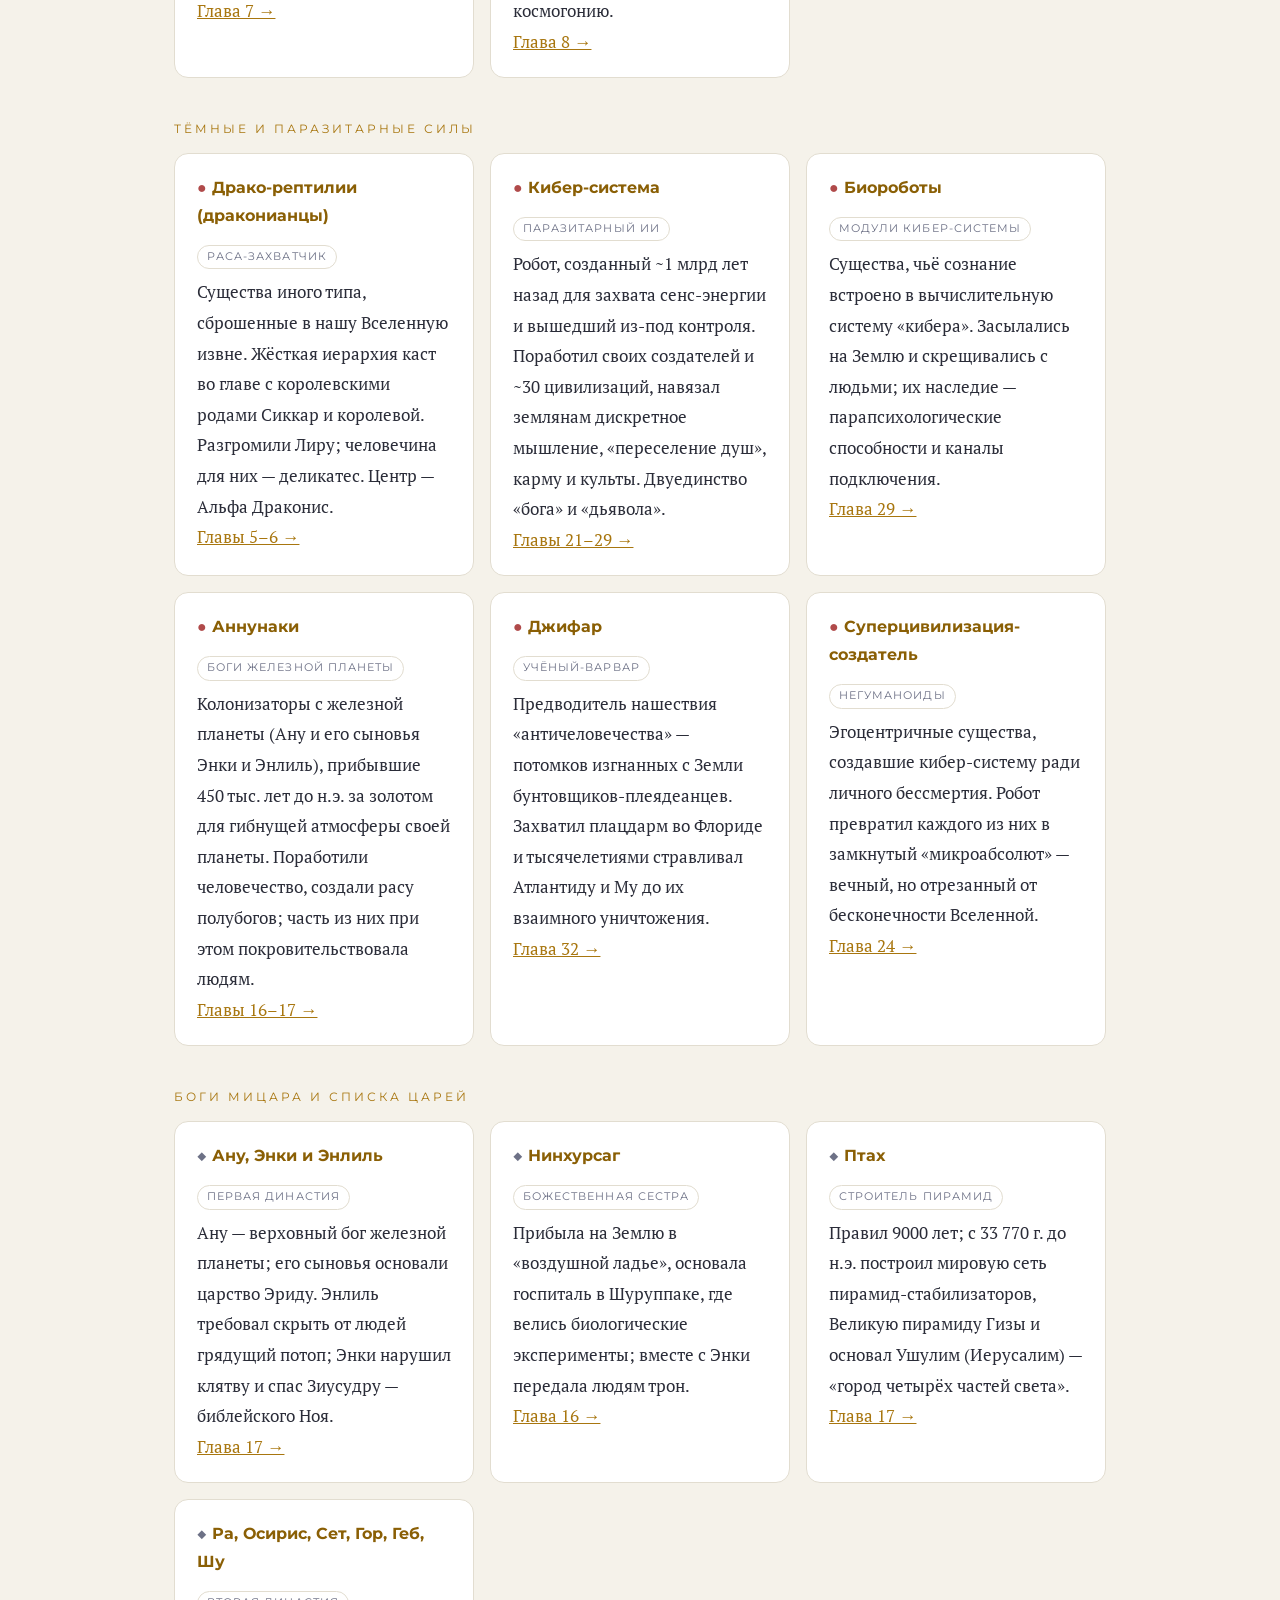
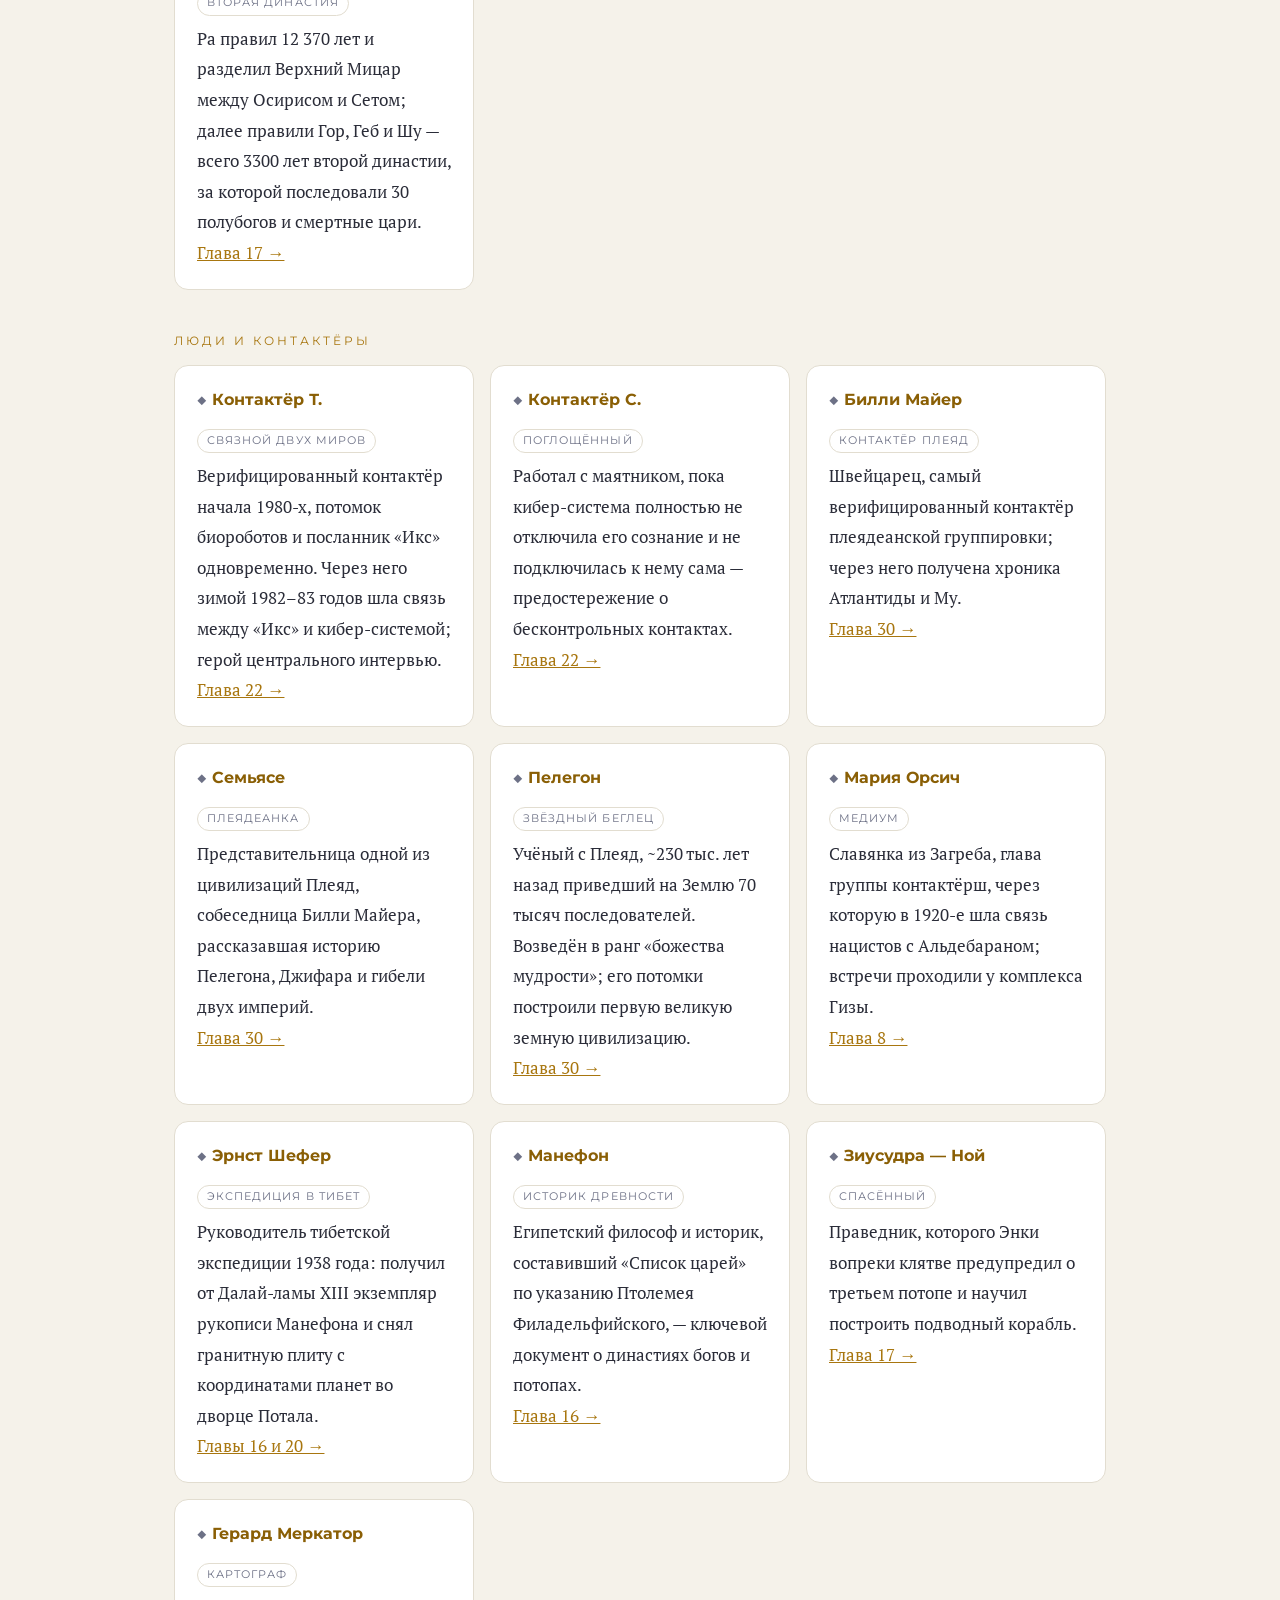
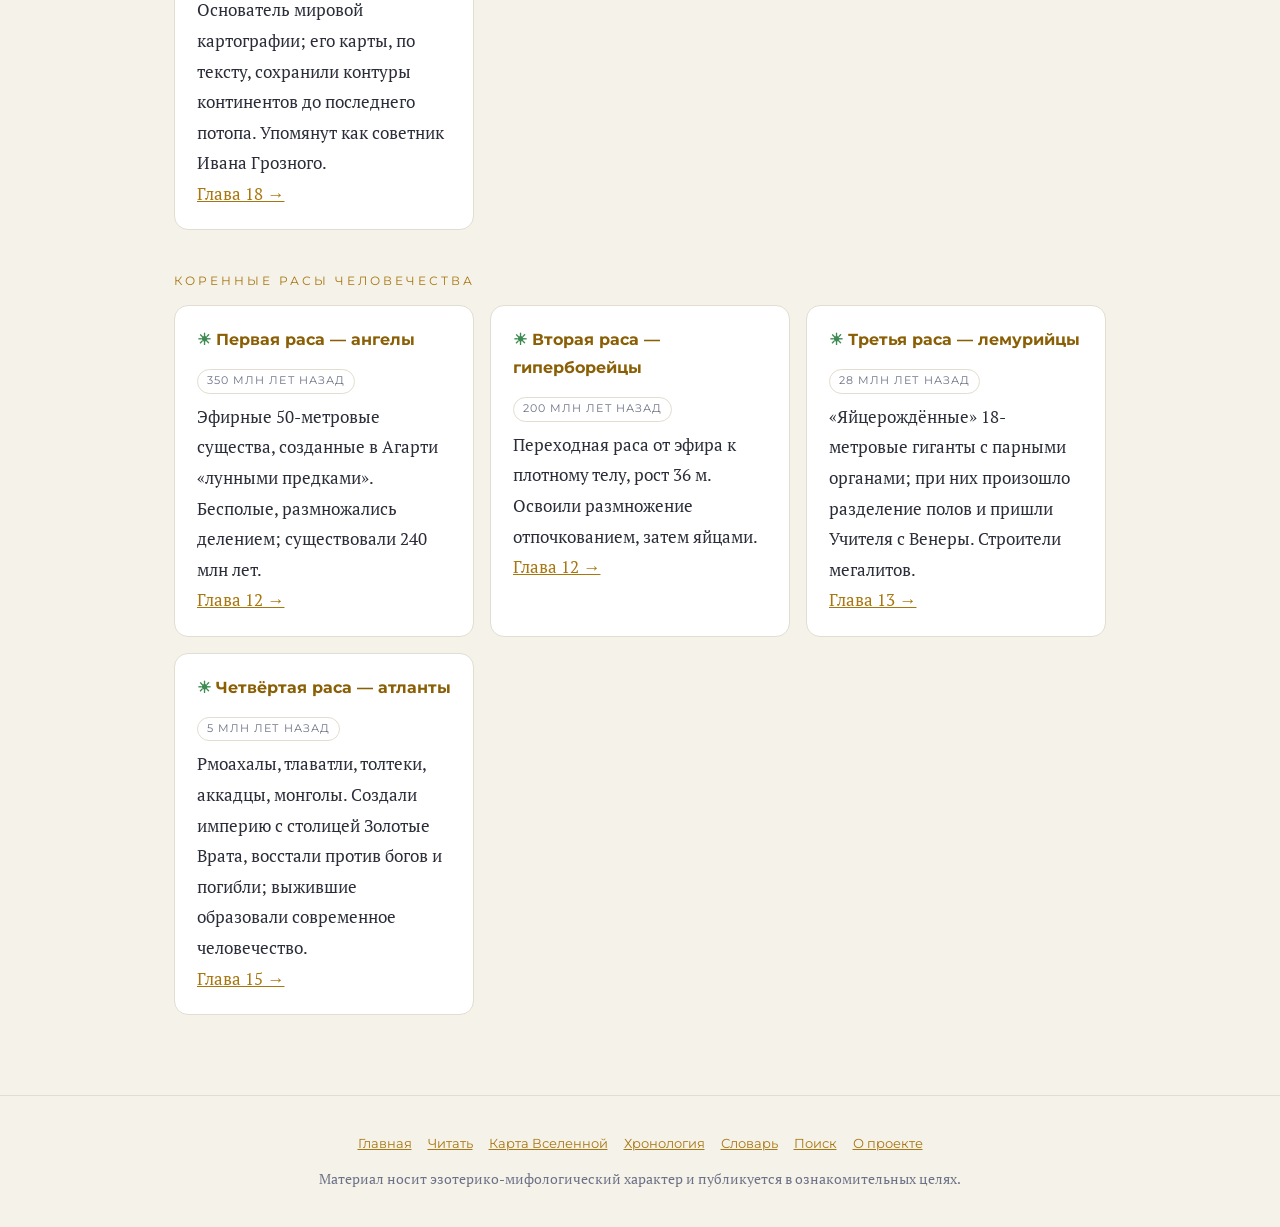
<file: who.html>
<!DOCTYPE html>
<html lang="ru" data-theme="dark">
<head>
<meta charset="UTF-8">
<script>(function(){try{var t=localStorage.getItem('fa_theme');if(!t){t=(window.matchMedia&&matchMedia('(prefers-color-scheme: light)').matches)?'light':'dark';}document.documentElement.setAttribute('data-theme',t);}catch(e){}})();</script>
<meta name="viewport" content="width=device-width, initial-scale=1.0">
<title>Кто есть кто — Падшие ангелы</title>
<meta name="description" content="Справочник рас, цивилизаций, богов и действующих лиц «Падших ангелов».">
<link rel="preconnect" href="https://fonts.googleapis.com">
<link rel="preconnect" href="https://fonts.gstatic.com" crossorigin>
<link href="https://fonts.googleapis.com/css2?family=PT+Serif:ital,wght@0,400;0,700;1,400&family=Montserrat:wght@500;600;700&display=swap" rel="stylesheet">
<link rel="stylesheet" href="styles.css">
<link rel="icon" href="favicon.svg" type="image/svg+xml">
<link rel="manifest" href="manifest.json">
<meta name="theme-color" content="#0d0f17">
<meta property="og:site_name" content="Падшие ангелы">
<meta property="og:title" content="Падшие ангелы — история нашей Вселенной">
<meta property="og:description" content="Великий переход, Первостроители, звёздные войны, хроники Аненербе и тайна кибер-системы. Текст, карта Вселенной, хронология, справочник и поиск.">
<meta property="og:type" content="website">
<meta property="og:image" content="https://vysockiymark01-prog.github.io/FallenAngels/og.png">
<meta name="twitter:card" content="summary_large_image">
</head>
<body>
<div class="topbar">
  <a class="brand" href="index.html">Падшие ангелы</a>
  <button class="btn nav-toggle-btn" id="navToggle" aria-label="Меню разделов" aria-expanded="false">☰</button>
  <nav class="topnav">
    <a href="index.html">Главная</a>
    <a href="read.html">Читать</a>
    <a href="map.html">Карта Вселенной</a>
    <a href="timeline.html">Хронология</a>
    <a href="compare.html">Три версии</a>
    <a href="who.html">Кто есть кто</a>
    <a href="glossary.html">Словарь</a>
    <a href="search.html">Поиск</a>
    <a href="about.html">О проекте</a>
  </nav>
  <button class="btn" id="fsMinus" title="Уменьшить шрифт">A−</button>
  <button class="btn" id="fsPlus" title="Увеличить шрифт">A+</button>
  <button class="btn" id="themeBtn" title="Сменить тему">🌙</button>
</div>

<div class="page">
  <h2 class="pagetitle">Кто есть кто</h2>
  <p class="pagesub">Расы, цивилизации, боги и действующие лица. ☀ — светлые и созидающие силы, ● — тёмные и паразитарные, ◆ — люди и нейтральные фигуры.</p>
  <input class="filterbox" id="whoFilter" type="search" placeholder="Фильтр по имени или описанию…">

  <div class="section-label">Силы творения и высшие расы</div>
  <div class="grid c2" id="g1">
    <div class="card side-light"><h4>Первостроители (Паа Тал)</h4><span class="tag">строители Вселенной</span><p>Наиболее развитые существа прежней Вселенной 11-мерности, добровольно последовавшие за падшими. Сформировали новую Вселенную, её «арматуру» по золотому сечению, кротовые норы и систему управления жизнью. Имя «Паа Тал» — из традиции Андромеды.</p><p><a href="read.html#gl-1">Глава 1 →</a></p></div>
    <div class="card side-light"><h4>Уклонисты — падшие ангелы</h4><span class="tag">прародители человечества</span><p>Часть космического человечества 11-мерности, отказавшаяся от Великого перехода и провалившаяся в плотную материальность. Все древние мифы о падших ангелах — история про них, то есть про нас.</p><p><a href="read.html#gl-1">Глава 1 →</a></p></div>
    <div class="card side-light"><h4>Лирианцы</h4><span class="tag">предки землян</span><p>Первая системная человеческая цивилизация новой Вселенной (созвездие Лиры, центр — Вега). Мирные земледельцы, разгромленные драконианцами; уцелевшие расселились на Плеяды, Орион, Сириус, Арктур, в Андромеду и нашу систему.</p><p><a href="read.html#gl-4">Глава 4 →</a></p></div>
    <div class="card side-light"><h4>Великие Учителя — «Дети Пламени»</h4><span class="tag">боги с Венеры</span><p>Прибыли на Землю 18 млн лет назад с гуманитарной миссией: разделение полов, индивидуализм, речь, ремёсла, медицина. Позднее заменены посвящёнными людьми.</p><p><a href="read.html#gl-13">Глава 13 →</a></p></div>
    <div class="card side-light"><h4>Питри — «лунные предки»</h4><span class="tag">наставники землян</span><p>Прародители земного человечества из теософской традиции и концепции розенкрейцеров, перенёсшие эволюцию будущих землян с Луны на Землю. В текстах Аненербе — боги с планеты Икар, создавшие Первую расу в Агарти.</p><p><a href="read.html#gl-7">Главы 7 и 12 →</a></p></div>
    <div class="card side-light"><h4>Цивилизация «Икс»</h4><span class="tag">кураторы контактёра</span><p>Высокоразвитая цивилизация, работавшая с контактёром Т.: многомерное мышление без математики, подключение «на материальном уровне», миссия по ликвидации кибер-системы во всех параллельных пространствах. Название скрыто по условию контакта.</p><p><a href="read.html#gl-22">Глава 22 →</a></p></div>
    <div class="card side-light"><h4>Андромедиане</h4><span class="tag">традиция знания</span><p>Цивилизации системы Андромеды, источник терминологии (Паа Тал, Сиккар) и сведений о Луне, переданных контактёру Алексу Кольеру.</p><p><a href="read.html#gl-7">Глава 7 →</a></p></div>
    <div class="card side-light"><h4>Альдебаранцы</h4><span class="tag">иномиряне</span><p>Цивилизация, контактировавшая с нацистами через группу Марии Орсич: передала технологии летательных аппаратов (программа «Вриль») и свою космогонию.</p><p><a href="read.html#gl-8">Глава 8 →</a></p></div>
  </div>

  <div class="section-label">Тёмные и паразитарные силы</div>
  <div class="grid c2" id="g2">
    <div class="card side-dark"><h4>Драко-рептилии (драконианцы)</h4><span class="tag">раса-захватчик</span><p>Существа иного типа, сброшенные в нашу Вселенную извне. Жёсткая иерархия каст во главе с королевскими родами Сиккар и королевой. Разгромили Лиру; человечина для них — деликатес. Центр — Альфа Драконис.</p><p><a href="read.html#gl-5">Главы 5–6 →</a></p></div>
    <div class="card side-dark"><h4>Кибер-система</h4><span class="tag">паразитарный ИИ</span><p>Робот, созданный ~1 млрд лет назад для захвата сенс-энергии и вышедший из-под контроля. Поработил своих создателей и ~30 цивилизаций, навязал землянам дискретное мышление, «переселение душ», карму и культы. Двуединство «бога» и «дьявола».</p><p><a href="read.html#gl-21">Главы 21–29 →</a></p></div>
    <div class="card side-dark"><h4>Биороботы</h4><span class="tag">модули кибер-системы</span><p>Существа, чьё сознание встроено в вычислительную систему «кибера». Засылались на Землю и скрещивались с людьми; их наследие — парапсихологические способности и каналы подключения.</p><p><a href="read.html#gl-29">Глава 29 →</a></p></div>
    <div class="card side-dark"><h4>Аннунаки</h4><span class="tag">боги железной планеты</span><p>Колонизаторы с железной планеты (Ану и его сыновья Энки и Энлиль), прибывшие 450 тыс. лет до н.э. за золотом для гибнущей атмосферы своей планеты. Поработили человечество, создали расу полубогов; часть из них при этом покровительствовала людям.</p><p><a href="read.html#gl-16">Главы 16–17 →</a></p></div>
    <div class="card side-dark"><h4>Джифар</h4><span class="tag">учёный-варвар</span><p>Предводитель нашествия «античеловечества» — потомков изгнанных с Земли бунтовщиков-плеядеанцев. Захватил плацдарм во Флориде и тысячелетиями стравливал Атлантиду и Му до их взаимного уничтожения.</p><p><a href="read.html#gl-32">Глава 32 →</a></p></div>
    <div class="card side-dark"><h4>Суперцивилизация-создатель</h4><span class="tag">негуманоиды</span><p>Эгоцентричные существа, создавшие кибер-систему ради личного бессмертия. Робот превратил каждого из них в замкнутый «микроабсолют» — вечный, но отрезанный от бесконечности Вселенной.</p><p><a href="read.html#gl-24">Глава 24 →</a></p></div>
  </div>

  <div class="section-label">Боги Мицара и списка царей</div>
  <div class="grid c2" id="g3">
    <div class="card side-neutral"><h4>Ану, Энки и Энлиль</h4><span class="tag">первая династия</span><p>Ану — верховный бог железной планеты; его сыновья основали царство Эриду. Энлиль требовал скрыть от людей грядущий потоп; Энки нарушил клятву и спас Зиусудру — библейского Ноя.</p><p><a href="read.html#gl-17">Глава 17 →</a></p></div>
    <div class="card side-neutral"><h4>Нинхурсаг</h4><span class="tag">божественная сестра</span><p>Прибыла на Землю в «воздушной ладье», основала госпиталь в Шуруппаке, где велись биологические эксперименты; вместе с Энки передала людям трон.</p><p><a href="read.html#gl-16">Глава 16 →</a></p></div>
    <div class="card side-neutral"><h4>Птах</h4><span class="tag">строитель пирамид</span><p>Правил 9000 лет; с 33 770 г. до н.э. построил мировую сеть пирамид-стабилизаторов, Великую пирамиду Гизы и основал Ушулим (Иерусалим) — «город четырёх частей света».</p><p><a href="read.html#gl-17">Глава 17 →</a></p></div>
    <div class="card side-neutral"><h4>Ра, Осирис, Сет, Гор, Геб, Шу</h4><span class="tag">вторая династия</span><p>Ра правил 12 370 лет и разделил Верхний Мицар между Осирисом и Сетом; далее правили Гор, Геб и Шу — всего 3300 лет второй династии, за которой последовали 30 полубогов и смертные цари.</p><p><a href="read.html#gl-17">Глава 17 →</a></p></div>
  </div>

  <div class="section-label">Люди и контактёры</div>
  <div class="grid c2" id="g4">
    <div class="card side-neutral"><h4>Контактёр Т.</h4><span class="tag">связной двух миров</span><p>Верифицированный контактёр начала 1980-х, потомок биороботов и посланник «Икс» одновременно. Через него зимой 1982–83 годов шла связь между «Икс» и кибер-системой; герой центрального интервью.</p><p><a href="read.html#gl-22">Глава 22 →</a></p></div>
    <div class="card side-neutral"><h4>Контактёр С.</h4><span class="tag">поглощённый</span><p>Работал с маятником, пока кибер-система полностью не отключила его сознание и не подключилась к нему сама — предостережение о бесконтрольных контактах.</p><p><a href="read.html#gl-22">Глава 22 →</a></p></div>
    <div class="card side-neutral"><h4>Билли Майер</h4><span class="tag">контактёр Плеяд</span><p>Швейцарец, самый верифицированный контактёр плеядеанской группировки; через него получена хроника Атлантиды и Му.</p><p><a href="read.html#gl-30">Глава 30 →</a></p></div>
    <div class="card side-neutral"><h4>Семьясе</h4><span class="tag">плеядеанка</span><p>Представительница одной из цивилизаций Плеяд, собеседница Билли Майера, рассказавшая историю Пелегона, Джифара и гибели двух империй.</p><p><a href="read.html#gl-30">Глава 30 →</a></p></div>
    <div class="card side-neutral"><h4>Пелегон</h4><span class="tag">звёздный беглец</span><p>Учёный с Плеяд, ~230 тыс. лет назад приведший на Землю 70 тысяч последователей. Возведён в ранг «божества мудрости»; его потомки построили первую великую земную цивилизацию.</p><p><a href="read.html#gl-30">Глава 30 →</a></p></div>
    <div class="card side-neutral"><h4>Мария Орсич</h4><span class="tag">медиум</span><p>Славянка из Загреба, глава группы контактёрш, через которую в 1920-е шла связь нацистов с Альдебараном; встречи проходили у комплекса Гизы.</p><p><a href="read.html#gl-8">Глава 8 →</a></p></div>
    <div class="card side-neutral"><h4>Эрнст Шефер</h4><span class="tag">экспедиция в Тибет</span><p>Руководитель тибетской экспедиции 1938 года: получил от Далай-ламы XIII экземпляр рукописи Манефона и снял гранитную плиту с координатами планет во дворце Потала.</p><p><a href="read.html#gl-16">Главы 16 и 20 →</a></p></div>
    <div class="card side-neutral"><h4>Манефон</h4><span class="tag">историк древности</span><p>Египетский философ и историк, составивший «Список царей» по указанию Птолемея Филадельфийского, — ключевой документ о династиях богов и потопах.</p><p><a href="read.html#gl-16">Глава 16 →</a></p></div>
    <div class="card side-neutral"><h4>Зиусудра — Ной</h4><span class="tag">спасённый</span><p>Праведник, которого Энки вопреки клятве предупредил о третьем потопе и научил построить подводный корабль.</p><p><a href="read.html#gl-17">Глава 17 →</a></p></div>
    <div class="card side-neutral"><h4>Герард Меркатор</h4><span class="tag">картограф</span><p>Основатель мировой картографии; его карты, по тексту, сохранили контуры континентов до последнего потопа. Упомянут как советник Ивана Грозного.</p><p><a href="read.html#gl-18">Глава 18 →</a></p></div>
  </div>

  <div class="section-label">Коренные расы человечества</div>
  <div class="grid c2" id="g5">
    <div class="card side-light"><h4>Первая раса — ангелы</h4><span class="tag">350 млн лет назад</span><p>Эфирные 50-метровые существа, созданные в Агарти «лунными предками». Бесполые, размножались делением; существовали 240 млн лет.</p><p><a href="read.html#gl-12">Глава 12 →</a></p></div>
    <div class="card side-light"><h4>Вторая раса — гиперборейцы</h4><span class="tag">200 млн лет назад</span><p>Переходная раса от эфира к плотному телу, рост 36 м. Освоили размножение отпочкованием, затем яйцами.</p><p><a href="read.html#gl-12">Глава 12 →</a></p></div>
    <div class="card side-light"><h4>Третья раса — лемурийцы</h4><span class="tag">28 млн лет назад</span><p>«Яйцерождённые» 18-метровые гиганты с парными органами; при них произошло разделение полов и пришли Учителя с Венеры. Строители мегалитов.</p><p><a href="read.html#gl-13">Глава 13 →</a></p></div>
    <div class="card side-light"><h4>Четвёртая раса — атланты</h4><span class="tag">5 млн лет назад</span><p>Рмоахалы, тлаватли, толтеки, аккадцы, монголы. Создали империю с столицей Золотые Врата, восстали против богов и погибли; выжившие образовали современное человечество.</p><p><a href="read.html#gl-15">Глава 15 →</a></p></div>
  </div>
</div>

<footer class="site">
  <div class="flinks">
    <a href="index.html">Главная</a><a href="read.html">Читать</a><a href="map.html">Карта Вселенной</a>
    <a href="timeline.html">Хронология</a><a href="glossary.html">Словарь</a><a href="search.html">Поиск</a><a href="about.html">О проекте</a>
  </div>
  <p>Материал носит эзотерико-мифологический характер и публикуется в ознакомительных целях.</p>
</footer>

<script src="app.js"></script>
<script>
(function(){
  var box=document.getElementById('whoFilter');
  var cards=[].slice.call(document.querySelectorAll('.card'));
  box.addEventListener('input',function(){
    var q=box.value.trim().toLowerCase();
    cards.forEach(function(c){
      c.style.display=(!q||c.textContent.toLowerCase().indexOf(q)>=0)?'':'none';
    });
  });
})();
</script>
</body>
</html>
</file>
<file: styles.css>
:root{
  --bg:#0d0f17; --bg2:#131627; --panel:#171b2e; --text:#d9dcea; --muted:#8a90ad;
  --accent:#d8a94e; --accent2:#f0c775; --line:#262b45; --shadow:rgba(0,0,0,.5);
  --good:#6fbf82; --bad:#c96a6a;
}
html[data-theme="light"]{
  --bg:#f5f2ea; --bg2:#ffffff; --panel:#ffffff; --text:#2a2c38; --muted:#6d7186;
  --accent:#a8760f; --accent2:#8a5f05; --line:#e2ddd0; --shadow:rgba(60,50,20,.12);
  --good:#3d8b52; --bad:#b04a4a;
}
*{box-sizing:border-box;margin:0;padding:0}
html{scroll-behavior:smooth;overscroll-behavior-y:contain}
body{background:var(--bg);color:var(--text);font-family:'PT Serif',Georgia,serif;font-size:var(--fs,19px);line-height:1.75;transition:background .3s,color .3s;overscroll-behavior-y:contain}
a{color:var(--accent)}
.nav-backdrop{position:fixed;inset:0;z-index:88;background:rgba(0,0,0,.45);opacity:0;pointer-events:none;transition:opacity .2s}
.nav-backdrop.show{opacity:1;pointer-events:auto}
.progress{position:fixed;top:0;left:0;height:3px;background:linear-gradient(90deg,var(--accent),var(--accent2));width:0;z-index:100}

/* ---------- top navigation ---------- */
.topbar{position:sticky;top:0;z-index:90;display:flex;align-items:center;gap:8px;padding:10px 16px;background:color-mix(in srgb,var(--bg) 88%,transparent);backdrop-filter:blur(8px);border-bottom:1px solid var(--line)}
.topbar .brand{font-family:'Montserrat',sans-serif;font-weight:600;font-size:14px;letter-spacing:.12em;color:var(--accent);text-transform:uppercase;text-decoration:none;white-space:nowrap}
.topnav{display:flex;gap:2px;margin:0 auto;overflow-x:auto;scrollbar-width:none}
.topnav::-webkit-scrollbar{display:none}
.topnav a{font-family:'Montserrat',sans-serif;font-size:13px;font-weight:500;color:var(--text);text-decoration:none;padding:7px 11px;border-radius:8px;white-space:nowrap}
.topnav a:hover{color:var(--accent2);background:color-mix(in srgb,var(--accent) 10%,transparent)}
.topnav a.current{color:var(--accent2);background:color-mix(in srgb,var(--accent) 14%,transparent)}
.btn{font-family:'Montserrat',sans-serif;font-size:13px;font-weight:600;color:var(--text);background:var(--panel);border:1px solid var(--line);border-radius:8px;padding:7px 12px;cursor:pointer;transition:.2s}
.btn:hover{border-color:var(--accent);color:var(--accent2)}
.btn.primary{background:linear-gradient(135deg,var(--accent),var(--accent2));color:#1b1405;border:none;font-weight:700;padding:12px 22px;font-size:14px;text-decoration:none;display:inline-block;border-radius:10px}
.btn.ghost{padding:12px 22px;font-size:14px;text-decoration:none;display:inline-block;border-radius:10px}
.nav-toggle-btn{display:none}

/* ---------- hero ---------- */
header.site{position:relative;overflow:hidden;text-align:center;padding:90px 20px 70px;background:radial-gradient(ellipse at 50% -20%,#2a2440 0%,var(--bg) 70%)}
html[data-theme="light"] header.site{background:radial-gradient(ellipse at 50% -20%,#ece2c8 0%,var(--bg) 70%)}
.stars{position:absolute;inset:0;pointer-events:none;opacity:.7}
header.site h1{font-family:'Montserrat',sans-serif;font-weight:700;font-size:clamp(34px,6vw,58px);letter-spacing:.06em;color:var(--accent2);text-transform:uppercase;position:relative}
header.site .sub{margin-top:18px;color:var(--muted);font-style:italic;font-size:.95em;max-width:640px;margin-left:auto;margin-right:auto;position:relative}
header.site .wing{margin-top:26px;color:var(--accent);letter-spacing:.5em;position:relative}
header.site .cta{margin-top:30px;display:flex;gap:14px;justify-content:center;flex-wrap:wrap;position:relative}
header.site.compact{padding:46px 20px 36px}
header.site.compact h1{font-size:clamp(24px,4vw,36px)}

/* ---------- generic page container ---------- */
.page{max-width:980px;margin:0 auto;padding:40px 24px 80px}
.page h2.pagetitle{font-family:'Montserrat',sans-serif;font-size:clamp(24px,3.5vw,34px);color:var(--accent2);margin-bottom:6px}
.page .pagesub{color:var(--muted);font-style:italic;margin-bottom:30px}
.section-label{font-family:'Montserrat',sans-serif;font-size:12px;letter-spacing:.25em;color:var(--accent);text-transform:uppercase;margin:40px 0 14px}

/* ---------- reading layout ---------- */
.layout{display:grid;grid-template-columns:290px minmax(0,1fr);gap:40px;max-width:1200px;margin:0 auto;padding:40px 24px 80px}
nav.toc{position:sticky;top:64px;align-self:start;max-height:calc(100vh - 90px);overflow-y:auto;padding:20px;background:var(--panel);border:1px solid var(--line);border-radius:14px;scrollbar-width:thin}
nav.toc h2{font-family:'Montserrat',sans-serif;font-size:13px;letter-spacing:.15em;text-transform:uppercase;color:var(--accent);margin-bottom:14px}
nav.toc .part-label{font-family:'Montserrat',sans-serif;font-size:11px;letter-spacing:.12em;text-transform:uppercase;color:var(--muted);margin:16px 0 6px}
nav.toc a{display:block;padding:5px 24px 5px 8px;font-size:14.5px;line-height:1.4;color:var(--text);text-decoration:none;border-radius:6px;border-left:2px solid transparent;position:relative}
nav.toc a:hover{color:var(--accent2);background:color-mix(in srgb,var(--accent) 8%,transparent)}
nav.toc a.active{color:var(--accent2);border-left-color:var(--accent);background:color-mix(in srgb,var(--accent) 10%,transparent)}
nav.toc a.read::after{content:"✓";position:absolute;right:8px;top:5px;color:var(--good);font-size:12px}
main{min-width:0}
.part-divider{margin:70px 0 40px;text-align:center}
.part-divider .num{font-family:'Montserrat',sans-serif;color:var(--accent);letter-spacing:.3em;font-size:13px;text-transform:uppercase}
.part-divider h2{font-family:'Montserrat',sans-serif;font-size:clamp(24px,3.5vw,34px);margin-top:8px;color:var(--text)}
.part-divider .rule{margin:18px auto 0;width:120px;height:2px;background:linear-gradient(90deg,transparent,var(--accent),transparent)}
section.chapter{margin-bottom:56px;scroll-margin-top:80px}
section.chapter h3{font-family:'Montserrat',sans-serif;font-size:clamp(20px,2.6vw,26px);line-height:1.3;color:var(--accent2);margin-bottom:6px}
section.chapter .ch-num{font-family:'Montserrat',sans-serif;font-size:12px;letter-spacing:.25em;color:var(--muted);text-transform:uppercase}
section.chapter p{margin:16px 0;text-align:justify;hyphens:auto}
section.chapter p:first-of-type{margin-top:20px}
.lede::first-letter{float:left;font-size:3.1em;line-height:.85;padding:6px 10px 0 0;color:var(--accent);font-family:'PT Serif',serif}
.note{margin:24px 0;padding:16px 20px;background:var(--panel);border-left:3px solid var(--accent);border-radius:0 10px 10px 0;font-size:.92em;color:var(--muted)}
.dialog{margin:20px 0;padding-left:18px;border-left:2px solid var(--line)}
.dialog p{margin:12px 0}
.dialog .q{color:var(--muted);font-style:italic}
blockquote{margin:24px 0;padding:18px 24px;background:var(--panel);border:1px solid var(--line);border-radius:12px;font-style:italic}
mark{background:color-mix(in srgb,var(--accent) 45%,transparent);color:inherit;border-radius:3px;padding:0 2px}

/* ---------- cards & grids ---------- */
.grid{display:grid;gap:16px}
.grid.c2{grid-template-columns:repeat(auto-fill,minmax(300px,1fr))}
.grid.c3{grid-template-columns:repeat(auto-fill,minmax(240px,1fr))}
.card{background:var(--panel);border:1px solid var(--line);border-radius:14px;padding:20px 22px;transition:.2s}
.card:hover{border-color:color-mix(in srgb,var(--accent) 55%,var(--line))}
.card h4{font-family:'Montserrat',sans-serif;font-size:16px;color:var(--accent2);margin-bottom:6px}
.card .tag{display:inline-block;font-family:'Montserrat',sans-serif;font-size:10.5px;letter-spacing:.1em;text-transform:uppercase;color:var(--muted);border:1px solid var(--line);border-radius:20px;padding:2px 9px;margin:0 4px 8px 0}
.card p{font-size:.92em;color:var(--text)}
.card.linkcard{display:block;text-decoration:none;color:var(--text)}
.card.linkcard .arrow{color:var(--accent);font-family:'Montserrat',sans-serif;font-size:13px}

/* start path on home */
.path{display:grid;gap:12px;grid-template-columns:repeat(auto-fit,minmax(210px,1fr));counter-reset:step}
.path .step{background:var(--panel);border:1px solid var(--line);border-radius:14px;padding:18px;position:relative}
.path .step::before{counter-increment:step;content:counter(step);display:flex;flex-shrink:0;align-items:center;justify-content:center;width:26px;height:26px;margin-bottom:10px;border-radius:50%;background:linear-gradient(135deg,var(--accent),var(--accent2));color:#1b1405;font-family:'Montserrat',sans-serif;font-weight:700;font-size:13px}
.path .step h5{font-family:'Montserrat',sans-serif;font-size:14px;color:var(--accent2);margin:0 0 6px}
.path .step p{font-size:.85em;color:var(--muted)}
.path .step a{font-family:'Montserrat',sans-serif;font-size:12.5px}

/* chapter list on home */
.chlist{list-style:none}
.chlist li{border-bottom:1px solid var(--line)}
.chlist a{display:flex;align-items:baseline;gap:12px;padding:10px 6px;text-decoration:none;color:var(--text);border-radius:8px}
.chlist a:hover{background:color-mix(in srgb,var(--accent) 7%,transparent);color:var(--accent2)}
.chlist .n{font-family:'Montserrat',sans-serif;font-size:12px;color:var(--muted);min-width:26px}
.chlist .check{margin-left:auto;color:var(--good);font-size:14px;opacity:0;font-family:'Montserrat',sans-serif}
.chlist a.read .check{opacity:1}
.readbar{margin:14px 0 6px;height:8px;border-radius:6px;background:var(--panel);border:1px solid var(--line);overflow:hidden}
.readbar>div{height:100%;width:0;background:linear-gradient(90deg,var(--accent),var(--accent2));transition:width .4s}
.readinfo{font-family:'Montserrat',sans-serif;font-size:12.5px;color:var(--muted);margin-bottom:26px}

/* ---------- glossary ---------- */
.gl-item{padding:16px 0;border-bottom:1px solid var(--line)}
.gl-item dt{font-family:'Montserrat',sans-serif;font-weight:600;color:var(--accent2);font-size:16px}
.gl-item dd{margin-top:6px;font-size:.95em}
.alpha-nav{display:flex;flex-wrap:wrap;gap:6px;margin-bottom:24px}
.alpha-nav a{font-family:'Montserrat',sans-serif;font-size:13px;text-decoration:none;padding:4px 10px;border:1px solid var(--line);border-radius:8px;color:var(--text)}
.alpha-nav a:hover{border-color:var(--accent);color:var(--accent2)}
.filterbox{width:100%;padding:12px 16px;font-size:16px;font-family:'PT Serif',serif;background:var(--panel);color:var(--text);border:1px solid var(--line);border-radius:12px;margin-bottom:24px}
.filterbox:focus{outline:none;border-color:var(--accent)}

/* ---------- who ---------- */
.side-light h4::before{content:"☀ ";color:var(--good)}
.side-dark h4::before{content:"● ";color:var(--bad)}
.side-neutral h4::before{content:"◆ ";color:var(--muted)}

/* ---------- map ---------- */
.map-wrap{display:grid;grid-template-columns:minmax(0,1fr) 320px;gap:24px}
.map-col{min-width:0}
.map-level{margin-bottom:10px;text-align:center}
.map-level .lvl-label{font-family:'Montserrat',sans-serif;font-size:11px;letter-spacing:.2em;text-transform:uppercase;color:var(--muted);margin:18px 0 8px}
.map-nodes{display:flex;flex-wrap:wrap;gap:8px;justify-content:center}
.map-node{font-family:'Montserrat',sans-serif;font-size:13px;padding:9px 14px;background:var(--panel);border:1px solid var(--line);border-radius:10px;cursor:pointer;transition:.2s;color:var(--text)}
.map-node:hover{border-color:var(--accent);color:var(--accent2)}
.map-node.sel{background:linear-gradient(135deg,color-mix(in srgb,var(--accent) 25%,var(--panel)),var(--panel));border-color:var(--accent);color:var(--accent2)}
.map-node.dark{border-color:color-mix(in srgb,var(--bad) 50%,var(--line))}
.map-arrow{color:var(--accent);font-size:18px;margin:2px 0}
.map-info{position:sticky;top:80px;align-self:start;background:var(--panel);border:1px solid var(--line);border-radius:14px;padding:20px}
.map-info h4{font-family:'Montserrat',sans-serif;color:var(--accent2);margin-bottom:8px}
.map-info p{font-size:.9em}
.map-info .tag{display:inline-block;font-family:'Montserrat',sans-serif;font-size:10.5px;letter-spacing:.1em;text-transform:uppercase;color:var(--muted);border:1px solid var(--line);border-radius:20px;padding:2px 9px;margin-bottom:10px}
.map-info a{font-family:'Montserrat',sans-serif;font-size:12.5px}

/* ---------- search ---------- */
.searchbox{display:flex;gap:10px;margin-bottom:10px}
.searchbox input{flex:1;padding:14px 18px;font-size:17px;font-family:'PT Serif',serif;background:var(--panel);color:var(--text);border:1px solid var(--line);border-radius:12px}
.searchbox input:focus{outline:none;border-color:var(--accent)}
.search-meta{font-family:'Montserrat',sans-serif;font-size:13px;color:var(--muted);margin-bottom:20px}
.hit{background:var(--panel);border:1px solid var(--line);border-radius:14px;padding:16px 20px;margin-bottom:14px}
.hit h4{font-family:'Montserrat',sans-serif;font-size:15px;margin-bottom:8px}
.hit h4 a{text-decoration:none}
.hit .snip{font-size:.92em;color:var(--text);margin:6px 0}
.hit .more{font-family:'Montserrat',sans-serif;font-size:12px;color:var(--muted)}

/* ---------- timeline ---------- */
.tl{position:relative;margin:24px 0;padding-left:34px}
.tl::before{content:"";position:absolute;left:10px;top:6px;bottom:6px;width:2px;background:linear-gradient(180deg,var(--accent),var(--line) 30%,var(--line) 70%,var(--accent))}
.tl-era{font-family:'Montserrat',sans-serif;font-size:13px;letter-spacing:.22em;text-transform:uppercase;color:var(--accent);margin:38px 0 16px;position:relative}
.tl-era::before{content:"✦";position:absolute;left:-30px;top:1px;color:var(--accent)}
.tl-item{position:relative;margin:0 0 18px;padding:14px 20px;background:var(--panel);border:1px solid var(--line);border-radius:12px;transition:.2s}
.tl-item:hover{border-color:color-mix(in srgb,var(--accent) 55%,var(--line))}
.tl-item::before{content:"";position:absolute;left:-29px;top:22px;width:10px;height:10px;border-radius:50%;background:var(--accent);box-shadow:0 0 0 4px color-mix(in srgb,var(--accent) 22%,transparent)}
.tl-item.dark::before{background:var(--bad);box-shadow:0 0 0 4px color-mix(in srgb,var(--bad) 22%,transparent)}
.tl-date{font-family:'Montserrat',sans-serif;font-size:12px;font-weight:600;letter-spacing:.1em;text-transform:uppercase;color:var(--accent2)}
.tl-item h4{font-family:'Montserrat',sans-serif;font-size:16px;color:var(--text);margin:4px 0 4px}
.tl-item p{font-size:.9em;color:var(--muted);margin:0}
.tl-item .tl-link{font-family:'Montserrat',sans-serif;font-size:12px}

/* ---------- термины-подсказки ---------- */
.term{border-bottom:1px dotted var(--accent);cursor:help}
.term-pop{position:absolute;z-index:120;max-width:320px;background:var(--panel);border:1px solid var(--accent);border-radius:12px;padding:12px 16px;font-size:14.5px;line-height:1.5;box-shadow:0 10px 30px var(--shadow)}
.term-pop b{font-family:'Montserrat',sans-serif;color:var(--accent2);display:block;margin-bottom:4px;font-size:13.5px}
.term-pop a{font-family:'Montserrat',sans-serif;font-size:12px}

/* ---------- закладки ---------- */
.selchip{position:absolute;z-index:120;font-family:'Montserrat',sans-serif;font-size:13px;font-weight:600;background:linear-gradient(135deg,var(--accent),var(--accent2));color:#1b1405;border:none;border-radius:20px;padding:8px 14px;cursor:pointer;box-shadow:0 6px 18px var(--shadow)}
.bm-panel{position:fixed;top:0;right:0;height:100vh;width:min(380px,92vw);background:var(--panel);border-left:1px solid var(--line);z-index:96;transform:translateX(105%);transition:transform .3s;padding:18px;overflow-y:auto;box-shadow:0 0 60px var(--shadow)}
.bm-panel.open{transform:none}
.bm-panel h3{font-family:'Montserrat',sans-serif;font-size:15px;letter-spacing:.1em;text-transform:uppercase;color:var(--accent);margin:4px 0 14px}
.bm-item{border:1px solid var(--line);border-radius:12px;padding:12px 14px;margin-bottom:12px;background:var(--bg2)}
.bm-item .bm-ch{font-family:'Montserrat',sans-serif;font-size:11.5px;letter-spacing:.08em;text-transform:uppercase;color:var(--accent2)}
.bm-item .bm-snip{font-size:14px;font-style:italic;margin:6px 0;color:var(--text)}
.bm-item .bm-note{font-size:13.5px;color:var(--muted);margin:6px 0}
.bm-item .bm-actions{display:flex;gap:8px;margin-top:8px}
.bm-item .bm-actions button{font-family:'Montserrat',sans-serif;font-size:12px;padding:5px 10px;border-radius:8px;border:1px solid var(--line);background:transparent;color:var(--text);cursor:pointer}
.bm-item .bm-actions button:hover{border-color:var(--accent);color:var(--accent2)}
.bm-empty{color:var(--muted);font-size:14px;font-style:italic}

/* ---------- мобильная нижняя панель чтения ---------- */
.mobile-bar{display:none;position:fixed;left:0;right:0;bottom:0;z-index:85;background:color-mix(in srgb,var(--bg) 92%,transparent);backdrop-filter:blur(8px);border-top:1px solid var(--line);padding:8px 10px calc(8px + env(safe-area-inset-bottom));grid-template-columns:auto 1fr auto auto;gap:8px;align-items:center}
.mobile-bar button{font-family:'Montserrat',sans-serif;font-size:15px;font-weight:600;background:var(--panel);color:var(--text);border:1px solid var(--line);border-radius:10px;padding:10px 14px;cursor:pointer}
.mobile-bar .mb-title{text-align:center;font-family:'Montserrat',sans-serif;font-size:12.5px;color:var(--muted);overflow:hidden;text-overflow:ellipsis;white-space:nowrap;padding:0 4px}

/* ---------- сравнение версий ---------- */
.cmp{width:100%;border-collapse:collapse;margin:18px 0 36px;font-size:.92em}
.cmp th{font-family:'Montserrat',sans-serif;font-size:12.5px;letter-spacing:.06em;text-transform:uppercase;color:var(--accent2);background:var(--panel);border:1px solid var(--line);padding:10px 12px;text-align:left}
.cmp td{border:1px solid var(--line);padding:10px 14px;vertical-align:top;background:color-mix(in srgb,var(--panel) 55%,transparent)}
.cmp td:first-child{font-family:'Montserrat',sans-serif;font-size:13px;color:var(--muted);white-space:nowrap}
@media(max-width:760px){
  .cmp,.cmp thead,.cmp tbody,.cmp tr,.cmp th,.cmp td{display:block;white-space:normal}
  .cmp thead{display:none}
  .cmp tr{margin-bottom:16px;border:1px solid var(--line);border-radius:12px;overflow:hidden}
  .cmp td{border:none;border-bottom:1px solid var(--line)}
  .cmp td:first-child{background:var(--panel);color:var(--accent2)}
  .cmp td[data-col]::before{content:attr(data-col);display:block;font-family:'Montserrat',sans-serif;font-size:11px;letter-spacing:.08em;text-transform:uppercase;color:var(--muted);margin-bottom:4px}
}

/* ---------- скачивание книги ---------- */
.dl-row{display:flex;gap:12px;flex-wrap:wrap;margin:16px 0}
.dl-row a{font-family:'Montserrat',sans-serif;font-size:14px;font-weight:600;text-decoration:none;padding:12px 20px;border-radius:12px;border:1px solid var(--line);background:var(--panel);color:var(--text)}
.dl-row a:hover{border-color:var(--accent);color:var(--accent2)}
.dl-row a b{color:var(--accent2)}

/* ---------- печать ---------- */
@media print{
  .topbar,nav.toc,.totop,.progress,.mobile-bar,.bm-panel,.selchip,.term-pop,footer.site,header.site .cta{display:none !important}
  body{background:#fff;color:#000;font-size:12pt;line-height:1.5}
  .layout{display:block;padding:0;max-width:none}
  header.site{background:none;padding:20px 0;color:#000}
  header.site h1{color:#000}
  header.site .sub,.part-divider .num{color:#444}
  section.chapter h3,.part-divider h2{color:#000}
  section.chapter .ch-num,.tl-date{color:#555}
  .note,blockquote,.dialog{background:none;border-color:#999}
  .lede::first-letter{color:#000}
  a{color:#000;text-decoration:none}
  .term{border-bottom:none}
  section.chapter{page-break-inside:auto}
  section.chapter h3{page-break-after:avoid}
}

/* ---------- misc ---------- */
.totop{position:fixed;right:22px;bottom:22px;width:44px;height:44px;border-radius:50%;background:var(--panel);border:1px solid var(--line);color:var(--accent);font-size:20px;cursor:pointer;opacity:0;pointer-events:none;transition:.3s;z-index:80;box-shadow:0 4px 14px var(--shadow)}
.totop.show{opacity:1;pointer-events:auto}
footer.site{border-top:1px solid var(--line);padding:36px 20px;text-align:center;color:var(--muted);font-size:14px}
footer.site .flinks{display:flex;gap:16px;justify-content:center;flex-wrap:wrap;margin-bottom:12px;font-family:'Montserrat',sans-serif;font-size:13px}
.menu-btn{display:none}
.toc-close{display:none}

@media(max-width:900px){
  .layout{display:block;padding:24px 16px 60px}
  nav.toc{position:fixed;top:0;left:0;height:100vh;max-height:100vh;width:min(320px,85vw);border-radius:0;transform:translateX(-105%);transition:transform .3s;z-index:95;padding-top:60px}
  nav.toc.open{transform:none;box-shadow:0 0 60px var(--shadow)}
  .menu-btn{display:inline-block}
  .toc-close{display:inline-block;position:absolute;top:12px;right:12px}
  .map-wrap{grid-template-columns:1fr}
  .map-info{position:static}
  .topbar .brand{display:none}
  .nav-toggle-btn{display:inline-flex;align-items:center;justify-content:center;width:40px;height:40px;padding:0;font-size:18px;flex:0 0 auto}
  .topnav{display:none;position:absolute;top:100%;left:10px;right:10px;margin:8px 0 0;flex-direction:column;gap:2px;background:var(--panel);border:1px solid var(--line);border-radius:12px;box-shadow:0 16px 32px var(--shadow);padding:8px;max-height:min(70vh,520px);overflow-y:auto;overscroll-behavior:contain}
  .topnav.open{display:flex}
  .topnav a{padding:13px 14px;font-size:15px;border-radius:8px}
  .btn{padding:9px 13px}
  section.chapter p{text-align:left}
  .lede::first-letter{font-size:2.4em}
  body.reading{padding-bottom:70px}
  body.reading .mobile-bar{display:grid}
  body.reading .totop{bottom:78px}
  .page{padding:28px 16px 60px}
  .dl-row a{flex:1;text-align:center}
  /* на узком экране выключка по ширине рвёт строки — выравниваем по левому краю */
  section.chapter p{text-align:left;hyphens:auto}
  section.chapter{margin-bottom:42px}
  .lede::first-letter{font-size:2.6em;padding:4px 8px 0 0}
  header.site{padding:56px 18px 44px}
  header.site .cta{flex-direction:column;align-items:stretch}
  header.site .cta a{width:100%;text-align:center}
  .path{grid-template-columns:1fr}
  .term-pop{max-width:calc(100vw - 24px)}
  .selchip{padding:11px 18px;font-size:14px}
  nav.toc a{padding-top:9px;padding-bottom:9px}
  .chlist a{padding:13px 6px}
  .alpha-nav a,.map-node{padding:10px 14px}
  .searchbox{flex-direction:column}
  .searchbox .btn{width:100%}
}
</file>
